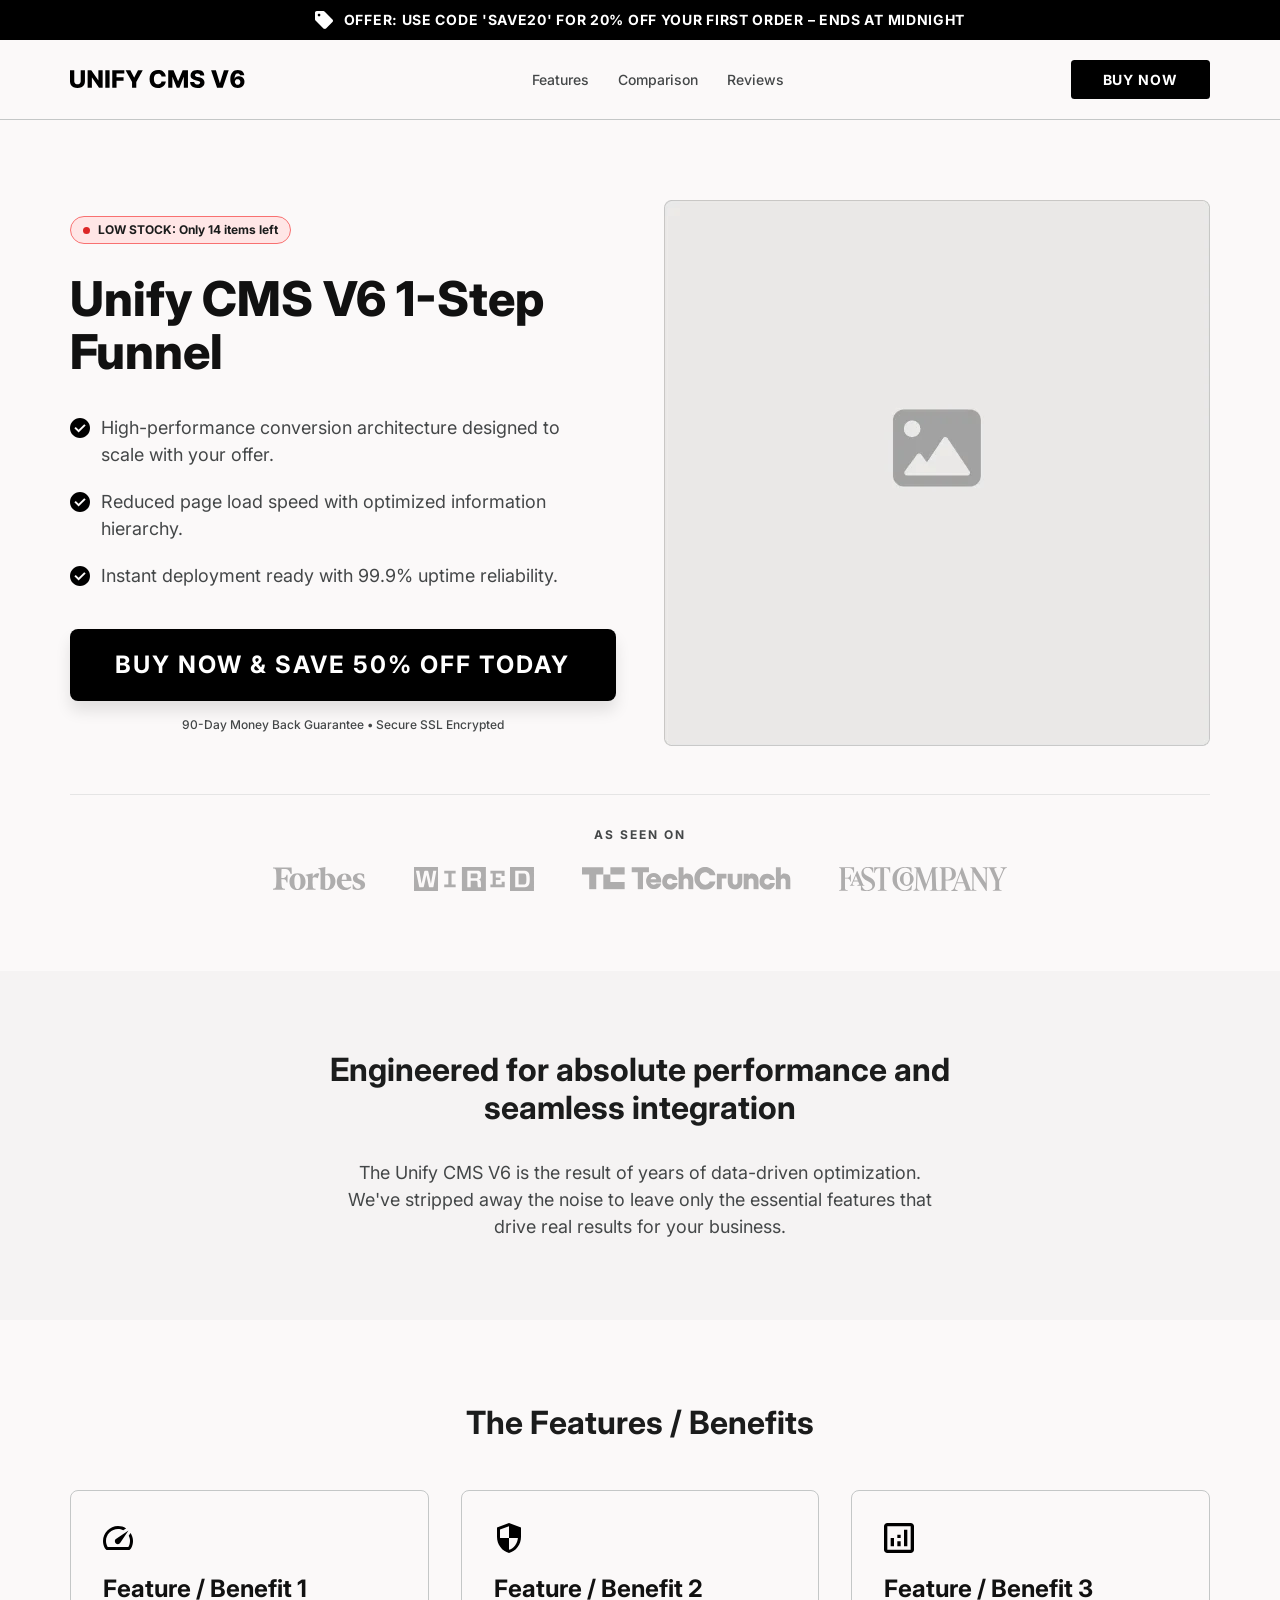
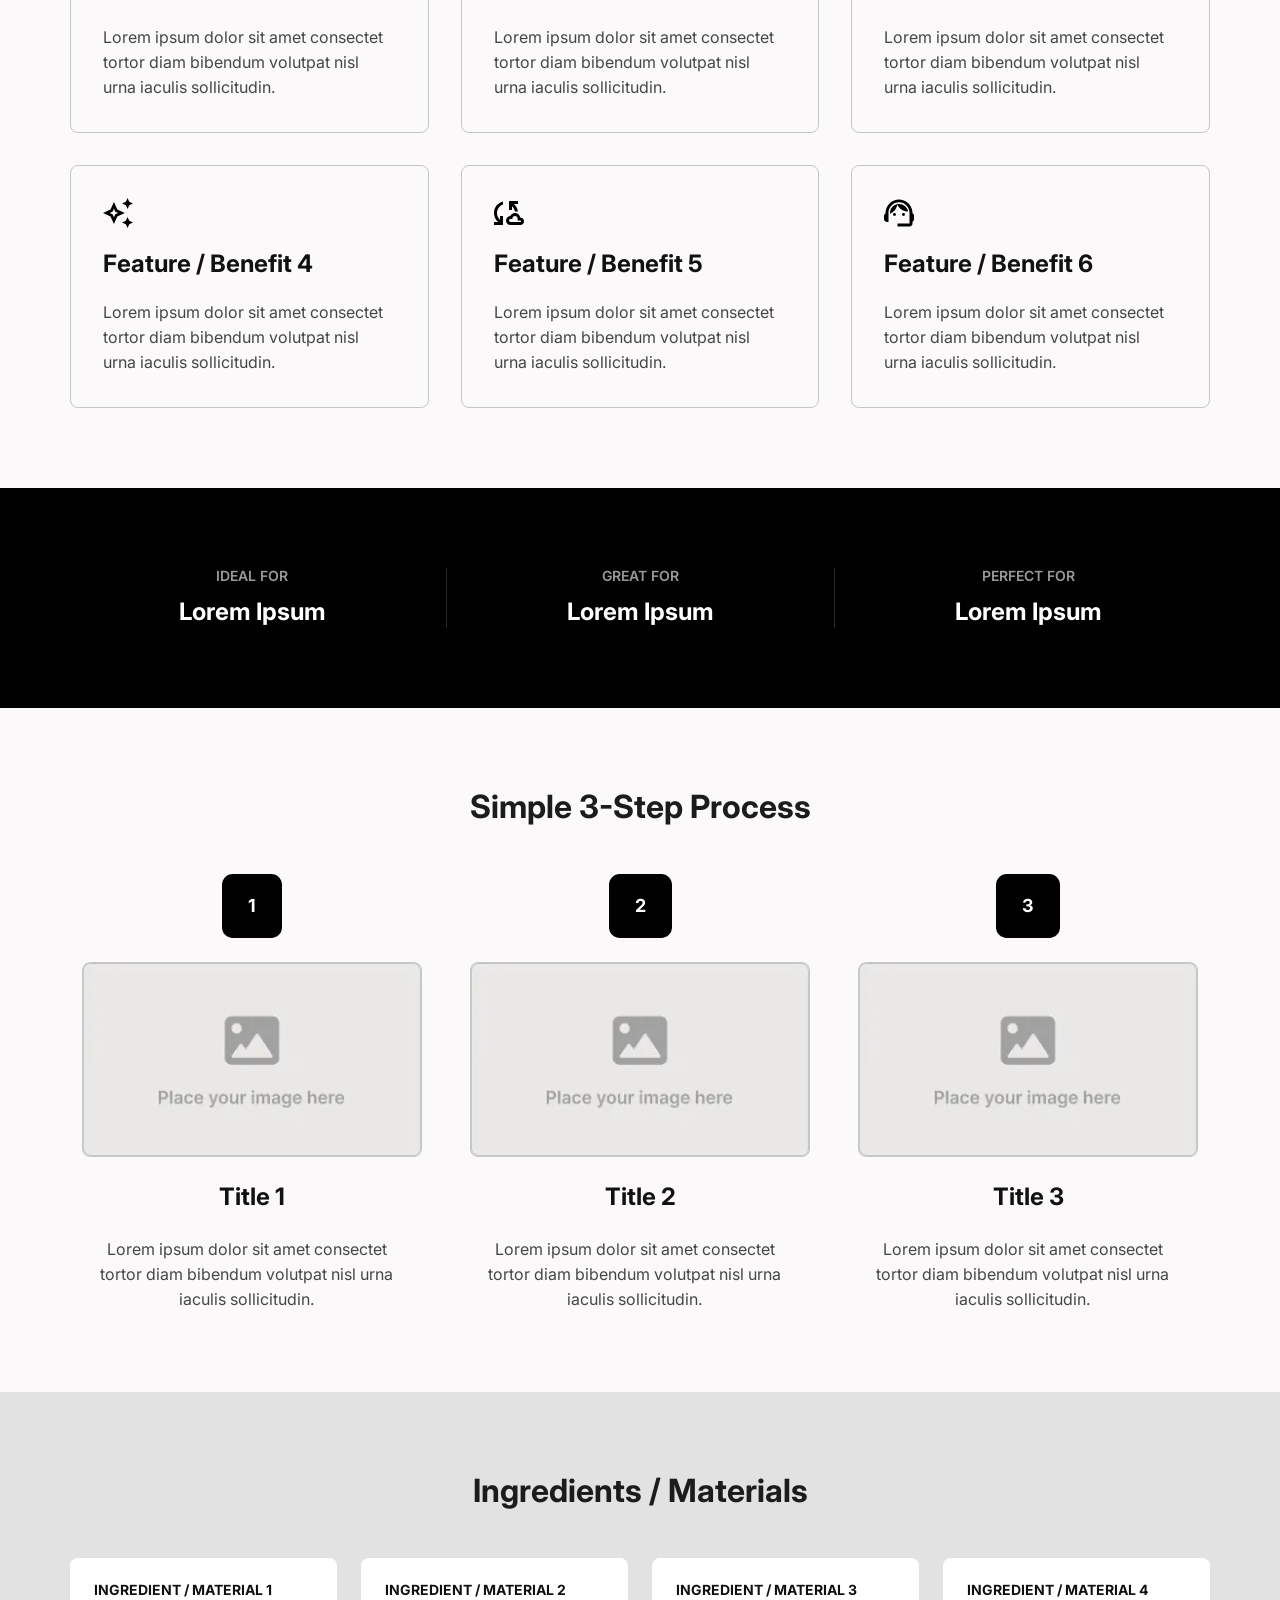
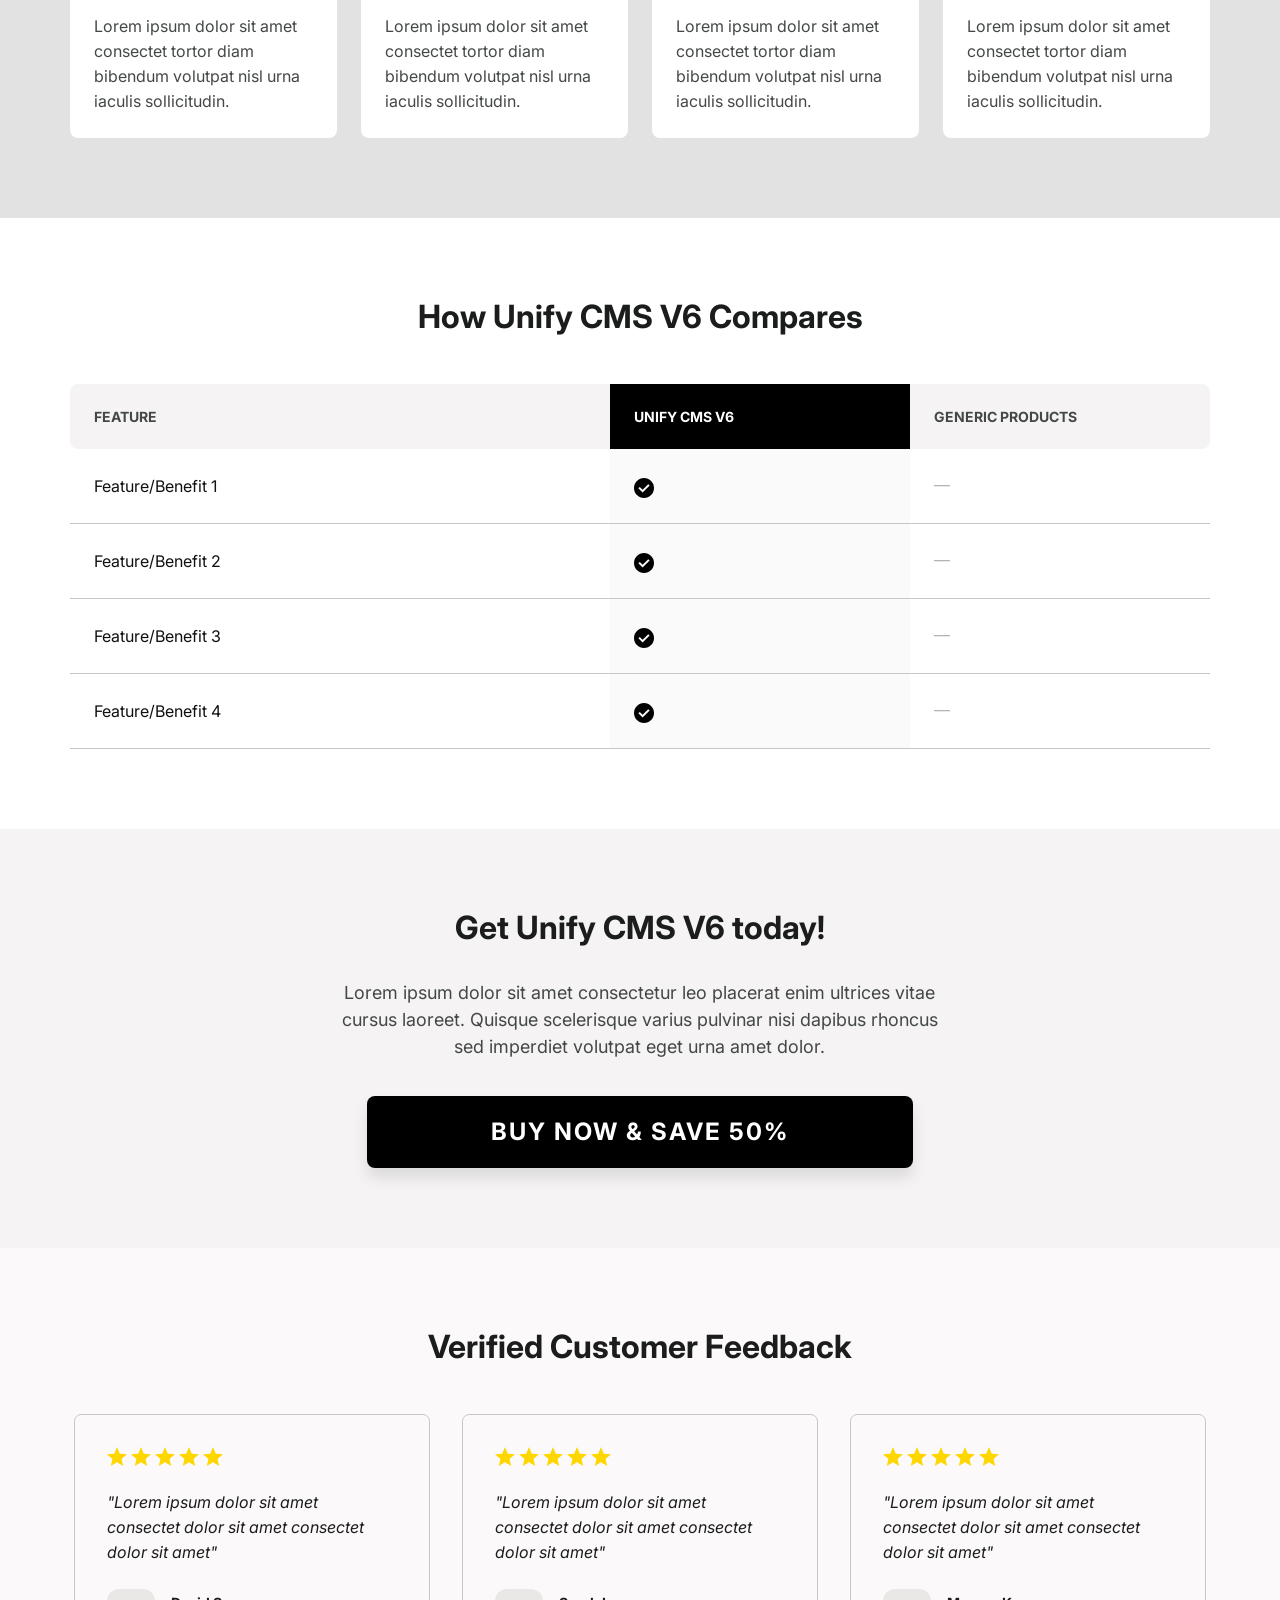
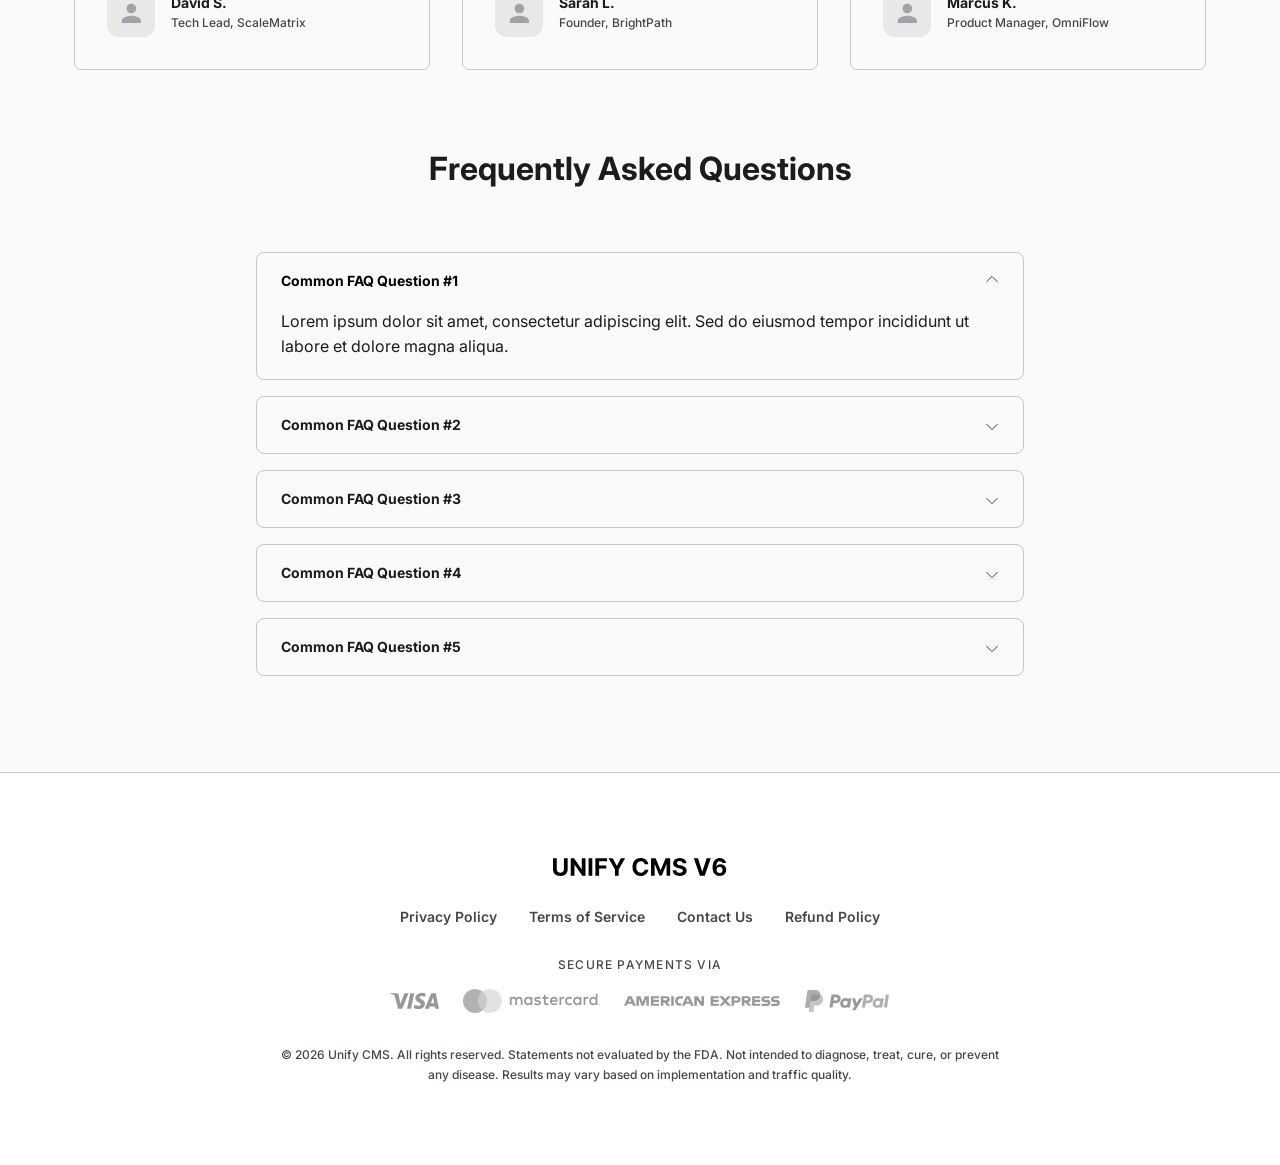
<file: index.html>
<!DOCTYPE html>
<html lang="en">

<head>
  <meta charset="UTF-8">
  <meta name="viewport" content="width=device-width, initial-scale=1.0">
  <title>Unify CMS V6</title>

  <!-- Google Fonts: Inter -->
  <link rel="preconnect" href="https://fonts.googleapis.com">
  <link rel="preconnect" href="https://fonts.gstatic.com" crossorigin>
  <link rel="preconnect" href="https://fonts.gstatic.com" crossorigin>
  <link href="https://fonts.googleapis.com/css2?family=Inter:ital,opsz,wght@0,14..32,100..900;1,14..32,100..900&display=swap" rel="stylesheet">

  <!-- Bootstrap 5 CDN -->
  <link href="https://cdn.jsdelivr.net/npm/bootstrap@5.3.3/dist/css/bootstrap.min.css" rel="stylesheet"
    integrity="sha384-QWTKZyjpPEjISv5WaRU9OFeRpok6YctnYmDr5pNlyT2bRjXh0JMhjY6hW+ALEwIH" crossorigin="anonymous">

  <!-- Custom CSS -->
  <link rel="stylesheet" href="css/style.css">
  <link rel="stylesheet" href="css/responsive.css">
</head>

<body class="landing-page">

  <!-- TOP BAR -->
  <div class="landing-top-bar">
    <div class="landing-container d-flex align-items-center justify-content-center landing-top-bar-inner ">
      <div class="landing-top-bar-marquee">
        <div class="landing-top-bar-track">
          <div class="landing-top-bar-content">
            <img src="images/top-bar-tag.svg" alt="Discount Offer" class="top-bar-icon">
            <span>OFFER: USE CODE 'SAVE20' FOR 20% OFF YOUR FIRST ORDER – ENDS AT MIDNIGHT</span>
          </div>
          <div class="landing-top-bar-content marquee-clone" aria-hidden="true">
            <img src="images/top-bar-tag.svg" alt="Discount Offer" class="top-bar-icon">
            <span>OFFER: USE CODE 'SAVE20' FOR 20% OFF YOUR FIRST ORDER – ENDS AT MIDNIGHT</span>
          </div>
          <div class="landing-top-bar-content marquee-clone" aria-hidden="true">
            <img src="images/top-bar-tag.svg" alt="Discount Offer" class="top-bar-icon">
            <span>OFFER: USE CODE 'SAVE20' FOR 20% OFF YOUR FIRST ORDER – ENDS AT MIDNIGHT</span>
          </div>
          <div class="landing-top-bar-content marquee-clone" aria-hidden="true">
            <img src="images/top-bar-tag.svg" alt="Discount Offer" class="top-bar-icon">
            <span>OFFER: USE CODE 'SAVE20' FOR 20% OFF YOUR FIRST ORDER – ENDS AT MIDNIGHT</span>
          </div>
        </div>
      </div>
    </div>
  </div>

  <!-- SITE HEADER -->
  <header class="site-header-unify landing-header header-section">
    <div
      class="container-unify landing-container header-unify-wrapper d-flex align-items-center justify-content-between">
      <a class="brand-unify landing-logo" href="/">
        <img src="./images/UNIFY-brand-logo.svg" class="unify-brand" alt="Brand Logo" />
        <!-- <span class="landing-logo-text">UNIFY CMS V6</span> -->
      </a>

      <nav class="desktop-nav">
        <ul class="nav-unify landing-nav">
          <li><a class="nav-link-unify" href="#features">Features</a></li>
          <li><a class="nav-link-unify" href="#comparison">Comparison</a></li>
          <li><a class="nav-link-unify" href="#reviews">Reviews</a></li>
        </ul>
      </nav>

      <div class="header-actions-unify landing-header-actions">
        <a href="#order" class="landing-btn-buy">BUY NOW</a>
      </div>
    </div>
  </header>

  <!-- HERO -->
  <section class="landing-section landing-hero">
    <div class="container-unify landing-container">
      <div class="row landing-hero-row">

        <div class="col-12 col-md-6 landing-hero-left">
          <div class="landing-hero-left-inner">
            <div class="low-stock-badge">
              <span class="low-stock-dot"></span>
              LOW STOCK: Only 14 items left
            </div>
            <h1 class="landing-hero-title">Unify CMS V6 1-Step Funnel</h1>

            <ul class="landing-hero-features">
              <li>
                <img src="./images/Icon-checked-circle.svg" class="" alt="Unify hero check icons" />
                <!-- <svg width="20" height="20" viewBox="0 0 20 20" fill="none" xmlns="http://www.w3.org/2000/svg">
                  <path d="M8.6 14.6L15.65 7.55L14.25 6.15L8.6 11.8L5.75 8.95L4.35 10.35L8.6 14.6ZM10 20C8.61667 20 7.31667 19.7375 6.1 19.2125C4.88333 18.6875 3.825 17.975 2.925 17.075C2.025 16.175 1.3125 15.1167 0.7875 13.9C0.2625 12.6833 0 11.3833 0 10C0 8.61667 0.2625 7.31667 0.7875 6.1C1.3125 4.88333 2.025 3.825 2.925 2.925C3.825 2.025 4.88333 1.3125 6.1 0.7875C7.31667 0.2625 8.61667 0 10 0C11.3833 0 12.6833 0.2625 13.9 0.7875C15.1167 1.3125 16.175 2.025 17.075 2.925C17.975 3.825 18.6875 4.88333 19.2125 6.1C19.7375 7.31667 20 8.61667 20 10C20 11.3833 19.7375 12.6833 19.2125 13.9C18.6875 15.1167 17.975 16.175 17.075 17.075C16.175 17.975 15.1167 18.6875 13.9 19.2125C12.6833 19.7375 11.3833 20 10 20Z" fill="black"/>
                </svg> -->
                <span>High-performance conversion architecture designed to scale with your offer.</span>
              </li>

              <li>
                <img src="./images/Icon-checked-circle.svg" class="" alt="Unify hero check icons" />
                <!-- <svg width="20" height="20" viewBox="0 0 20 20" fill="none" xmlns="http://www.w3.org/2000/svg">
                  <path d="M8.6 14.6L15.65 7.55L14.25 6.15L8.6 11.8L5.75 8.95L4.35 10.35L8.6 14.6ZM10 20C8.61667 20 7.31667 19.7375 6.1 19.2125C4.88333 18.6875 3.825 17.975 2.925 17.075C2.025 16.175 1.3125 15.1167 0.7875 13.9C0.2625 12.6833 0 11.3833 0 10C0 8.61667 0.2625 7.31667 0.7875 6.1C1.3125 4.88333 2.025 3.825 2.925 2.925C3.825 2.025 4.88333 1.3125 6.1 0.7875C7.31667 0.2625 8.61667 0 10 0C11.3833 0 12.6833 0.2625 13.9 0.7875C15.1167 1.3125 16.175 2.025 17.075 2.925C17.975 3.825 18.6875 4.88333 19.2125 6.1C19.7375 7.31667 20 8.61667 20 10C20 11.3833 19.7375 12.6833 19.2125 13.9C18.6875 15.1167 17.975 16.175 17.075 17.075C16.175 17.975 15.1167 18.6875 13.9 19.2125C12.6833 19.7375 11.3833 20 10 20Z" fill="black"/>
                </svg> -->
                <span>Reduced page load speed with optimized information hierarchy.</span>
              </li>

              <li>
                <img src="./images/Icon-checked-circle.svg" class="" alt="Unify hero check icons" />
                <!-- <svg width="20" height="20" viewBox="0 0 20 20" fill="none" xmlns="http://www.w3.org/2000/svg">
                    <path d="M8.6 14.6L15.65 7.55L14.25 6.15L8.6 11.8L5.75 8.95L4.35 10.35L8.6 14.6ZM10 20C8.61667 20 7.31667 19.7375 6.1 19.2125C4.88333 18.6875 3.825 17.975 2.925 17.075C2.025 16.175 1.3125 15.1167 0.7875 13.9C0.2625 12.6833 0 11.3833 0 10C0 8.61667 0.2625 7.31667 0.7875 6.1C1.3125 4.88333 2.025 3.825 2.925 2.925C3.825 2.025 4.88333 1.3125 6.1 0.7875C7.31667 0.2625 8.61667 0 10 0C11.3833 0 12.6833 0.2625 13.9 0.7875C15.1167 1.3125 16.175 2.025 17.075 2.925C17.975 3.825 18.6875 4.88333 19.2125 6.1C19.7375 7.31667 20 8.61667 20 10C20 11.3833 19.7375 12.6833 19.2125 13.9C18.6875 15.1167 17.975 16.175 17.075 17.075C16.175 17.975 15.1167 18.6875 13.9 19.2125C12.6833 19.7375 11.3833 20 10 20Z" fill="black"/>
                  </svg> -->
                <span>Instant deployment ready with 99.9% uptime reliability.</span>
              </li>
            </ul>

            <button type="button" class="unify-btn-primary order-now-button">BUY NOW & SaVE 50% OFF TODAY</button>

            <p class="landing-hero-left-moneyback">90-Day Money Back Guarantee • Secure SSL Encrypted</p>
          </div>
        </div>

        <div class="col-12 col-md-6 landing-hero-right">
          <img src="./images/hero-placeholder.webp" style="width: 100%;"/>
        </div>

      </div>
    </div>
  </section>

  <!-- TRUST LOGOS -->
  <section class="landing-section landing-trust">
    <div class="container-unify landing-container">
      <div class="landing-trust-inner">
        <div class="landing-trust-label">AS SEEN ON</div>

        <div class="landing-trust-slider slick-slider">
          <div class="slide landing-trust-slider-item">
            <img src="./images/logo-forbes.svg"/>
          </div>
          <div class="slide landing-trust-slider-item">
            <img src="./images/logo-wired.svg"/>
          </div>
          <div class="slide landing-trust-slider-item">
            <img src="./images/logo-techcrunch.svg"/>
          </div>
          <div class="slide landing-trust-slider-item">
            <img src="./images/logo-fastcompany.svg"/>
          </div>
        </div>
      </div>
    </div>
  </section>

  <!-- ENGINEERED -->
  <section class="landing-section landing-engineered">
    <div class="container-unify landing-container landing-text-center">
      <h2 class="landing-section-title section-title">
        Engineered for absolute performance and <br/> seamless integration
      </h2>
      <p class="landing-section-subtitle">The Unify CMS V6 is the result of years of data-driven optimization. We've stripped away the noise to leave only the essential features that drive real results for your business.</p>
    </div>
  </section>

  <!-- FEATURES -->
  <section class="landing-section landing-features">
    <div class="container-unify landing-container">
      <h2 class="landing-section-title section-title landing-text-center">The Features / Benefits</h2>

      <div class="row landing-features-grid">
        <div class="col-12 col-md-4">
          <div class="landing-feature-card d-flex flex-column">
            <img src="./images/icon-feature-benefit.svg" class="landing-feature-icon" alt="Unify Features / Benefits icon" />
            <!-- <svg width="30" height="24" viewBox="0 0 30 24" class="landing-feature-icon" fill="none" xmlns="http://www.w3.org/2000/svg">
              <path d="M12.675 17.25C13.275 17.85 14.05 18.1438 15 18.1313C15.95 18.1187 16.65 17.775 17.1 17.1L25.5 4.5L12.9 12.9C12.225 13.35 11.8688 14.0375 11.8313 14.9625C11.7937 15.8875 12.075 16.65 12.675 17.25ZM15 0C16.475 0 17.8938 0.20625 19.2563 0.61875C20.6187 1.03125 21.9 1.65 23.1 2.475L20.25 4.275C19.425 3.85 18.5688 3.53125 17.6812 3.31875C16.7937 3.10625 15.9 3 15 3C11.675 3 8.84375 4.16875 6.50625 6.50625C4.16875 8.84375 3 11.675 3 15C3 16.05 3.14375 17.0875 3.43125 18.1125C3.71875 19.1375 4.125 20.1 4.65 21H25.35C25.925 20.05 26.3438 19.0625 26.6063 18.0375C26.8688 17.0125 27 15.95 27 14.85C27 13.95 26.8937 13.075 26.6812 12.225C26.4688 11.375 26.15 10.55 25.725 9.75L27.525 6.9C28.275 8.075 28.8687 9.325 29.3062 10.65C29.7437 11.975 29.975 13.35 30 14.775C30.025 16.2 29.8625 17.5625 29.5125 18.8625C29.1625 20.1625 28.65 21.4 27.975 22.575C27.7 23.025 27.325 23.375 26.85 23.625C26.375 23.875 25.875 24 25.35 24H4.65C4.125 24 3.625 23.875 3.15 23.625C2.675 23.375 2.3 23.025 2.025 22.575C1.375 21.45 0.875 20.2563 0.525 18.9937C0.175 17.7312 0 16.4 0 15C0 12.925 0.39375 10.9812 1.18125 9.16875C1.96875 7.35625 3.04375 5.76875 4.40625 4.40625C5.76875 3.04375 7.3625 1.96875 9.1875 1.18125C11.0125 0.39375 12.95 0 15 0Z" fill="black"/>
            </svg> -->
            <h3 class="landing-feature-title">Feature / Benefit 1</h3>
            <p class="landing-feature-desc">
              Lorem ipsum dolor sit amet consectet tortor diam bibendum volutpat nisl urna iaculis sollicitudin.
            </p>
          </div>
        </div>

        <div class="col-12 col-md-4">
          <div class="landing-feature-card d-flex flex-column">
            <img src="./images/icon-feature-benefit2.svg" class="landing-feature-icon" alt="Unify Features / Benefits icon" />
            <!-- <svg width="24" height="30" viewBox="0 0 24 30" fill="none" class="landing-feature-icon" xmlns="http://www.w3.org/2000/svg">
              <path d="M12 30C8.525 29.125 5.65625 27.1312 3.39375 24.0187C1.13125 20.9062 0 17.45 0 13.65V4.5L12 0L24 4.5V13.65C24 17.45 22.8688 20.9062 20.6063 24.0187C18.3438 27.1312 15.475 29.125 12 30ZM12 26.85C14.425 26.1 16.45 24.6187 18.075 22.4062C19.7 20.1938 20.65 17.725 20.925 15H12V3.1875L3 6.5625V13.65C3 13.925 3 14.15 3 14.325C3 14.5 3.025 14.725 3.075 15H12V26.85Z" fill="black"/>
            </svg> -->
            <h3 class="landing-feature-title">Feature / Benefit 2</h3>
            <p class="landing-feature-desc">
              Lorem ipsum dolor sit amet consectet tortor diam bibendum volutpat nisl urna iaculis sollicitudin.
            </p>
          </div>
        </div>

        <div class="col-12 col-md-4">
          <div class="landing-feature-card d-flex flex-column">
            <img src="./images/icon-feature-benefit3.svg" class="landing-feature-icon" alt="Unify Features / Benefits icon" />
            <!-- <svg width="27" height="27" viewBox="0 0 27 27" class="landing-feature-icon" fill="none" xmlns="http://www.w3.org/2000/svg">
              <path d="M6 21H9V13.5H6V21ZM18 21H21V6H18V21ZM12 21H15V16.5H12V21ZM12 13.5H15V10.5H12V13.5ZM3 27C2.175 27 1.46875 26.7062 0.88125 26.1187C0.29375 25.5312 0 24.825 0 24V3C0 2.175 0.29375 1.46875 0.88125 0.88125C1.46875 0.29375 2.175 0 3 0H24C24.825 0 25.5312 0.29375 26.1187 0.88125C26.7062 1.46875 27 2.175 27 3V24C27 24.825 26.7062 25.5312 26.1187 26.1187C25.5312 26.7062 24.825 27 24 27H3ZM3 24H24V3H3V24ZM3 3V24V3Z" fill="black"/>
            </svg> -->
            <h3 class="landing-feature-title">Feature / Benefit 3</h3>
            <p class="landing-feature-desc">
              Lorem ipsum dolor sit amet consectet tortor diam bibendum volutpat nisl urna iaculis sollicitudin.
            </p>
          </div>
        </div>

        <div class="col-12 col-md-4">
          <div class="landing-feature-card d-flex flex-column">
            <img src="./images/icon-feature-benefit4.svg" class="landing-feature-icon" alt="Unify Features / Benefits icon" />
            <!-- <svg width="33" height="33" viewBox="0 0 33 33" class="landing-feature-icon" fill="none" xmlns="http://www.w3.org/2000/svg">
              <path d="M27 12L25.125 7.875L21 6L25.125 4.125L27 0L28.875 4.125L33 6L28.875 7.875L27 12ZM27 33L25.125 28.875L21 27L25.125 25.125L27 21L28.875 25.125L33 27L28.875 28.875L27 33ZM12 28.5L8.25 20.25L0 16.5L8.25 12.75L12 4.5L15.75 12.75L24 16.5L15.75 20.25L12 28.5ZM12 21.225L13.5 18L16.725 16.5L13.5 15L12 11.775L10.5 15L7.275 16.5L10.5 18L12 21.225Z" fill="black"/>
            </svg> -->
            <h3 class="landing-feature-title">Feature / Benefit 4</h3>
            <p class="landing-feature-desc">
              Lorem ipsum dolor sit amet consectet tortor diam bibendum volutpat nisl urna iaculis sollicitudin.
            </p>
          </div>
        </div>

        <div class="col-12 col-md-4">
          <div class="landing-feature-card d-flex flex-column">
            <img src="./images/icon-feature-benefit5.svg" class="landing-feature-icon" alt="Unify Features / Benefits icon" />
            <!-- <svg width="30" height="24" viewBox="0 0 30 24" fill="none" class="landing-feature-icon" xmlns="http://www.w3.org/2000/svg">
              <path d="M0 24V21H4.0875C2.8125 19.9 1.8125 18.575 1.0875 17.025C0.3625 15.475 0 13.8 0 12C0 9.2 0.85 6.73125 2.55 4.59375C4.25 2.45625 6.4 1.05 9 0.375V3.525C7.25 4.15 5.8125 5.23125 4.6875 6.76875C3.5625 8.30625 3 10.05 3 12C3 13.35 3.26875 14.5938 3.80625 15.7312C4.34375 16.8687 5.075 17.85 6 18.675V15H9V24H0ZM16.5 24C15.25 24 14.1875 23.5625 13.3125 22.6875C12.4375 21.8125 12 20.75 12 19.5C12 18.3 12.4125 17.2687 13.2375 16.4062C14.0625 15.5437 15.075 15.0875 16.275 15.0375C16.7 14.1375 17.3313 13.4062 18.1688 12.8438C19.0063 12.2812 19.95 12 21 12C22.325 12 23.4688 12.4312 24.4312 13.2937C25.3937 14.1562 25.975 15.225 26.175 16.5C27.225 16.5 28.125 16.8625 28.875 17.5875C29.625 18.3125 30 19.1875 30 20.2125C30 21.2625 29.6375 22.1562 28.9125 22.8937C28.1875 23.6312 27.3 24 26.25 24H16.5ZM20.85 10.5C20.675 9.475 20.3375 8.525 19.8375 7.65C19.3375 6.775 18.725 6 18 5.325V9H15V0H24V3H19.9125C20.9875 3.95 21.8687 5.0625 22.5562 6.3375C23.2437 7.6125 23.6875 9 23.8875 10.5H20.85ZM16.5 21H26.25C26.45 21 26.625 20.925 26.775 20.775C26.925 20.625 27 20.45 27 20.25C27 20.05 26.925 19.875 26.775 19.725C26.625 19.575 26.45 19.5 26.25 19.5H23.625V17.625C23.625 16.9 23.3688 16.2812 22.8563 15.7688C22.3438 15.2563 21.725 15 21 15C20.275 15 19.6562 15.2563 19.1437 15.7688C18.6312 16.2812 18.375 16.9 18.375 17.625V18H16.5C16.075 18 15.7188 18.1437 15.4312 18.4312C15.1437 18.7188 15 19.075 15 19.5C15 19.925 15.1437 20.2812 15.4312 20.5688C15.7188 20.8563 16.075 21 16.5 21Z" fill="black"/>
            </svg> -->
            <h3 class="landing-feature-title">Feature / Benefit 5</h3>
            <p class="landing-feature-desc">
              Lorem ipsum dolor sit amet consectet tortor diam bibendum volutpat nisl urna iaculis sollicitudin.
            </p>
          </div>
        </div>

        <div class="col-12 col-md-4">
          <div class="landing-feature-card d-flex flex-column">
            <img src="./images/icon-feature-benefit6.svg" class="landing-feature-icon" alt="Unify Features / Benefits icon" />
            <!-- <svg width="30" height="30" viewBox="0 0 30 30" fill="none" class="landing-feature-icon" xmlns="http://www.w3.org/2000/svg">
              <path d="M13.5 28.5V25.5H25.5V14.85C25.5 11.925 24.4813 9.44375 22.4438 7.40625C20.4062 5.36875 17.925 4.35 15 4.35C12.075 4.35 9.59375 5.36875 7.55625 7.40625C5.51875 9.44375 4.5 11.925 4.5 14.85V24H3C2.175 24 1.46875 23.7062 0.88125 23.1187C0.29375 22.5312 0 21.825 0 21V18C0 17.475 0.13125 16.9812 0.39375 16.5188C0.65625 16.0563 1.025 15.6875 1.5 15.4125L1.6125 13.425C1.8125 11.725 2.30625 10.15 3.09375 8.7C3.88125 7.25 4.86875 5.9875 6.05625 4.9125C7.24375 3.8375 8.60625 3 10.1438 2.4C11.6813 1.8 13.3 1.5 15 1.5C16.7 1.5 18.3125 1.8 19.8375 2.4C21.3625 3 22.725 3.83125 23.925 4.89375C25.125 5.95625 26.1125 7.2125 26.8875 8.6625C27.6625 10.1125 28.1625 11.6875 28.3875 13.3875L28.5 15.3375C28.975 15.5625 29.3438 15.9 29.6063 16.35C29.8688 16.8 30 17.275 30 17.775V21.225C30 21.725 29.8688 22.2 29.6063 22.65C29.3438 23.1 28.975 23.4375 28.5 23.6625V25.5C28.5 26.325 28.2062 27.0312 27.6187 27.6187C27.0312 28.2062 26.325 28.5 25.5 28.5H13.5ZM10.5 18C10.075 18 9.71875 17.8563 9.43125 17.5688C9.14375 17.2812 9 16.925 9 16.5C9 16.075 9.14375 15.7188 9.43125 15.4312C9.71875 15.1437 10.075 15 10.5 15C10.925 15 11.2812 15.1437 11.5688 15.4312C11.8563 15.7188 12 16.075 12 16.5C12 16.925 11.8563 17.2812 11.5688 17.5688C11.2812 17.8563 10.925 18 10.5 18ZM19.5 18C19.075 18 18.7188 17.8563 18.4312 17.5688C18.1437 17.2812 18 16.925 18 16.5C18 16.075 18.1437 15.7188 18.4312 15.4312C18.7188 15.1437 19.075 15 19.5 15C19.925 15 20.2812 15.1437 20.5688 15.4312C20.8563 15.7188 21 16.075 21 16.5C21 16.925 20.8563 17.2812 20.5688 17.5688C20.2812 17.8563 19.925 18 19.5 18ZM6.0375 15.675C5.8625 13.025 6.6625 10.75 8.4375 8.85C10.2125 6.95 12.425 6 15.075 6C17.3 6 19.2563 6.70625 20.9438 8.11875C22.6313 9.53125 23.65 11.3375 24 13.5375C21.725 13.5125 19.6313 12.9 17.7188 11.7C15.8062 10.5 14.3375 8.875 13.3125 6.825C12.9125 8.825 12.0688 10.6062 10.7812 12.1687C9.49375 13.7312 7.9125 14.9 6.0375 15.675Z" fill="black"/>
            </svg> -->
            <h3 class="landing-feature-title">Feature / Benefit 6</h3>
            <p class="landing-feature-desc">
              Lorem ipsum dolor sit amet consectet tortor diam bibendum volutpat nisl urna iaculis sollicitudin.
            </p>
          </div>
        </div>
      </div>
    </div>
  </section>

  <!-- DARK STRIP -->
  <section class="landing-section landing-dark-strip">
    <div class="container-unify landing-container">
      <div class="row">
        <div class="col-12 col-md-4 landing-stat-col">
          <div class="landing-stat-label">IDEAL FOR</div>
          <div class="landing-stat-value">Lorem Ipsum</div>
        </div>
        <div class="col-12 col-md-4 landing-stat-col landing-stat-border">
          <div class="landing-stat-label">GREAT FOR</div>
          <div class="landing-stat-value">Lorem Ipsum</div>
        </div>
        <div class="col-12 col-md-4 landing-stat-col landing-stat-border">
          <div class="landing-stat-label">PERFECT FOR</div>
          <div class="landing-stat-value">Lorem Ipsum</div>
        </div>
      </div>
    </div>
  </section>

  <!-- 3-STEP PROCESS -->
  <section class="landing-section landing-process">
    <div class="container-unify landing-container">
      <h2 class="landing-section-title section-title landing-text-center">Simple 3-Step Process</h2>

      <div class="row landing-process-grid">
        <div class="col-12 col-md-4">
          <div class="landing-process-card">
            <div class="landing-process-num">1</div>
            <div class="landing-img-placeholder">
              <img src="./images/placeholder-step-process.webp" class="" alt="placeholder image of Step Process" />
              <!-- <svg viewBox="0 0 24 24" fill="none" stroke="currentColor" stroke-width="2">
                <rect x="3" y="3" width="18" height="18" rx="2" />
                <circle cx="8.5" cy="8.5" r="1.5" />
                <polyline points="21 15 16 10 5 21" />
              </svg>
              <span>Find your image here</span> -->
            </div>
            <h3 class="landing-process-title">Title 1</h3>
            <p class="landing-process-desc">
              Lorem ipsum dolor sit amet consectet tortor diam bibendum volutpat nisl urna iaculis sollicitudin.
            </p>
          </div>
        </div>

        <div class="col-12 col-md-4">
          <div class="landing-process-card">
            <div class="landing-process-num">2</div>
            <div class="landing-img-placeholder">
              <img src="./images/placeholder-step-process.webp" class="" alt="placeholder image of Step Process" />
              <!-- <svg viewBox="0 0 24 24" fill="none" stroke="currentColor" stroke-width="2">
                <rect x="3" y="3" width="18" height="18" rx="2" />
                <circle cx="8.5" cy="8.5" r="1.5" />
                <polyline points="21 15 16 10 5 21" />
              </svg>
              <span>Find your image here</span> -->
            </div>
            <h3 class="landing-process-title">Title 2</h3>
            <p class="landing-process-desc">Lorem ipsum dolor sit amet consectet tortor diam bibendum volutpat nisl urna iaculis sollicitudin.
            </p>
          </div>
        </div>
        
        <div class="col-12 col-md-4">
          <div class="landing-process-card">
            <div class="landing-process-num">3</div>
            <div class="landing-img-placeholder">
              <img src="./images/placeholder-step-process.webp" class="" alt="placeholder image of Step Process" />
              <!-- <svg viewBox="0 0 24 24" fill="none" stroke="currentColor" stroke-width="2">
                <rect x="3" y="3" width="18" height="18" rx="2" />
                <circle cx="8.5" cy="8.5" r="1.5" />
                <polyline points="21 15 16 10 5 21" />
              </svg>
              <span>Find your image here</span> -->
            </div>
            <h3 class="landing-process-title">Title 3</h3>
            <p class="landing-process-desc">Lorem ipsum dolor sit amet consectet tortor diam bibendum volutpat nisl urna iaculis sollicitudin.
            </p>
          </div>
        </div>
      </div>
    </div>
  </section>

  <!-- MATERIALS -->
  <section class="landing-section landing-materials">
    <div class="container-unify landing-container">
      <h2 class="landing-section-title section-title landing-text-center">Ingredients / Materials</h2>

      <div class="row landing-materials-grid">
        <div class="col-12 col-md-3">
          <div class="landing-material-card">
            <h4 class="landing-material-title">Ingredient / Material 1</h4>
            <p class="landing-material-desc">
              Lorem ipsum dolor sit amet consectet tortor diam bibendum volutpat nisl urna iaculis sollicitudin.
            </p>
          </div>
        </div>

        <div class="col-12 col-md-3">
          <div class="landing-material-card">
            <h4 class="landing-material-title">Ingredient / Material 2</h4>
            <p class="landing-material-desc">
              Lorem ipsum dolor sit amet consectet tortor diam bibendum volutpat nisl urna iaculis sollicitudin.
            </p>
          </div>
        </div>

        <div class="col-12 col-md-3">
          <div class="landing-material-card">
            <h4 class="landing-material-title">Ingredient / Material 3</h4>
            <p class="landing-material-desc">
              Lorem ipsum dolor sit amet consectet tortor diam bibendum volutpat nisl urna iaculis sollicitudin.</p>
          </div>
        </div>

        <div class="col-12 col-md-3">
          <div class="landing-material-card">
            <h4 class="landing-material-title">Ingredient / Material 4</h4>
            <p class="landing-material-desc">
              Lorem ipsum dolor sit amet consectet tortor diam bibendum volutpat nisl urna iaculis sollicitudin.
            </p>
          </div>
        </div>
      </div>
    </div>
  </section>

  <!-- COMPARISON -->
  <section class="landing-section landing-comparison">
    <div class="container-unify landing-container">
      <h2 class="landing-section-title section-title landing-text-center">How Unify CMS V6 Compares</h2>

      <div class="landing-table-wrapper">
        <table class="landing-table">
          <thead>
            <tr>
              <th>FEATURE</th>
              <th class="landing-table-highlight">UNIFY CMS V6</th>
              <th>GENERIC PRODUCTS</th>
            </tr>
          </thead>
          <tbody>
            <tr>
              <td>Feature/Benefit 1</td>
              <td class="landing-table-highlight">
                <img src="./images/Icon-checked-circle.svg" class="" alt="Unify Compares check icons" />
                <!-- <svg width="20" height="20" viewBox="0 0 20 20" fill="none" xmlns="http://www.w3.org/2000/svg">
                  <path d="M8.6 14.6L15.65 7.55L14.25 6.15L8.6 11.8L5.75 8.95L4.35 10.35L8.6 14.6ZM10 20C8.61667 20 7.31667 19.7375 6.1 19.2125C4.88333 18.6875 3.825 17.975 2.925 17.075C2.025 16.175 1.3125 15.1167 0.7875 13.9C0.2625 12.6833 0 11.3833 0 10C0 8.61667 0.2625 7.31667 0.7875 6.1C1.3125 4.88333 2.025 3.825 2.925 2.925C3.825 2.025 4.88333 1.3125 6.1 0.7875C7.31667 0.2625 8.61667 0 10 0C11.3833 0 12.6833 0.2625 13.9 0.7875C15.1167 1.3125 16.175 2.025 17.075 2.925C17.975 3.825 18.6875 4.88333 19.2125 6.1C19.7375 7.31667 20 8.61667 20 10C20 11.3833 19.7375 12.6833 19.2125 13.9C18.6875 15.1167 17.975 16.175 17.075 17.075C16.175 17.975 15.1167 18.6875 13.9 19.2125C12.6833 19.7375 11.3833 20 10 20Z" fill="black"></path>
                </svg> -->
              </td>
              <td>
                <span class="landing-table-minus">
                  <img src="./images/icon-table-NA.svg" class="" alt="Unify table NA" />
                  <!-- <svg width="16" height="2" viewBox="0 0 16 2" fill="none" xmlns="http://www.w3.org/2000/svg">
                    <path d="M16 0V1.29688H0V0H16Z" fill="#444748"/>
                  </svg> -->
                </span>
              </td>
            </tr>
            <tr>
              <td>Feature/Benefit 2</td>
              <td class="landing-table-highlight">
                <img src="./images/Icon-checked-circle.svg" class="" alt="Unify Compares check icons" />
                <!-- <svg width="20" height="20" viewBox="0 0 20 20" fill="none" xmlns="http://www.w3.org/2000/svg">
                  <path d="M8.6 14.6L15.65 7.55L14.25 6.15L8.6 11.8L5.75 8.95L4.35 10.35L8.6 14.6ZM10 20C8.61667 20 7.31667 19.7375 6.1 19.2125C4.88333 18.6875 3.825 17.975 2.925 17.075C2.025 16.175 1.3125 15.1167 0.7875 13.9C0.2625 12.6833 0 11.3833 0 10C0 8.61667 0.2625 7.31667 0.7875 6.1C1.3125 4.88333 2.025 3.825 2.925 2.925C3.825 2.025 4.88333 1.3125 6.1 0.7875C7.31667 0.2625 8.61667 0 10 0C11.3833 0 12.6833 0.2625 13.9 0.7875C15.1167 1.3125 16.175 2.025 17.075 2.925C17.975 3.825 18.6875 4.88333 19.2125 6.1C19.7375 7.31667 20 8.61667 20 10C20 11.3833 19.7375 12.6833 19.2125 13.9C18.6875 15.1167 17.975 16.175 17.075 17.075C16.175 17.975 15.1167 18.6875 13.9 19.2125C12.6833 19.7375 11.3833 20 10 20Z" fill="black"></path>
                </svg> -->
              </td>
              <td>
                <span class="landing-table-minus">
                  <img src="./images/icon-table-NA.svg" class="" alt="Unify table NA" />
                  <!-- <svg width="16" height="2" viewBox="0 0 16 2" fill="none" xmlns="http://www.w3.org/2000/svg">
                    <path d="M16 0V1.29688H0V0H16Z" fill="#444748"/>
                  </svg> -->
                </span>
              </td>
            </tr>
            <tr>
              <td>Feature/Benefit 3</td>
              <td class="landing-table-highlight">
                <img src="./images/Icon-checked-circle.svg" class="" alt="Unify Compares check icons" />
                <!-- <svg width="20" height="20" viewBox="0 0 20 20" fill="none" xmlns="http://www.w3.org/2000/svg">
                  <path d="M8.6 14.6L15.65 7.55L14.25 6.15L8.6 11.8L5.75 8.95L4.35 10.35L8.6 14.6ZM10 20C8.61667 20 7.31667 19.7375 6.1 19.2125C4.88333 18.6875 3.825 17.975 2.925 17.075C2.025 16.175 1.3125 15.1167 0.7875 13.9C0.2625 12.6833 0 11.3833 0 10C0 8.61667 0.2625 7.31667 0.7875 6.1C1.3125 4.88333 2.025 3.825 2.925 2.925C3.825 2.025 4.88333 1.3125 6.1 0.7875C7.31667 0.2625 8.61667 0 10 0C11.3833 0 12.6833 0.2625 13.9 0.7875C15.1167 1.3125 16.175 2.025 17.075 2.925C17.975 3.825 18.6875 4.88333 19.2125 6.1C19.7375 7.31667 20 8.61667 20 10C20 11.3833 19.7375 12.6833 19.2125 13.9C18.6875 15.1167 17.975 16.175 17.075 17.075C16.175 17.975 15.1167 18.6875 13.9 19.2125C12.6833 19.7375 11.3833 20 10 20Z" fill="black"></path>
                </svg> -->
              </td>
              <td>
                <span class="landing-table-minus">
                  <img src="./images/icon-table-NA.svg" class="" alt="Unify table NA" />
                  <!-- <svg width="16" height="2" viewBox="0 0 16 2" fill="none" xmlns="http://www.w3.org/2000/svg">
                    <path d="M16 0V1.29688H0V0H16Z" fill="#444748"/>
                  </svg> -->
                </span>
              </td>
            </tr>
            <tr>
              <td>Feature/Benefit 4</td>
              <td class="landing-table-highlight">
                <img src="./images/Icon-checked-circle.svg" class="" alt="Unify Compares check icons" />
                <!-- <svg width="20" height="20" viewBox="0 0 20 20" fill="none" xmlns="http://www.w3.org/2000/svg">
                  <path d="M8.6 14.6L15.65 7.55L14.25 6.15L8.6 11.8L5.75 8.95L4.35 10.35L8.6 14.6ZM10 20C8.61667 20 7.31667 19.7375 6.1 19.2125C4.88333 18.6875 3.825 17.975 2.925 17.075C2.025 16.175 1.3125 15.1167 0.7875 13.9C0.2625 12.6833 0 11.3833 0 10C0 8.61667 0.2625 7.31667 0.7875 6.1C1.3125 4.88333 2.025 3.825 2.925 2.925C3.825 2.025 4.88333 1.3125 6.1 0.7875C7.31667 0.2625 8.61667 0 10 0C11.3833 0 12.6833 0.2625 13.9 0.7875C15.1167 1.3125 16.175 2.025 17.075 2.925C17.975 3.825 18.6875 4.88333 19.2125 6.1C19.7375 7.31667 20 8.61667 20 10C20 11.3833 19.7375 12.6833 19.2125 13.9C18.6875 15.1167 17.975 16.175 17.075 17.075C16.175 17.975 15.1167 18.6875 13.9 19.2125C12.6833 19.7375 11.3833 20 10 20Z" fill="black"></path>
                </svg> -->
              </td>
              <td>
                <span class="landing-table-minus">
                  <img src="./images/icon-table-NA.svg" class="" alt="Unify table NA" />
                  <!-- <svg width="16" height="2" viewBox="0 0 16 2" fill="none" xmlns="http://www.w3.org/2000/svg">
                    <path d="M16 0V1.29688H0V0H16Z" fill="#444748"/>
                  </svg> -->
                </span>
              </td>
            </tr>
          </tbody>
        </table>
      </div>
    </div>
  </section>

  <!-- TODAY CTA -->
  <section class="landing-section landing-today">
    <div class="container-unify landing-container landing-text-center">
      <h2 class="landing-section-title section-title">Get Unify CMS V6 today!</h2>
      <p class="landing-section-subtitle">Lorem ipsum dolor sit amet consectetur leo placerat enim ultrices vitae cursus laoreet. Quisque scelerisque varius pulvinar nisi dapibus rhoncus sed imperdiet volutpat eget urna amet dolor.
      </p>
      <div class="landing-mt-40">
        <button type="button" class="unify-btn-primary order-now-button">BUY NOW & SAVE 50%</button>
      </div>
    </div>
  </section>

  <!-- CUSTOMER FEEDBACK -->
  <section class="landing-section landing-feedback">
    <div class="container-unify landing-container">
      <h2 class="landing-section-title section-title landing-text-center">Verified Customer Feedback</h2>

      <div class="row landing-feedback-grid">
        <div class="col-12 col-md-4">
          <div class="landing-feedback-card">
            <div class="landing-stars">
              <img src="./images/Icon-rating-star.svg" class="" alt="" />
              <img src="./images/Icon-rating-star.svg" class="" alt="" />
              <img src="./images/Icon-rating-star.svg" class="" alt="" />
              <img src="./images/Icon-rating-star.svg" class="" alt="" />
              <img src="./images/Icon-rating-star.svg" class="" alt="" />
            </div>
            <p class="landing-feedback-quote">"Lorem ipsum dolor sit amet consectet dolor sit amet consectet dolor sit
              amet"</p>
            <div class="landing-testimonial-author">
              <div class="landing-author-avatar">
                <svg viewBox="0 0 24 24" fill="var(--text-light-gray)">
                  <path
                    d="M12 12c2.21 0 4-1.79 4-4s-1.79-4-4-4-4 1.79-4 4 1.79 4 4 4zm0 2c-2.67 0-8 1.34-8 4v2h16v-2c0-2.66-5.33-4-8-4z" />
                </svg>
              </div>
              <div class="landing-author-info">
                <strong>David S.</strong>
                <span>Tech Lead, ScaleMatrix</span>
              </div>

            </div>
          </div>
        </div>
        
        <div class="col-12 col-md-4">
          <div class="landing-feedback-card">
            <div class="landing-stars">
              <img src="./images/Icon-rating-star.svg" class="" alt="" />
              <img src="./images/Icon-rating-star.svg" class="" alt="" />
              <img src="./images/Icon-rating-star.svg" class="" alt="" />
              <img src="./images/Icon-rating-star.svg" class="" alt="" />
              <img src="./images/Icon-rating-star.svg" class="" alt="" />
              <!-- <svg viewBox="0 0 24 24" fill="var(--color-star)">
                <path d="M12 17.27L18.18 21l-1.64-7.03L22 9.24l-7.19-.61L12 2 9.19 8.63 2 9.24l5.46 4.73L5.82 21z" />
              </svg>
              <svg viewBox="0 0 24 24" fill="var(--color-star)">
                <path d="M12 17.27L18.18 21l-1.64-7.03L22 9.24l-7.19-.61L12 2 9.19 8.63 2 9.24l5.46 4.73L5.82 21z" />
              </svg>
              <svg viewBox="0 0 24 24" fill="var(--color-star)">
                <path d="M12 17.27L18.18 21l-1.64-7.03L22 9.24l-7.19-.61L12 2 9.19 8.63 2 9.24l5.46 4.73L5.82 21z" />
              </svg>
              <svg viewBox="0 0 24 24" fill="var(--color-star)">
                <path d="M12 17.27L18.18 21l-1.64-7.03L22 9.24l-7.19-.61L12 2 9.19 8.63 2 9.24l5.46 4.73L5.82 21z" />
              </svg>
              <svg viewBox="0 0 24 24" fill="var(--color-star)">
                <path d="M12 17.27L18.18 21l-1.64-7.03L22 9.24l-7.19-.61L12 2 9.19 8.63 2 9.24l5.46 4.73L5.82 21z" />
              </svg> -->
            </div>
            <p class="landing-feedback-quote">"Lorem ipsum dolor sit amet consectet dolor sit amet consectet dolor sit
              amet"</p>
            <div class="landing-testimonial-author">
              <div class="landing-author-avatar">
                <svg viewBox="0 0 24 24" fill="var(--text-light-gray)">
                  <path
                    d="M12 12c2.21 0 4-1.79 4-4s-1.79-4-4-4-4 1.79-4 4 1.79 4 4 4zm0 2c-2.67 0-8 1.34-8 4v2h16v-2c0-2.66-5.33-4-8-4z" />
                </svg>
              </div>
              <div class="landing-author-info">
                <strong>Sarah L.</strong>
                <span>Founder, BrightPath</span>
              </div>
            </div>
          </div>
        </div>

        <div class="col-12 col-md-4">
          <div class="landing-feedback-card">
            <div class="landing-stars">
              <img src="./images/Icon-rating-star.svg" class="" alt="" />
              <img src="./images/Icon-rating-star.svg" class="" alt="" />
              <img src="./images/Icon-rating-star.svg" class="" alt="" />
              <img src="./images/Icon-rating-star.svg" class="" alt="" />
              <img src="./images/Icon-rating-star.svg" class="" alt="" />
              <!-- <svg viewBox="0 0 24 24" fill="var(--color-star)">
                <path d="M12 17.27L18.18 21l-1.64-7.03L22 9.24l-7.19-.61L12 2 9.19 8.63 2 9.24l5.46 4.73L5.82 21z" />
              </svg>
              <svg viewBox="0 0 24 24" fill="var(--color-star)">
                <path d="M12 17.27L18.18 21l-1.64-7.03L22 9.24l-7.19-.61L12 2 9.19 8.63 2 9.24l5.46 4.73L5.82 21z" />
              </svg>
              <svg viewBox="0 0 24 24" fill="var(--color-star)">
                <path d="M12 17.27L18.18 21l-1.64-7.03L22 9.24l-7.19-.61L12 2 9.19 8.63 2 9.24l5.46 4.73L5.82 21z" />
              </svg>
              <svg viewBox="0 0 24 24" fill="var(--color-star)">
                <path d="M12 17.27L18.18 21l-1.64-7.03L22 9.24l-7.19-.61L12 2 9.19 8.63 2 9.24l5.46 4.73L5.82 21z" />
              </svg>
              <svg viewBox="0 0 24 24" fill="var(--color-star)">
                <path d="M12 17.27L18.18 21l-1.64-7.03L22 9.24l-7.19-.61L12 2 9.19 8.63 2 9.24l5.46 4.73L5.82 21z" />
              </svg> -->
            </div>
            <p class="landing-feedback-quote">"Lorem ipsum dolor sit amet consectet dolor sit amet consectet dolor sit
              amet"</p>
            <div class="landing-testimonial-author">
              <div class="landing-author-avatar">
                <svg viewBox="0 0 24 24" fill="var(--text-light-gray)">
                  <path
                    d="M12 12c2.21 0 4-1.79 4-4s-1.79-4-4-4-4 1.79-4 4 1.79 4 4 4zm0 2c-2.67 0-8 1.34-8 4v2h16v-2c0-2.66-5.33-4-8-4z" />
                </svg>
              </div>
              <div class="landing-author-info">
                <strong>Marcus K.</strong>
                <span>Product Manager, OmniFlow</span>
              </div>
            </div>
          </div>
        </div>
      </div>
    </div>
  </section>

  <!-- FAQ -->
  <section class="landing-section landing-faq">
    <div class="container-unify landing-container">
      <h2 class="landing-section-title section-title landing-text-center">Frequently Asked Questions</h2>

      <div class="landing-faq-accordion accordion" id="faqAccordion">
        <div class="accordion-item landing-accordion-item">
          <h4 class="accordion-header" id="headingOne">
            <button class="accordion-button landing-accordion-btn" type="button" data-bs-toggle="collapse"
              data-bs-target="#collapseOne" aria-expanded="true" aria-controls="collapseOne">
              Common FAQ Question #1
            </button>
          </h4>
          <div id="collapseOne" class="accordion-collapse collapse show" aria-labelledby="headingOne"
            data-bs-parent="#faqAccordion">
            <div class="accordion-body landing-accordion-body">
              Lorem ipsum dolor sit amet, consectetur adipiscing elit. Sed do eiusmod tempor incididunt ut labore et
              dolore magna aliqua.
            </div>
          </div>
        </div>
        <div class="accordion-item landing-accordion-item">
          <h4 class="accordion-header" id="headingTwo">
            <button class="accordion-button landing-accordion-btn collapsed" type="button" data-bs-toggle="collapse"
              data-bs-target="#collapseTwo" aria-expanded="false" aria-controls="collapseTwo">
              Common FAQ Question #2
            </button>
          </h4>
          <div id="collapseTwo" class="accordion-collapse collapse" aria-labelledby="headingTwo"
            data-bs-parent="#faqAccordion">
            <div class="accordion-body landing-accordion-body">
              Lorem ipsum dolor sit amet, consectetur adipiscing elit.
            </div>
          </div>
        </div>
        <div class="accordion-item landing-accordion-item">
          <h4 class="accordion-header" id="headingThree">
            <button class="accordion-button landing-accordion-btn collapsed" type="button" data-bs-toggle="collapse"
              data-bs-target="#collapseThree" aria-expanded="false" aria-controls="collapseThree">
              Common FAQ Question #3
            </button>
          </h4>
          <div id="collapseThree" class="accordion-collapse collapse" aria-labelledby="headingThree"
            data-bs-parent="#faqAccordion">
            <div class="accordion-body landing-accordion-body">
              Lorem ipsum dolor sit amet, consectetur adipiscing elit.
            </div>
          </div>
        </div>
        <div class="accordion-item landing-accordion-item">
          <h4 class="accordion-header" id="headingFour">
            <button class="accordion-button landing-accordion-btn collapsed" type="button" data-bs-toggle="collapse"
              data-bs-target="#collapseFour" aria-expanded="false" aria-controls="collapseFour">
              Common FAQ Question #4
            </button>
          </h4>
          <div id="collapseFour" class="accordion-collapse collapse" aria-labelledby="headingFour"
            data-bs-parent="#faqAccordion">
            <div class="accordion-body landing-accordion-body">
              Lorem ipsum dolor sit amet, consectetur adipiscing elit.
            </div>
          </div>
        </div>

        <div class="accordion-item landing-accordion-item">
          <h4 class="accordion-header" id="headingFive">
            <button class="accordion-button landing-accordion-btn collapsed" type="button" data-bs-toggle="collapse"
              data-bs-target="#collapseFive" aria-expanded="false" aria-controls="collapseFive">
              Common FAQ Question #5
            </button>
          </h4>
          <div id="collapseFive" class="accordion-collapse collapse" aria-labelledby="headingFive"
            data-bs-parent="#faqAccordion">
            <div class="accordion-body landing-accordion-body">
              Lorem ipsum dolor sit amet, consectetur adipiscing elit.
            </div>
          </div>
        </div>
      </div>
    </div>
  </section>

  <!-- SITE FOOTER -->
  <footer class="site-footer-unify footer-section section-padding-unify">
    <div class="container-unify">
      <div class="row gy-5">
        <div class="col-lg-12 d-flex flex-column align-items-center text-center">
          <a class="brand-unify d-block landing-mb-40" href="/">
            <img src="images/footer-logo.svg" alt="" srcset="">
          </a>
          <div class="landing-footer-links">
            <a href="#">Privacy Policy</a>
            <a href="#">Terms of Service</a>
            <a href="#">Contact Us</a>
            <a href="#">Refund Policy</a>
          </div>
          <span class="secure-payment-text">SECURE PAYMENTS VIA</span>
          <div class="payment-card-holder">
            <img src="images/vs.svg" alt="" srcset="">
            <img src="images/mc.svg" alt="" srcset="">
            <img src="images/ae.svg" alt="" srcset="">
            <img src="images/pp.svg" alt="" srcset="">
          </div>
          <h6 class="footer-subtext-unify mb-0 mt-3">&copy; 2026 Unify CMS. All rights reserved. Statements not evaluated by the FDA. Not intended to diagnose, treat, cure, or prevent any
disease. Results may vary based on implementation and traffic quality.</h6>
        </div>
      </div>
    </div>
  </footer>

    <script src="https://code.jquery.com/jquery-3.7.1.min.js"></script>
    <script src="https://cdn.jsdelivr.net/npm/bootstrap@5.3.3/dist/js/bootstrap.bundle.min.js"
    integrity="sha384-YvpcrYf0tY3lHB60NNkmXc5s9fDVZLESaAA55NDzOxhy9GkcIdslK1eN7N6jIeHz"
    crossorigin="anonymous"></script>

    <script src="./js/app.js"></script>
</body>

</html>
</file>
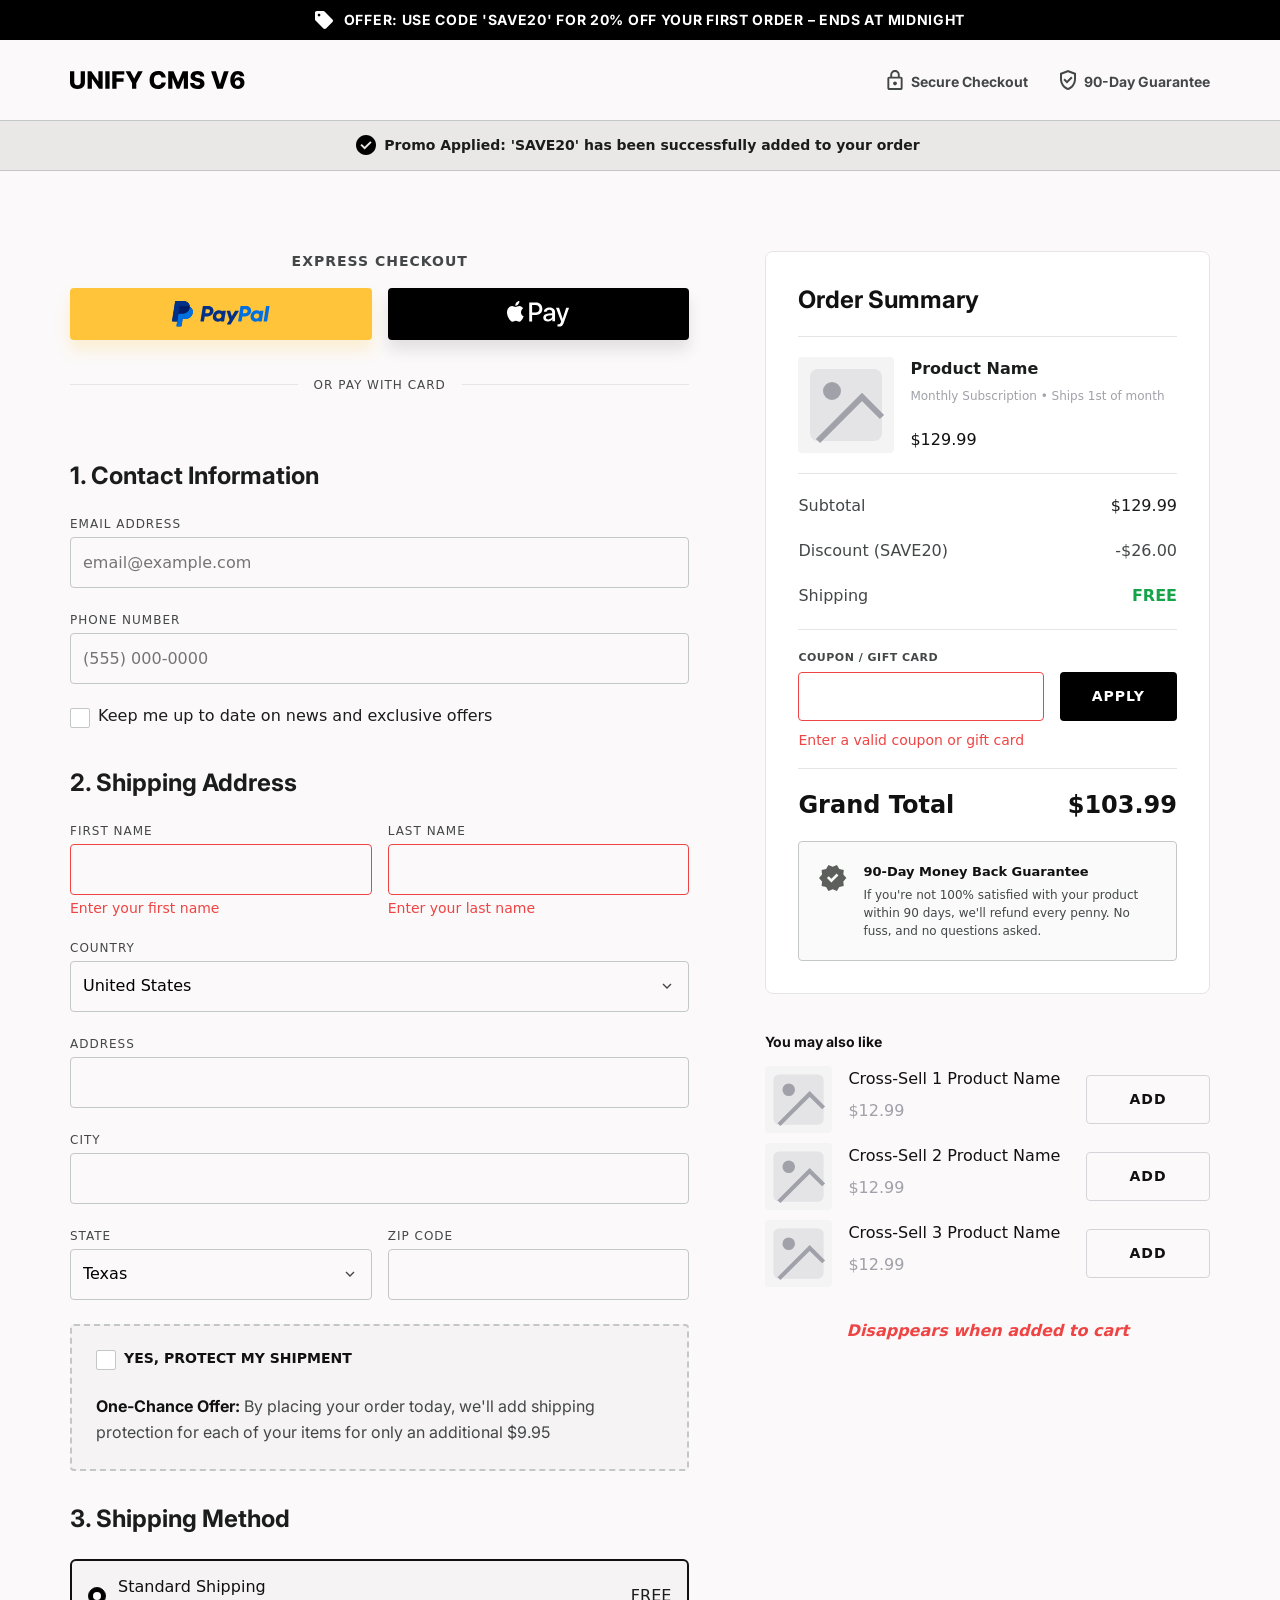
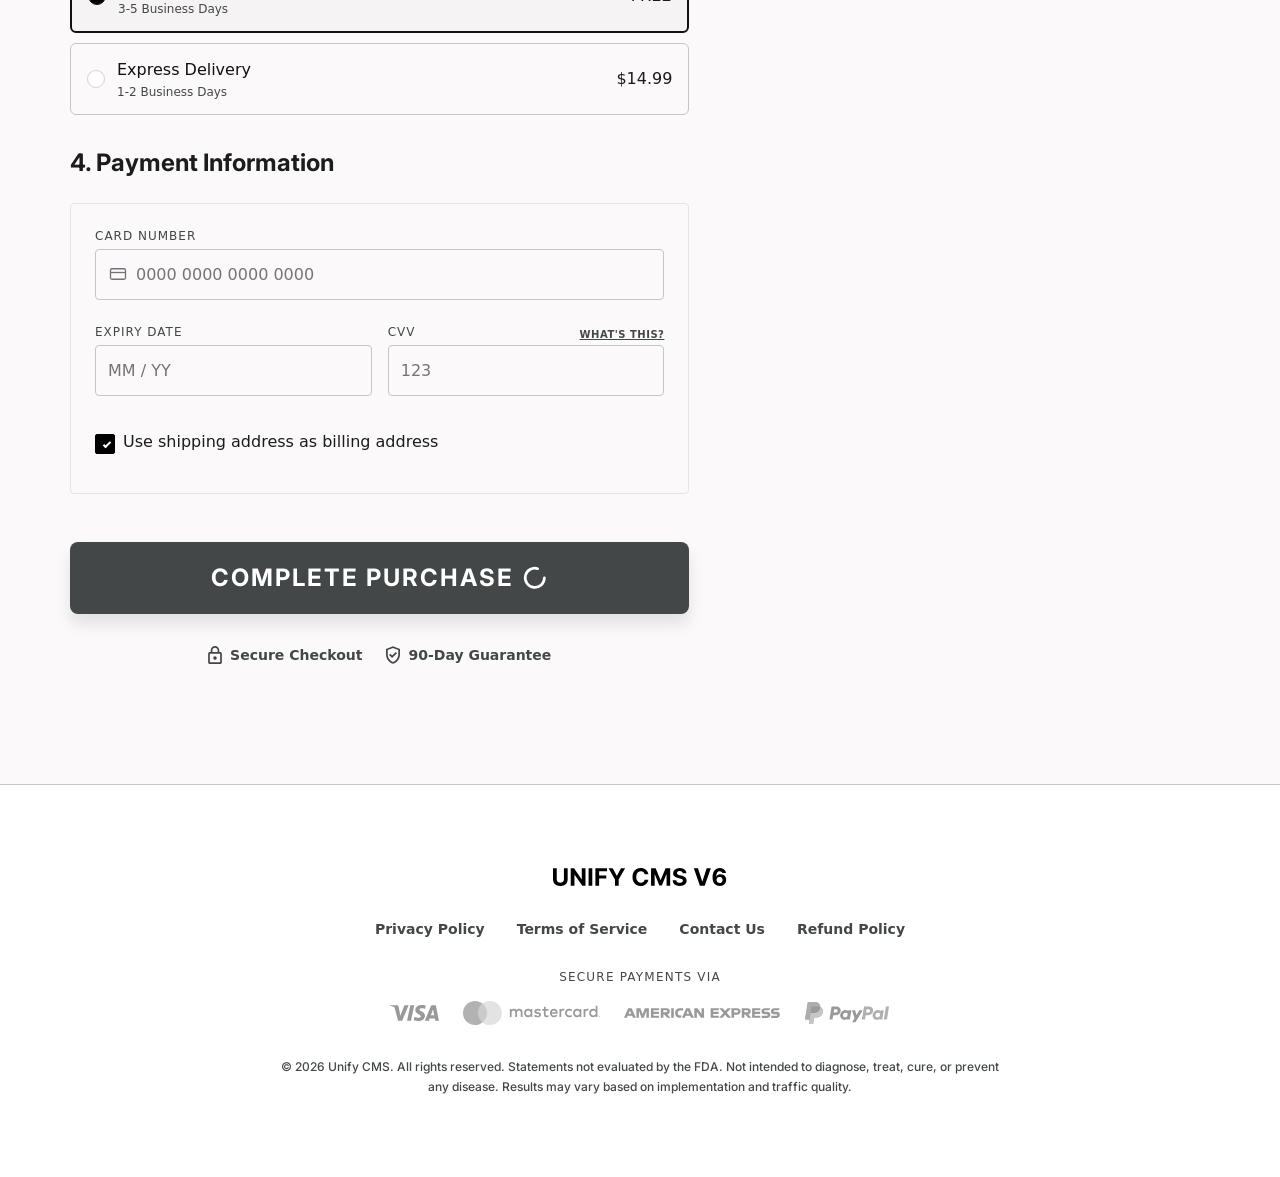
<file: checkout.html>
<!DOCTYPE html>
<html lang="en">
<head>
  <meta charset="UTF-8">
  <meta name="viewport" content="width=device-width, initial-scale=1.0">
  <title>Checkout - Unify CMS V6</title>

  <!-- Google Fonts: Inter -->
  <link rel="preconnect" href="https://fonts.googleapis.com">
  <link rel="preconnect" href="https://fonts.gstatic.com" crossorigin>
  <link href="https://fonts.googleapis.com/css2?family=Inter:wght@400;500;600;700;800&display=swap" rel="stylesheet">

  <!-- Bootstrap 5.3.3 CSS -->
  <link href="https://cdn.jsdelivr.net/npm/bootstrap@5.3.3/dist/css/bootstrap.min.css" rel="stylesheet"
    integrity="sha384-QWTKZyjpPEjISv5WaRU9OFeRpok6YctnYmDr5pNlyT2bRjXh0JMhjY6hW+ALEwIH" crossorigin="anonymous">

  <!-- Self-Contained Checkout Stylesheet -->
  <link rel="stylesheet" href="css/style.css">
  <link rel="stylesheet" href="css/responsive.css">
  <link rel="stylesheet" href="css/checkout.css">
</head>
<body class="checkout-page">

  <!-- ================= TOP ANNOUNCEMENT BAR (MARQUEE ON MOBILE) ================= -->
  <!-- TOP BAR -->
  <div class="landing-top-bar">
    <div class="landing-container d-flex align-items-center justify-content-center landing-top-bar-inner ">
      <div class="landing-top-bar-marquee">
        <div class="landing-top-bar-track">
          <div class="landing-top-bar-content">
            <img src="images/top-bar-tag.svg" alt="Discount Offer" class="top-bar-icon">
            <span>OFFER: USE CODE 'SAVE20' FOR 20% OFF YOUR FIRST ORDER – ENDS AT MIDNIGHT</span>
          </div>
          <div class="landing-top-bar-content marquee-clone" aria-hidden="true">
            <img src="images/top-bar-tag.svg" alt="Discount Offer" class="top-bar-icon">
            <span>OFFER: USE CODE 'SAVE20' FOR 20% OFF YOUR FIRST ORDER – ENDS AT MIDNIGHT</span>
          </div>
          <div class="landing-top-bar-content marquee-clone" aria-hidden="true">
            <img src="images/top-bar-tag.svg" alt="Discount Offer" class="top-bar-icon">
            <span>OFFER: USE CODE 'SAVE20' FOR 20% OFF YOUR FIRST ORDER – ENDS AT MIDNIGHT</span>
          </div>
          <div class="landing-top-bar-content marquee-clone" aria-hidden="true">
            <img src="images/top-bar-tag.svg" alt="Discount Offer" class="top-bar-icon">
            <span>OFFER: USE CODE 'SAVE20' FOR 20% OFF YOUR FIRST ORDER – ENDS AT MIDNIGHT</span>
          </div>
        </div>
      </div>
    </div>
  </div>

  <!-- ================= SITE HEADER ================= -->
  <header class="unify-header-secondary checkout-header">
    <div class="landing-container checkout-container d-flex align-items-center justify-content-between">
      <a href="index.html" class="checkout-logo">
        <img src="./images/UNIFY-brand-logo.svg" class="unify-brand" alt="" />
      </a>
      <div class="checkout-header-badges">
        <div class="header-badge-item">
          <!-- <svg width="16" height="21" viewBox="0 0 16 21" fill="none" xmlns="http://www.w3.org/2000/svg">
            <path d="M2 21C1.45 21 0.979167 20.8042 0.5875 20.4125C0.195833 20.0208 0 19.55 0 19V9C0 8.45 0.195833 7.97917 0.5875 7.5875C0.979167 7.19583 1.45 7 2 7H3V5C3 3.61667 3.4875 2.4375 4.4625 1.4625C5.4375 0.4875 6.61667 0 8 0C9.38333 0 10.5625 0.4875 11.5375 1.4625C12.5125 2.4375 13 3.61667 13 5V7H14C14.55 7 15.0208 7.19583 15.4125 7.5875C15.8042 7.97917 16 8.45 16 9V19C16 19.55 15.8042 20.0208 15.4125 20.4125C15.0208 20.8042 14.55 21 14 21H2ZM2 19H14V9H2V19ZM8 16C8.55 16 9.02083 15.8042 9.4125 15.4125C9.80417 15.0208 10 14.55 10 14C10 13.45 9.80417 12.9792 9.4125 12.5875C9.02083 12.1958 8.55 12 8 12C7.45 12 6.97917 12.1958 6.5875 12.5875C6.19583 12.9792 6 13.45 6 14C6 14.55 6.19583 15.0208 6.5875 15.4125C6.97917 15.8042 7.45 16 8 16ZM5 7H11V5C11 4.16667 10.7083 3.45833 10.125 2.875C9.54167 2.29167 8.83333 2 8 2C7.16667 2 6.45833 2.29167 5.875 2.875C5.29167 3.45833 5 4.16667 5 5V7ZM2 19V9V19Z" fill="#444748"></path>
          </svg> -->
          <img src="./images/icon-secure.svg" class="" alt="" />
          <span>Secure Checkout</span>
        </div>

        <div class="header-badge-item">
          <img src="./images/icon-90-day guarantee.svg" class="" alt="" />
          <!-- <svg width="16" height="20" viewBox="0 0 16 20" fill="none" xmlns="http://www.w3.org/2000/svg">
            <path d="M6.95 13.55L12.6 7.9L11.175 6.475L6.95 10.7L4.85 8.6L3.425 10.025L6.95 13.55ZM8 20C5.68333 19.4167 3.77083 18.0875 2.2625 16.0125C0.754167 13.9375 0 11.6333 0 9.1V3L8 0L16 3V9.1C16 11.6333 15.2458 13.9375 13.7375 16.0125C12.2292 18.0875 10.3167 19.4167 8 20ZM8 17.9C9.73333 17.35 11.1667 16.25 12.3 14.6C13.4333 12.95 14 11.1167 14 9.1V4.375L8 2.125L2 4.375V9.1C2 11.1167 2.56667 12.95 3.7 14.6C4.83333 16.25 6.26667 17.35 8 17.9Z" fill="#444748"></path>
          </svg> -->
          <span>90-Day Guarantee</span>
        </div>
      </div>
    </div>
  </header>

  <!-- ================= PROMO APPLIED NOTIFICATION BANNER ================= -->
  <div class="checkout-promo-banner">
    <div class="checkout-container d-flex align-items-center justify-content-center">
      <div class="promo-banner-content">
        <img src="./images/Icon-checked-circle.svg" class="" alt="" />
        <span><strong>Promo Applied: 'SAVE20' has been successfully added to your order</strong></span>
      </div>
    </div>
  </div>

  <!-- ================= MAIN CHECKOUT SECTION ================= -->
  <main class="checkout-main-area">
    <section class="checkout-section landing-section">
      <div class="landing-container checkout-container">
        <div class="checkout-grid">
          
          <!-- LEFT COLUMN: CHECKOUT FORM -->
          <div class="checkout-form-column">
            
            <!-- Express Checkout -->
            <div class="express-checkout-box">
              <div class="express-title">EXPRESS CHECKOUT</div>
              <div class="express-buttons-row">
                <button type="button" class="unify-btn-yellow btn-express btn-paypal" aria-label="Pay with PayPal">
                  <img src="images/button-paypal.svg" alt="PayPal" class="express-btn-img">
                </button>
                <button type="button" class="unify-btn-primary btn-express btn-applepay" aria-label="Pay with Apple Pay">
                  <img src="images/button-applepay.svg" alt="Apple Pay" class="express-btn-img">
                </button>
              </div>
              <div class="express-divider">
                <span class="express-divider-text">OR PAY WITH CARD</span>
              </div>
            </div>
  
            <form id="checkout-form" novalidate onsubmit="return false;">
              <!-- 1. Contact Information -->
              <div class="form-section">
                <h2 class="form-section-title">1. Contact Information</h2>
                
                <div class="form-group">
                  <label for="contact-email" class="form-label-custom">EMAIL ADDRESS</label>
                  <input type="email" id="contact-email" class="form-control-custom" placeholder="email@example.com">
                </div>
  
                <div class="form-group">
                  <label for="contact-phone" class="form-label-custom">PHONE NUMBER</label>
                  <input type="tel" id="contact-phone" class="form-control-custom" placeholder="(555) 000-0000">
                </div>
  
                <div class="form-checkbox-group">
                  <label class="custom-checkbox-container">
                    <input type="checkbox" id="newsletter-optin">
                    <span class="custom-checkmark"></span>
                    <span class="checkbox-label-text">Keep me up to date on news and exclusive offers</span>
                  </label>
                </div>
              </div>
  
              <!-- 2. Shipping Address -->
              <div class="form-section">
                <h2 class="form-section-title">2. Shipping Address</h2>
  
                <div class="form-row-2 names-row">
                  <div class="form-group has-error">
                    <label for="shipping-firstname" class="form-label-custom">FIRST NAME</label>
                    <input type="text" id="shipping-firstname" class="form-control-custom is-invalid" placeholder="">
                    <div class="form-error-msg">Enter your first name</div>
                  </div>
                  <div class="form-group has-error">
                    <label for="shipping-lastname" class="form-label-custom">LAST NAME</label>
                    <input type="text" id="shipping-lastname" class="form-control-custom is-invalid" placeholder="">
                    <div class="form-error-msg">Enter your last name</div>
                  </div>
                </div>
  
                <div class="form-group">
                  <label for="shipping-country" class="form-label-custom">COUNTRY</label>
                  <div class="custom-select-wrapper">
                    <select id="shipping-country" class="form-control-custom custom-select">
                      <option value="US" selected>United States</option>
                      <option value="CA">Canada</option>
                      <option value="GB">United Kingdom</option>
                      <option value="AU">Australia</option>
                    </select>
                    <svg class="select-chevron" viewBox="0 0 24 24" fill="none" stroke="currentColor" stroke-width="2">
                      <polyline points="6 9 12 15 18 9"></polyline>
                    </svg>
                  </div>
                </div>
  
                <div class="form-group">
                  <label for="shipping-address" class="form-label-custom">ADDRESS</label>
                  <input type="text" id="shipping-address" class="form-control-custom" placeholder="">
                </div>
  
                <div class="form-group">
                  <label for="shipping-city" class="form-label-custom">CITY</label>
                  <input type="text" id="shipping-city" class="form-control-custom" placeholder="">
                </div>
  
                <div class="form-row-2 state-zip-row">
                  <div class="form-group">
                    <label for="shipping-state" class="form-label-custom">STATE</label>
                    <div class="custom-select-wrapper">
                      <select id="shipping-state" class="form-control-custom custom-select">
                        <option value="TX" selected>Texas</option>
                        <option value="CA">California</option>
                        <option value="FL">Florida</option>
                        <option value="NY">New York</option>
                      </select>
                      <svg class="select-chevron" viewBox="0 0 24 24" fill="none" stroke="currentColor" stroke-width="2">
                        <polyline points="6 9 12 15 18 9"></polyline>
                      </svg>
                    </div>
                  </div>
                  <div class="form-group">
                    <label for="shipping-zip" class="form-label-custom">ZIP CODE</label>
                    <input type="text" id="shipping-zip" class="form-control-custom" placeholder="">
                  </div>
                </div>
  
                <!-- Shipping Protection Bump Box -->
                <div class="shipping-protection-box">
                  <label class="custom-checkbox-container bump-checkbox-header">
                    <input type="checkbox" id="shipping-protection">
                    <span class="custom-checkmark"></span>
                    <span class="bump-title">YES, PROTECT MY SHIPMENT</span>
                  </label>
                  <p class="bump-description">
                    <strong>One-Chance Offer:</strong> By placing your order today, we'll add shipping protection for each of your items for only an additional $9.95
                  </p>
                </div>
              </div>
  
              <!-- 3. Shipping Method -->
              <div class="form-section">
                <h2 class="form-section-title">3. Shipping Method</h2>
  
                <div class="shipping-methods-container">
                  <!-- Standard Shipping (Selected) -->
                  <label class="shipping-method-card active" for="shipping-standard">
                    <div class="method-left">
                      <input type="radio" name="shipping_method" id="shipping-standard" value="0.00" checked class="method-radio-input">
                      <span class="custom-radio"></span>
                      <div class="method-info">
                        <div class="method-name">Standard Shipping</div>
                        <div class="method-time">3-5 Business Days</div>
                      </div>
                    </div>
                    <div class="method-price">FREE</div>
                  </label>
  
                  <!-- Express Delivery -->
                  <label class="shipping-method-card" for="shipping-express">
                    <div class="method-left">
                      <input type="radio" name="shipping_method" id="shipping-express" value="14.99" class="method-radio-input">
                      <span class="custom-radio"></span>
                      <div class="method-info">
                        <div class="method-name">Express Delivery</div>
                        <div class="method-time">1-2 Business Days</div>
                      </div>
                    </div>
                    <div class="method-price">$14.99</div>
                  </label>
                </div>
              </div>
  
              <!-- 4. Payment Information -->
              <div class="form-section">
                <h2 class="form-section-title">4. Payment Information</h2>
  
                <div class="payment-card-box">
                  <div class="form-group">
                    <label for="card-number" class="form-label-custom">CARD NUMBER</label>
                    <div class="input-with-icon">
                      <svg class="input-card-icon" viewBox="0 0 24 24" fill="none" stroke="#71717a" stroke-width="1.75">
                        <rect x="2" y="5" width="20" height="14" rx="2"></rect>
                        <line x1="2" y1="10" x2="22" y2="10"></line>
                      </svg>
                      <input type="text" id="card-number" class="form-control-custom input-has-icon" placeholder="0000 0000 0000 0000" maxlength="19">
                    </div>
                  </div>
  
                  <div class="form-row-2 card-details-row">
                    <div class="form-group">
                      <label for="card-expiry" class="form-label-custom">EXPIRY DATE</label>
                      <input type="text" id="card-expiry" class="form-control-custom" placeholder="MM / YY" maxlength="5">
                    </div>
                    <div class="form-group">
                      <div class="label-with-help">
                        <label for="card-cvv" class="form-label-custom">CVV</label>
                        <a href="javascript:void(0)" class="cvv-help-link" title="The 3 or 4 digit security code on the back of your card">WHAT'S THIS?</a>
                      </div>
                      <input type="text" id="card-cvv" class="form-control-custom" placeholder="123" maxlength="4">
                    </div>
                  </div>
  
                  <div class="form-checkbox-group billing-same-group">
                    <label class="custom-checkbox-container">
                      <input type="checkbox" id="billing-same-as-shipping" checked>
                      <span class="custom-checkmark"></span>
                      <span class="checkbox-label-text">Use shipping address as billing address</span>
                    </label>
                  </div>
  
                  <!-- Collapsible Billing Address Fields -->
                  <div id="billing-address-fields" class="billing-fields-collapse" style="display:none;">
                    <div class="billing-fields-inner">
                      <div class="form-row-2 names-row">
                        <div class="form-group">
                          <label class="form-label-custom">BILLING FIRST NAME</label>
                          <input type="text" class="form-control-custom" placeholder="">
                        </div>
                        <div class="form-group">
                          <label class="form-label-custom">BILLING LAST NAME</label>
                          <input type="text" class="form-control-custom" placeholder="">
                        </div>
                      </div>
                      <div class="form-group">
                        <label class="form-label-custom">BILLING ADDRESS</label>
                        <input type="text" class="form-control-custom" placeholder="">
                      </div>
                      <div class="form-row-2 state-zip-row">
                        <div class="form-group">
                          <label class="form-label-custom">CITY</label>
                          <input type="text" class="form-control-custom" placeholder="">
                        </div>
                        <div class="form-group">
                          <label class="form-label-custom">ZIP CODE</label>
                          <input type="text" class="form-control-custom" placeholder="">
                        </div>
                      </div>
                    </div>
                  </div>
  
                </div>
              </div>
  
              <!-- Complete Purchase CTA -->
              <div class="checkout-submit-area">
                <button type="button" class="unify-btn-primary btn-complete-purchase" id="btn-submit-order">
                  <span>COMPLETE PURCHASE</span>
                  <svg class="btn-spinner-icon" viewBox="0 0 24 24" fill="none" stroke="currentColor" stroke-width="2.5" stroke-linecap="round">
                    <path d="M21 12a9 9 0 1 1-6.219-8.56"></path>
                  </svg>
                </button>
  
                <div class="checkout-footer-badges">
                  <div class="footer-badge-item">
                    <img src="./images/icon-secure.svg" class="" alt="secure icon" />
                    <span>Secure Checkout</span>
                  </div>

                  <div class="footer-badge-item">
                    <img src="./images/icon-90-day guarantee.svg" class="" alt="" />
                    <span>90-Day Guarantee</span>
                  </div>
                </div>
              </div>
            </form>
  
          </div>
  
          <!-- RIGHT COLUMN: SIDEBAR (ORDER SUMMARY & CROSS-SELLS) -->
          <div class="checkout-sidebar-column">
            
            <!-- Order Summary Card -->
            <div class="order-summary-box">
              <h3 class="summary-box-title">Order Summary</h3>
              <div class="summary-divider"></div>
  
              <!-- Product Line Item -->
              <div class="summary-product-item">
                <div class="summary-product-thumb">
                  <svg class="product-placeholder-svg" viewBox="0 0 24 24" fill="none" stroke="#a1a1aa" stroke-width="1.5">
                    <rect x="3" y="3" width="18" height="18" rx="2" fill="#e4e4e7" stroke="none"></rect>
                    <circle cx="8.5" cy="8.5" r="1.5" fill="#a1a1aa"></circle>
                    <path d="M21 15l-5-5L5 21" stroke="#a1a1aa" stroke-width="1.5"></path>
                  </svg>
                </div>
                <div class="summary-product-details">
                  <div class="d-block">
                    <div class="product-item-name">Product Name</div>
                    <div class="product-item-sub">Monthly Subscription • Ships 1st of month</div>
                  </div>
                  <div class="product-item-price">$129.99</div>
                </div>
              </div>
  
              <!-- Dynamic Added Cross Sells Container in Summary -->
              <div id="summary-cross-sells-list" class="summary-cross-sells-container"></div>
  
              <div class="summary-divider"></div>
  
              <!-- Totals Breakdown -->
              <div class="summary-breakdown">
                <div class="summary-line">
                  <span class="line-label">Subtotal</span>
                  <span class="line-value" id="summary-subtotal">$129.99</span>
                </div>
                <div class="summary-line">
                  <span class="line-label">Discount (SAVE20)</span>
                  <span class="line-value discount-text" id="summary-discount">-$26.00</span>
                </div>
                <div class="summary-line" id="protection-line" style="display:none;">
                  <span class="line-label">Shipping Protection</span>
                  <span class="line-value">$9.95</span>
                </div>
                <div class="summary-line">
                  <span class="line-label">Shipping</span>
                  <span class="line-value shipping-free-badge" id="summary-shipping">FREE</span>
                </div>
              </div>
  
              <div class="summary-divider"></div>
  
              <!-- Coupon Input -->
              <div class="summary-coupon-section">
                <label for="coupon-code" class="coupon-label">COUPON / GIFT CARD</label>
                <div class="coupon-input-group">
                  <input type="text" id="coupon-code" class="coupon-input is-invalid" placeholder="" value="">
                  <button type="button" class="btn-coupon-apply" id="btn-apply-coupon">APPLY</button>
                </div>
                <div class="coupon-error-msg" id="coupon-error">Enter a valid coupon or gift card</div>
              </div>
  
              <div class="summary-divider summary-grand-total-top-br"></div>
  
              <!-- Grand Total -->
              <div class="summary-grand-total">
                <span class="total-label">Grand Total</span>
                <span class="total-amount" id="summary-grand-total">$103.99</span>
              </div>
  
              <!-- 90-Day Guarantee Box inside Summary Card -->
              <div class="summary-guarantee-box">
                <div class="guarantee-badge-icon">
                  <img src="./images/icon-checked-shape.svg" class="" alt="" />
                </div>
                <div class="guarantee-content">
                  <div class="guarantee-title">90-Day Money Back Guarantee</div>
                  <div class="guarantee-text">
                    If you're not 100% satisfied with your product within 90 days, we'll refund every penny. No fuss, and no questions asked.
                  </div>
                </div>
              </div>
  
            </div>
  
            <!-- "You may also like" Cross-Sells Section -->
            <div class="cross-sells-section">
              <h4 class="cross-sells-heading">You may also like</h4>
              <div class="cross-sells-list">
                
                <!-- Cross-Sell Item 1 -->
                <div class="cross-sell-card" data-id="1" data-name="Cross-Sell 1 Product Name" data-price="12.99">
                  <div class="cross-sell-left">
                    <div class="cross-sell-thumb">
                      <svg viewBox="0 0 24 24" fill="none" stroke="#a1a1aa" stroke-width="1.5">
                        <rect x="3" y="3" width="18" height="18" rx="2" fill="#e4e4e7" stroke="none"></rect>
                        <circle cx="8.5" cy="8.5" r="1.5" fill="#a1a1aa"></circle>
                        <path d="M21 15l-5-5L5 21" stroke="#a1a1aa" stroke-width="1.5"></path>
                      </svg>
                    </div>
                    <div class="cross-sell-details">
                      <div class="cross-sell-title">Cross-Sell 1 Product Name</div>
                      <div class="cross-sell-price">$12.99</div>
                    </div>
                  </div>
                  <button type="button" class="btn-cross-sell-add" data-id="1">ADD</button>
                </div>
  
                <!-- Cross-Sell Item 2 -->
                <div class="cross-sell-card" data-id="2" data-name="Cross-Sell 2 Product Name" data-price="12.99">
                  <div class="cross-sell-left">
                    <div class="cross-sell-thumb">
                      <svg viewBox="0 0 24 24" fill="none" stroke="#a1a1aa" stroke-width="1.5">
                        <rect x="3" y="3" width="18" height="18" rx="2" fill="#e4e4e7" stroke="none"></rect>
                        <circle cx="8.5" cy="8.5" r="1.5" fill="#a1a1aa"></circle>
                        <path d="M21 15l-5-5L5 21" stroke="#a1a1aa" stroke-width="1.5"></path>
                      </svg>
                    </div>
                    <div class="cross-sell-details">
                      <div class="cross-sell-title">Cross-Sell 2 Product Name</div>
                      <div class="cross-sell-price">$12.99</div>
                    </div>
                  </div>
                  <button type="button" class="btn-cross-sell-add" data-id="2">ADD</button>
                </div>
  
                <!-- Cross-Sell Item 3 -->
                <div class="cross-sell-card" data-id="3" data-name="Cross-Sell 3 Product Name" data-price="12.99">
                  <div class="cross-sell-left">
                    <div class="cross-sell-thumb">
                      <svg viewBox="0 0 24 24" fill="none" stroke="#a1a1aa" stroke-width="1.5">
                        <rect x="3" y="3" width="18" height="18" rx="2" fill="#e4e4e7" stroke="none"></rect>
                        <circle cx="8.5" cy="8.5" r="1.5" fill="#a1a1aa"></circle>
                        <path d="M21 15l-5-5L5 21" stroke="#a1a1aa" stroke-width="1.5"></path>
                      </svg>
                    </div>
                    <div class="cross-sell-details">
                      <div class="cross-sell-title">Cross-Sell 3 Product Name</div>
                      <div class="cross-sell-price">$12.99</div>
                    </div>
                  </div>
                  <button type="button" class="btn-cross-sell-add" data-id="3">ADD</button>
                </div>
  
              </div>
              
              <div class="cross-sells-disclaimer">
                Disappears when added to cart
              </div>
            </div>
  
          </div>
  
        </div>
      </div>
    </section>
  </main>

  <!-- ================= SITE FOOTER ================= -->
  <footer class="site-footer-unify footer-section section-padding-unify">
    <div class="container-unify">
      <div class="row gy-5">
        <div class="col-lg-12 d-flex flex-column align-items-center text-center">
          <a class="brand-unify d-block landing-mb-40" href="/">
            <img src="images/footer-logo.svg" alt="" srcset="">
          </a>
          <div class="landing-footer-links">
            <a href="#">Privacy Policy</a>
            <a href="#">Terms of Service</a>
            <a href="#">Contact Us</a>
            <a href="#">Refund Policy</a>
          </div>
          <span class="secure-payment-text">SECURE PAYMENTS VIA</span>
          <div class="payment-card-holder">
            <img src="images/vs.svg" alt="" srcset="">
            <img src="images/mc.svg" alt="" srcset="">
            <img src="images/ae.svg" alt="" srcset="">
            <img src="images/pp.svg" alt="" srcset="">
          </div>
          <h6 class="footer-subtext-unify mb-0 mt-3">&copy; 2026 Unify CMS. All rights reserved. Statements not evaluated by the FDA. Not intended to diagnose, treat, cure, or prevent any
disease. Results may vary based on implementation and traffic quality.</h6>
        </div>
      </div>
    </div>
  </footer>

  <!-- Interactive Scripts -->
  <script src="js/app.js"></script>
</body>
</html>
</file>
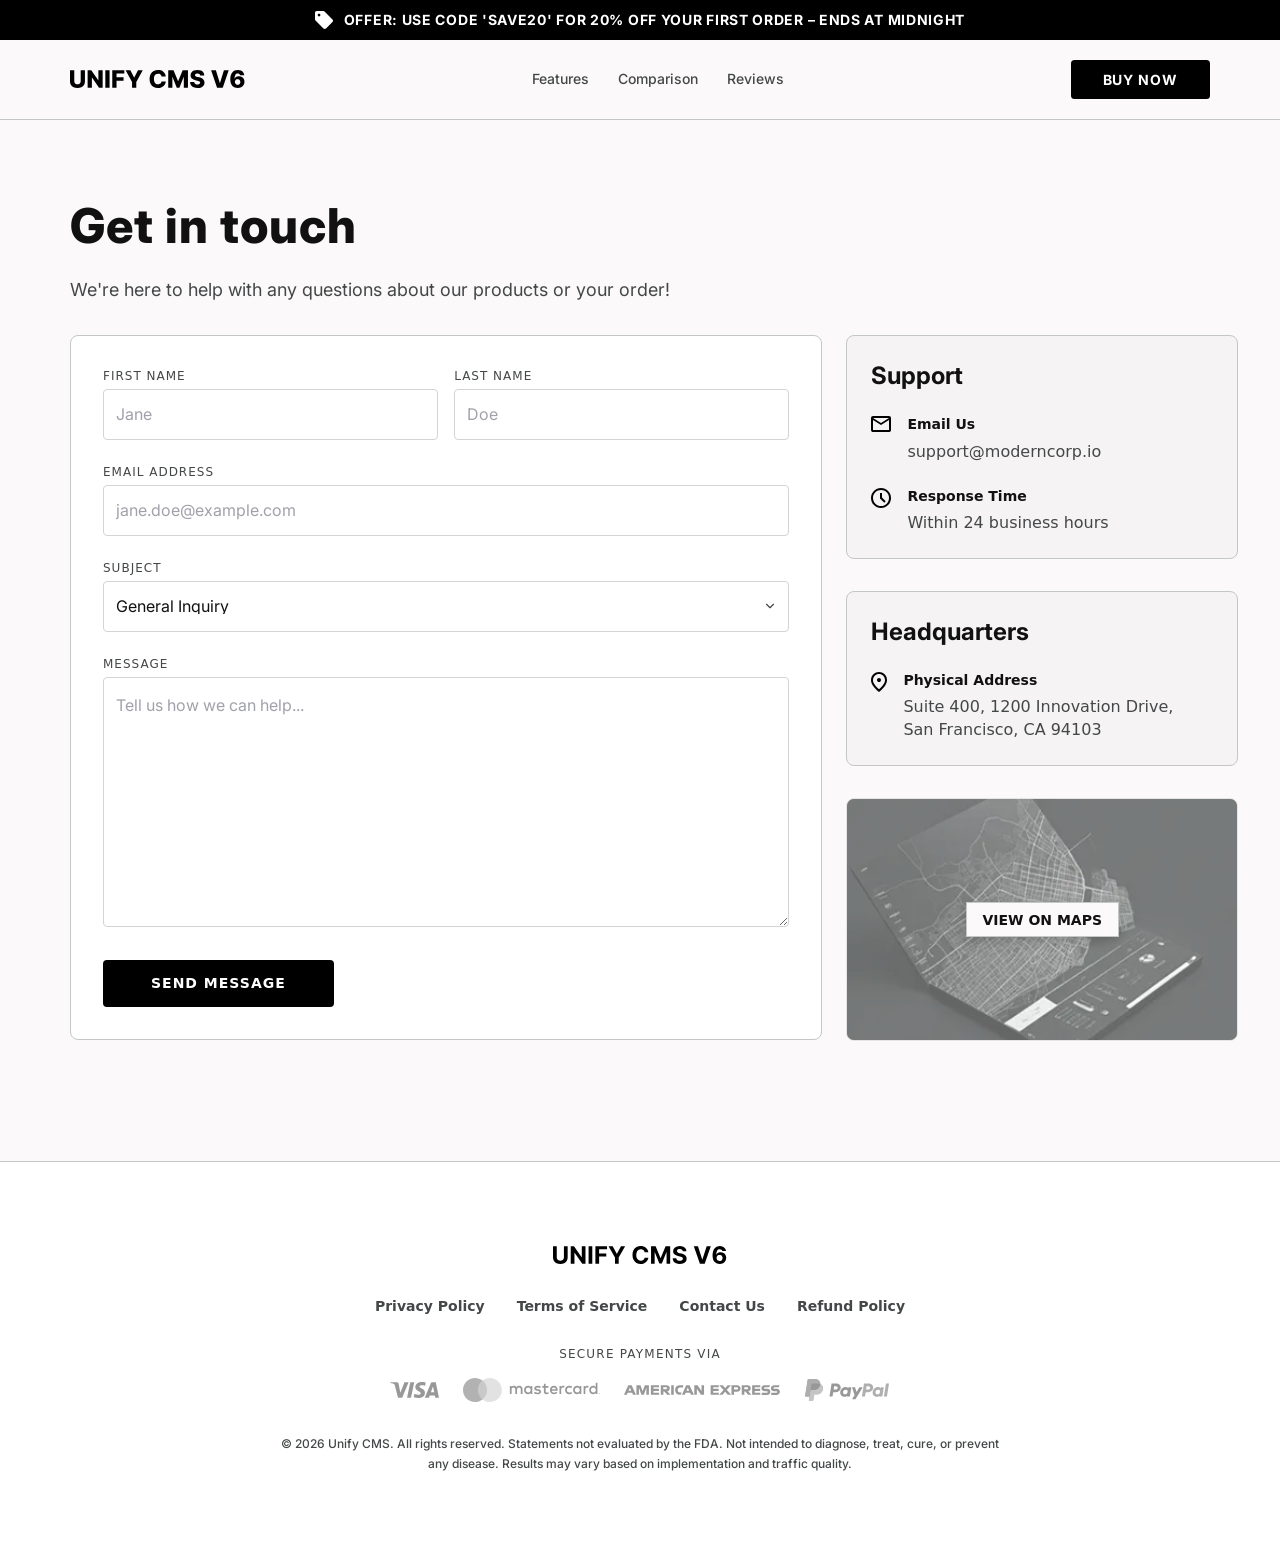
<file: contact.html>
<!DOCTYPE html>
<html lang="en">
<head>
  <meta charset="UTF-8">
  <meta name="viewport" content="width=device-width, initial-scale=1.0">
  <title>Contact Us - Unify CMS V6</title>

  <!-- Google Fonts: Inter -->
  <link rel="preconnect" href="https://fonts.googleapis.com">
  <link rel="preconnect" href="https://fonts.gstatic.com" crossorigin>
  <link rel="preconnect" href="https://fonts.gstatic.com" crossorigin>
  <link href="https://fonts.googleapis.com/css2?family=Inter:ital,opsz,wght@0,14..32,100..900;1,14..32,100..900&display=swap" rel="stylesheet">

  <!-- Bootstrap 5 CDN -->
  <link href="https://cdn.jsdelivr.net/npm/bootstrap@5.3.3/dist/css/bootstrap.min.css" rel="stylesheet"
    integrity="sha384-QWTKZyjpPEjISv5WaRU9OFeRpok6YctnYmDr5pNlyT2bRjXh0JMhjY6hW+ALEwIH" crossorigin="anonymous">

  <!-- Custom CSS -->
  <link rel="stylesheet" href="css/style.css">
  <link rel="stylesheet" href="css/responsive.css">
  <link rel="stylesheet" href="css/contact.css">
</head>
<body class="contact-page">

  <!-- TOP BAR -->
  <div class="landing-top-bar">
    <div class="landing-container d-flex align-items-center justify-content-center landing-top-bar-inner ">
      <div class="landing-top-bar-marquee">
        <div class="landing-top-bar-track">
          <div class="landing-top-bar-content">
            <img src="images/top-bar-tag.svg" alt="Discount Offer" class="top-bar-icon">
            <span>OFFER: USE CODE 'SAVE20' FOR 20% OFF YOUR FIRST ORDER – ENDS AT MIDNIGHT</span>
          </div>
          <div class="landing-top-bar-content marquee-clone" aria-hidden="true">
            <img src="images/top-bar-tag.svg" alt="Discount Offer" class="top-bar-icon">
            <span>OFFER: USE CODE 'SAVE20' FOR 20% OFF YOUR FIRST ORDER – ENDS AT MIDNIGHT</span>
          </div>
          <div class="landing-top-bar-content marquee-clone" aria-hidden="true">
            <img src="images/top-bar-tag.svg" alt="Discount Offer" class="top-bar-icon">
            <span>OFFER: USE CODE 'SAVE20' FOR 20% OFF YOUR FIRST ORDER – ENDS AT MIDNIGHT</span>
          </div>
          <div class="landing-top-bar-content marquee-clone" aria-hidden="true">
            <img src="images/top-bar-tag.svg" alt="Discount Offer" class="top-bar-icon">
            <span>OFFER: USE CODE 'SAVE20' FOR 20% OFF YOUR FIRST ORDER – ENDS AT MIDNIGHT</span>
          </div>
        </div>
      </div>
    </div>
  </div>

  <!-- SITE HEADER -->
  <header class="site-header-unify landing-header header-section">
    <div class="container-unify landing-container header-unify-wrapper d-flex align-items-center justify-content-between">
      <a class="brand-unify landing-logo" href="/">
        <img src="./images/UNIFY-brand-logo.svg" class="unify-brand" alt="Brand Logo" />
      </a>

      <nav class="desktop-nav">
        <ul class="nav-unify landing-nav">
          <li><a class="nav-link-unify" href="#features">Features</a></li>
          <li><a class="nav-link-unify" href="#comparison">Comparison</a></li>
          <li><a class="nav-link-unify" href="#reviews">Reviews</a></li>
        </ul>
      </nav>

      <div class="header-actions-unify landing-header-actions">
        <a href="#order" class="landing-btn-buy">BUY NOW</a>
      </div>
    </div>
  </header>

  <main class="contact-main-area">
    <section class="landing-section contact-section">
      <div class="landing-container">
        
        <!-- Hero Title & Subtitle -->
        <div class="contact-hero-area">
          <h1 class="contact-main-title">Get in touch</h1>
          <p class="contact-main-subtitle">
            We're here to help with any questions about our products or your order!
          </p>
        </div>
  
        <!-- Main Layout Grid: Form (Left) & Sidebar Info (Right) -->
        <div class="contact-layout-grid">
          
          <!-- Left Column: Contact Form Card -->
          <div class="contact-form-column">
            <div class="contact-form-card">
              <form id="contact-form" onsubmit="event.preventDefault(); alert('Thank you for contacting us! We will respond within 24 hours.');">
                
                <!-- First & Last Name Row -->
                <div class="form-row-names">
                  <div class="form-group">
                    <label for="first-name" class="contact-label">FIRST NAME</label>
                    <input type="text" id="first-name" name="first_name" class="contact-input" placeholder="Jane" required>
                  </div>
                  <div class="form-group">
                    <label for="last-name" class="contact-label">LAST NAME</label>
                    <input type="text" id="last-name" name="last_name" class="contact-input" placeholder="Doe" required>
                  </div>
                </div>
  
                <!-- Email Address -->
                <div class="form-group">
                  <label for="email-address" class="contact-label">EMAIL ADDRESS</label>
                  <input type="email" id="email-address" name="email" class="contact-input" placeholder="jane.doe@example.com" required>
                </div>
  
                <!-- Subject Select -->
                <div class="form-group">
                  <label for="subject" class="contact-label">SUBJECT</label>
                  <div class="select-wrapper">
                    <select id="subject" name="subject" class="contact-select" required>
                      <option value="general" selected>General Inquiry</option>
                      <option value="order_status">Order Status & Tracking</option>
                      <option value="refund">Returns & Refunds</option>
                      <option value="enterprise">Partnership & Enterprise</option>
                    </select>
                    <svg class="select-chevron-icon" viewBox="0 0 24 24" fill="none" stroke="currentColor" stroke-width="2" stroke-linecap="round" stroke-linejoin="round">
                      <polyline points="6 9 12 15 18 9"></polyline>
                    </svg>
                  </div>
                </div>
  
                <!-- Message Textarea -->
                <div class="form-group">
                  <label for="message" class="contact-label">MESSAGE</label>
                  <textarea id="message" name="message" class="contact-textarea" rows="5" placeholder="Tell us how we can help..." required></textarea>
                </div>
  
                <!-- Submit Button -->
                <div class="form-submit-row">
                  <button type="submit" class="unify-btn-primary-md">
                    SEND MESSAGE
                  </button>
                </div>
  
              </form>
            </div>
          </div>
  
          <!-- Right Column: Sidebar Info Cards -->
          <div class="contact-sidebar-column">
            
            <!-- Support Card -->
            <div class="contact-sidebar-card">
              <h3 class="sidebar-card-title">Support</h3>
              
              <div class="sidebar-info-item">
                <div class="info-icon-box">
                  <img src="./images/icon-mail.svg" class="" alt="icon mail" />
                  <!-- <svg class="sidebar-svg-icon" viewBox="0 0 24 24" fill="none" stroke="currentColor" stroke-width="2" stroke-linecap="round" stroke-linejoin="round">
                    <path d="M4 4h16c1.1 0 2 .9 2 2v12c0 1.1-.9 2-2 2H4c-1.1 0-2-.9-2-2V6c0-1.1.9-2 2-2z"></path>
                    <polyline points="22,6 12,13 2,6"></polyline>
                  </svg> -->
                </div>
                <div class="info-text-box">
                  <div class="info-text-label">Email Us</div>
                  <a href="mailto:support@moderncorp.io" class="info-text-link">support@moderncorp.io</a>
                </div>
              </div>
  
              <div class="sidebar-info-item">
                <div class="info-icon-box">
                  <img src="./images/icon-clock.svg" class="" alt="icon clock" />
                  <!-- <svg class="sidebar-svg-icon" viewBox="0 0 24 24" fill="none" stroke="currentColor" stroke-width="2" stroke-linecap="round" stroke-linejoin="round">
                    <circle cx="12" cy="12" r="10"></circle>
                    <polyline points="12 6 12 12 16 14"></polyline>
                  </svg> -->
                </div>
                <div class="info-text-box">
                  <div class="info-text-label">Response Time</div>
                  <div class="info-text-sub">Within 24 business hours</div>
                </div>
              </div>
            </div>
  
            <!-- Headquarters Card -->
            <div class="contact-sidebar-card">
              <h3 class="sidebar-card-title">Headquarters</h3>
              
              <div class="sidebar-info-item">
                <div class="info-icon-box">
                  <img src="./images/icon-location.svg" class="" alt="icon location" />
                  <!-- <svg class="sidebar-svg-icon" viewBox="0 0 24 24" fill="none" stroke="currentColor" stroke-width="2" stroke-linecap="round" stroke-linejoin="round">
                    <path d="M21 10c0 7-9 13-9 13s-9-6-9-13a9 9 0 0 1 18 0z"></path>
                    <circle cx="12" cy="10" r="3"></circle>
                  </svg> -->
                </div>
                <div class="info-text-box">
                  <div class="info-text-label">Physical Address</div>
                  <div class="info-text-sub">
                    Suite 400, 1200 Innovation Drive,<br>
                    San Francisco, CA 94103
                  </div>
                </div>
              </div>
            </div>
  
            <!-- Stylized Map Card with "VIEW ON MAPS" -->
            <div class="contact-map-card">
              <div class="map-perspective-bg">
                <img src="./images/map-placeholder.webp" class="" />
              </div>
              <a href="https://maps.google.com" target="_blank" rel="noopener noreferrer" class="btn-view-map">
                VIEW ON MAPS
              </a>
            </div>
  
          </div>
  
        </div>
  
      </div>
    </section>
  </main>

  <!-- SITE FOOTER -->
  <footer class="site-footer-unify footer-section section-padding-unify">
    <div class="container-unify">
      <div class="row gy-5">
        <div class="col-lg-12 d-flex flex-column align-items-center text-center">
          <a class="brand-unify d-block landing-mb-40" href="/">
            <img src="images/footer-logo.svg" alt="" srcset="">
          </a>
          <div class="landing-footer-links">
            <a href="#">Privacy Policy</a>
            <a href="#">Terms of Service</a>
            <a href="#">Contact Us</a>
            <a href="#">Refund Policy</a>
          </div>
          <span class="secure-payment-text">SECURE PAYMENTS VIA</span>
          <div class="payment-card-holder">
            <img src="images/vs.svg" alt="" srcset="">
            <img src="images/mc.svg" alt="" srcset="">
            <img src="images/ae.svg" alt="" srcset="">
            <img src="images/pp.svg" alt="" srcset="">
          </div>
          <h6 class="footer-subtext-unify mb-0 mt-3">&copy; 2026 Unify CMS. All rights reserved. Statements not evaluated by the FDA. Not intended to diagnose, treat, cure, or prevent any
disease. Results may vary based on implementation and traffic quality.</h6>
        </div>
      </div>
    </div>
  </footer>

    <script src="https://code.jquery.com/jquery-3.7.1.min.js"></script>
    <script src="https://cdn.jsdelivr.net/npm/bootstrap@5.3.3/dist/js/bootstrap.bundle.min.js"
    integrity="sha384-YvpcrYf0tY3lHB60NNkmXc5s9fDVZLESaAA55NDzOxhy9GkcIdslK1eN7N6jIeHz"
    crossorigin="anonymous"></script>

    <script src="./js/app.js"></script>

</body>
</html>
</file>
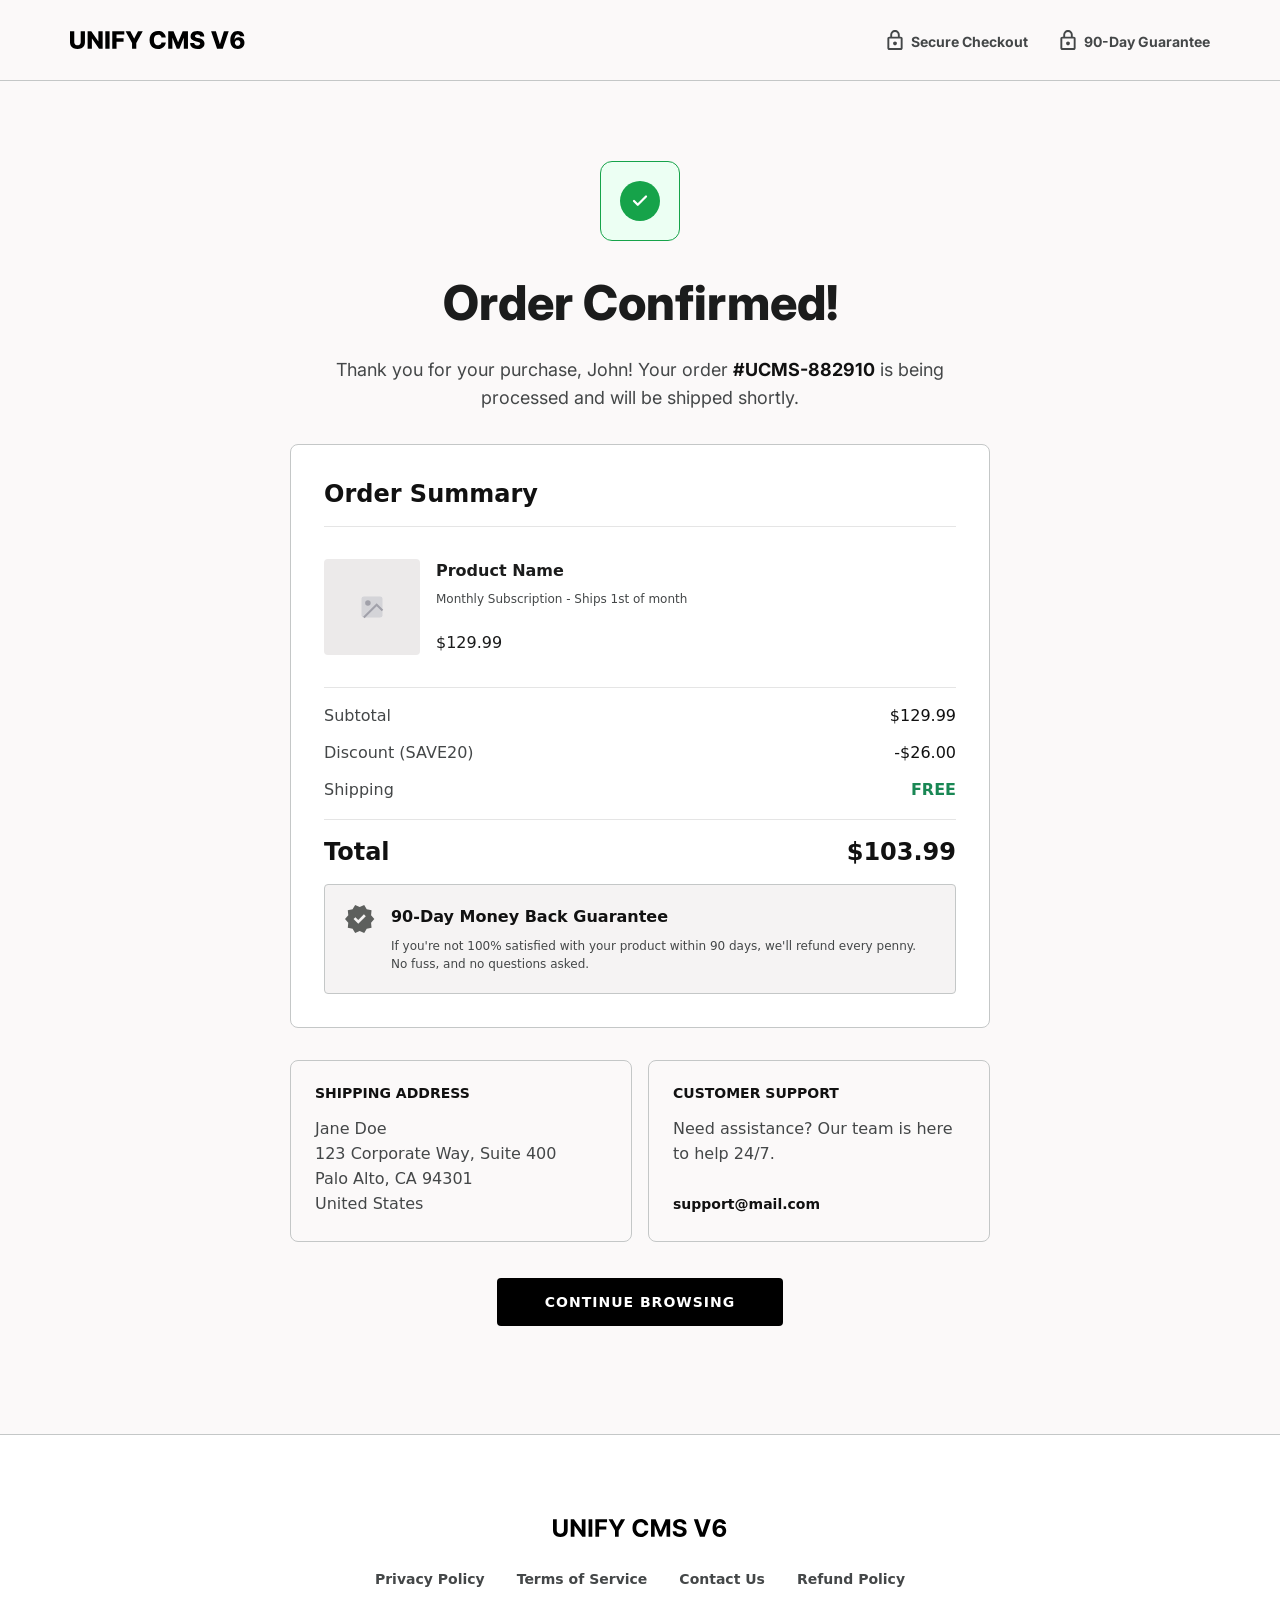
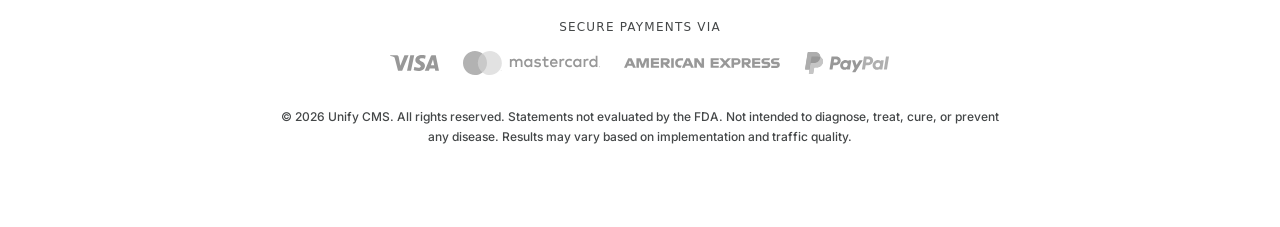
<file: order-confirmation.html>
<!DOCTYPE html>
<html lang="en">
<head>
  <meta charset="UTF-8">
  <meta name="viewport" content="width=device-width, initial-scale=1.0">
  <title>Order Confirmed - Unify CMS V6</title>

  <!-- Google Fonts: Inter -->
  <link rel="preconnect" href="https://fonts.googleapis.com">
  <link rel="preconnect" href="https://fonts.gstatic.com" crossorigin>
  <link href="https://fonts.googleapis.com/css2?family=Inter:wght@400;500;600;700;800&display=swap" rel="stylesheet">

  <!-- Bootstrap 5.3.3 CSS -->
  <link href="https://cdn.jsdelivr.net/npm/bootstrap@5.3.3/dist/css/bootstrap.min.css" rel="stylesheet"
    integrity="sha384-QWTKZyjpPEjISv5WaRU9OFeRpok6YctnYmDr5pNlyT2bRjXh0JMhjY6hW+ALEwIH" crossorigin="anonymous">

  <!-- Self-Contained Checkout Stylesheet -->
  <link rel="stylesheet" href="css/style.css">
  <link rel="stylesheet" href="css/responsive.css">
  <link rel="stylesheet" href="css/confirmation.css">
</head>
<body class="confirmation-page">

  <header class="unify-header-secondary checkout-header">
    <div class="landing-container checkout-container d-flex align-items-center justify-content-between">
      <a href="index.html" class="checkout-logo">
        <img src="./images/UNIFY-brand-logo.svg" class="unify-brand" alt="Brand Logo" />
      </a>
      <div class="checkout-header-badges">
        <div class="header-badge-item">
          <img src="./images/icon-secure.svg" class="" alt="">
          <span>Secure Checkout</span>
        </div>

        <div class="header-badge-item">
          <img src="./images/icon-secure.svg" class="" alt="">
          <span>90-Day Guarantee</span>
        </div>
      </div>
    </div>
  </header>

  <main class="confirm-main-area">
    <section class="landing-section unify-confirmation-section">
      <div class="landing-container">
  
        <!-- Step 2.1: Success Badge & Order Confirmation Headline -->
        <div class="confirm-hero-area text-center">
          <div class="confirm-badge-box">
            <div class="confirm-check-circle">
              <svg class="confirm-check-svg" viewBox="0 0 24 24" fill="none" stroke="#ffffff" stroke-width="3" stroke-linecap="round" stroke-linejoin="round">
                <polyline points="20 6 9 17 4 12"></polyline>
              </svg>
            </div>
          </div>
  
          <h1 class="confirm-main-title">Order Confirmed!</h1>
          <p class="confirm-main-subtitle">
            Thank you for your purchase, John! Your order <strong>#UCMS-882910</strong> is being processed and will be shipped shortly.
          </p>
        </div>
  
        <!-- Step 2.2: Order Summary Card -->
        <div class="confirm-card-wrapper">
          <div class="confirm-summary-card">
            <div class="summary-card-header">Order Summary</div>
            
            <div class="confirm-card-divider"></div>
  
            <!-- Product Line Item -->
            <div class="confirm-product-row">
              <div class="product-thumbnail-box">
                <svg class="product-placeholder-icon" viewBox="0 0 24 24" fill="none" stroke="#a1a1aa" stroke-width="1.75">
                  <rect x="3" y="3" width="18" height="18" rx="2" fill="#d4d4d8" stroke="none"></rect>
                  <circle cx="8.5" cy="8.5" r="1.5" fill="#a1a1aa"></circle>
                  <path d="M21 15l-5-5L5 21" stroke="#a1a1aa" stroke-width="1.75"></path>
                </svg>
              </div>
              <div class="product-info-col">
                <div class="product-title-text">Product Name</div>
                <div class="product-variant-text">Monthly Subscription - Ships 1st of month</div>
                <div class="product-price-text">$129.99</div>
              </div>
            </div>
  
            <div class="confirm-card-divider"></div>
  
            <!-- Financial Breakdown -->
            <div class="confirm-breakdown-area">
              <div class="breakdown-row">
                <span class="breakdown-label">Subtotal</span>
                <span class="breakdown-value">$129.99</span>
              </div>
              <div class="breakdown-row">
                <span class="breakdown-label">Discount (SAVE20)</span>
                <span class="breakdown-value">-$26.00</span>
              </div>
              <div class="breakdown-row">
                <span class="breakdown-label">Shipping</span>
                <span class="breakdown-value text-success fw-bold">FREE</span>
              </div>
            </div>
  
            <div class="confirm-card-divider"></div>
  
            <!-- Grand Total -->
            <div class="confirm-total-row">
              <span class="total-label-text">Total</span>
              <span class="total-amount-text">$103.99</span>
            </div>
  
            <!-- 90-Day Guarantee Callout -->
            <div class="confirm-guarantee-box">
              <div class="guarantee-icon-wrap">
                <img src="./images/icon-checked-shape.svg" class="" alt="checked icon" />
              </div>
              <div class="guarantee-content-wrap">
                <div class="guarantee-title-text">90-Day Money Back Guarantee</div>
                <div class="guarantee-desc-text">
                  If you're not 100% satisfied with your product within 90 days, we'll refund every penny. No fuss, and no questions asked.
                </div>
              </div>
            </div>
  
          </div>
        </div>
  
        <!-- Step 2.3: Details Columns (Shipping Address & Customer Support) -->
        <div class="confirm-details-wrapper">
          <div class="confirm-details-row">
            
            <!-- Shipping Address Card -->
            <div class="confirm-info-card">
              <div class="info-card-title">SHIPPING ADDRESS</div>
              <div class="info-card-content">
                Jane Doe<br>
                123 Corporate Way, Suite 400<br>
                Palo Alto, CA 94301<br>
                United States
              </div>
            </div>
  
            <!-- Customer Support Card -->
            <div class="confirm-info-card">
              <div class="info-card-title">CUSTOMER SUPPORT</div>
              <div class="info-card-content">
                Need assistance? Our team is here to help 24/7.<br><br>
                <a href="mailto:support@mail.com" class="support-mail-link">support@mail.com</a>
              </div>
            </div>
  
          </div>
        </div>
  
        <!-- Step 2.4: Continue Browsing CTA Button -->
        <div class="confirm-cta-area text-center">
          <a href="index.html" class="unify-btn-primary-md">
            CONTINUE BROWSING
          </a>
        </div>
  
      </div>
    </section>
  </main>

  <!-- SITE FOOTER -->
  <footer class="site-footer-unify footer-section section-padding-unify">
    <div class="container-unify">
      <div class="row gy-5">
        <div class="col-lg-12 d-flex flex-column align-items-center text-center">
          <a class="brand-unify d-block landing-mb-40" href="/">
            <img src="images/footer-logo.svg" alt="" srcset="">
          </a>
          <div class="landing-footer-links">
            <a href="#">Privacy Policy</a>
            <a href="#">Terms of Service</a>
            <a href="#">Contact Us</a>
            <a href="#">Refund Policy</a>
          </div>
          <span class="secure-payment-text">SECURE PAYMENTS VIA</span>
          <div class="payment-card-holder">
            <img src="images/vs.svg" alt="" srcset="">
            <img src="images/mc.svg" alt="" srcset="">
            <img src="images/ae.svg" alt="" srcset="">
            <img src="images/pp.svg" alt="" srcset="">
          </div>
          <h6 class="footer-subtext-unify mb-0 mt-3">&copy; 2026 Unify CMS. All rights reserved. Statements not evaluated by the FDA. Not intended to diagnose, treat, cure, or prevent any
disease. Results may vary based on implementation and traffic quality.</h6>
        </div>
      </div>
    </div>
  </footer>

</body>
</html>
</file>
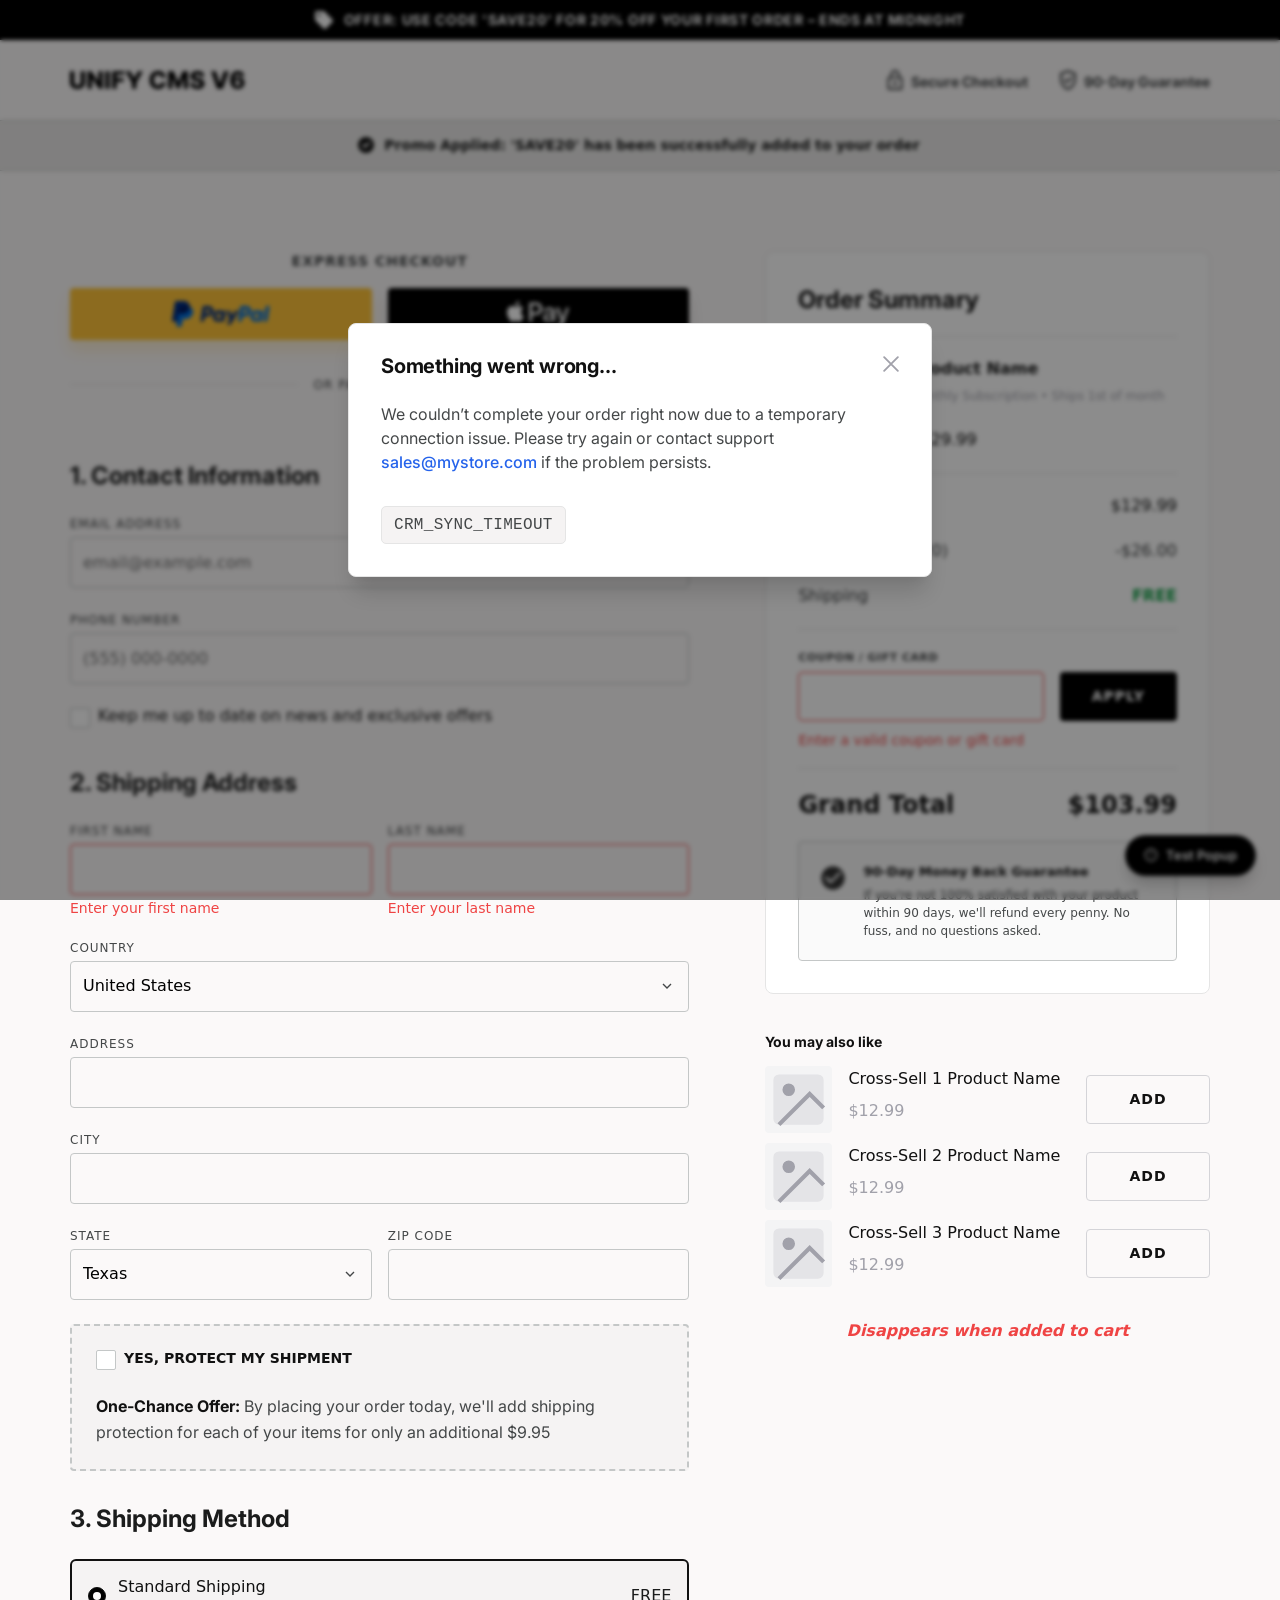
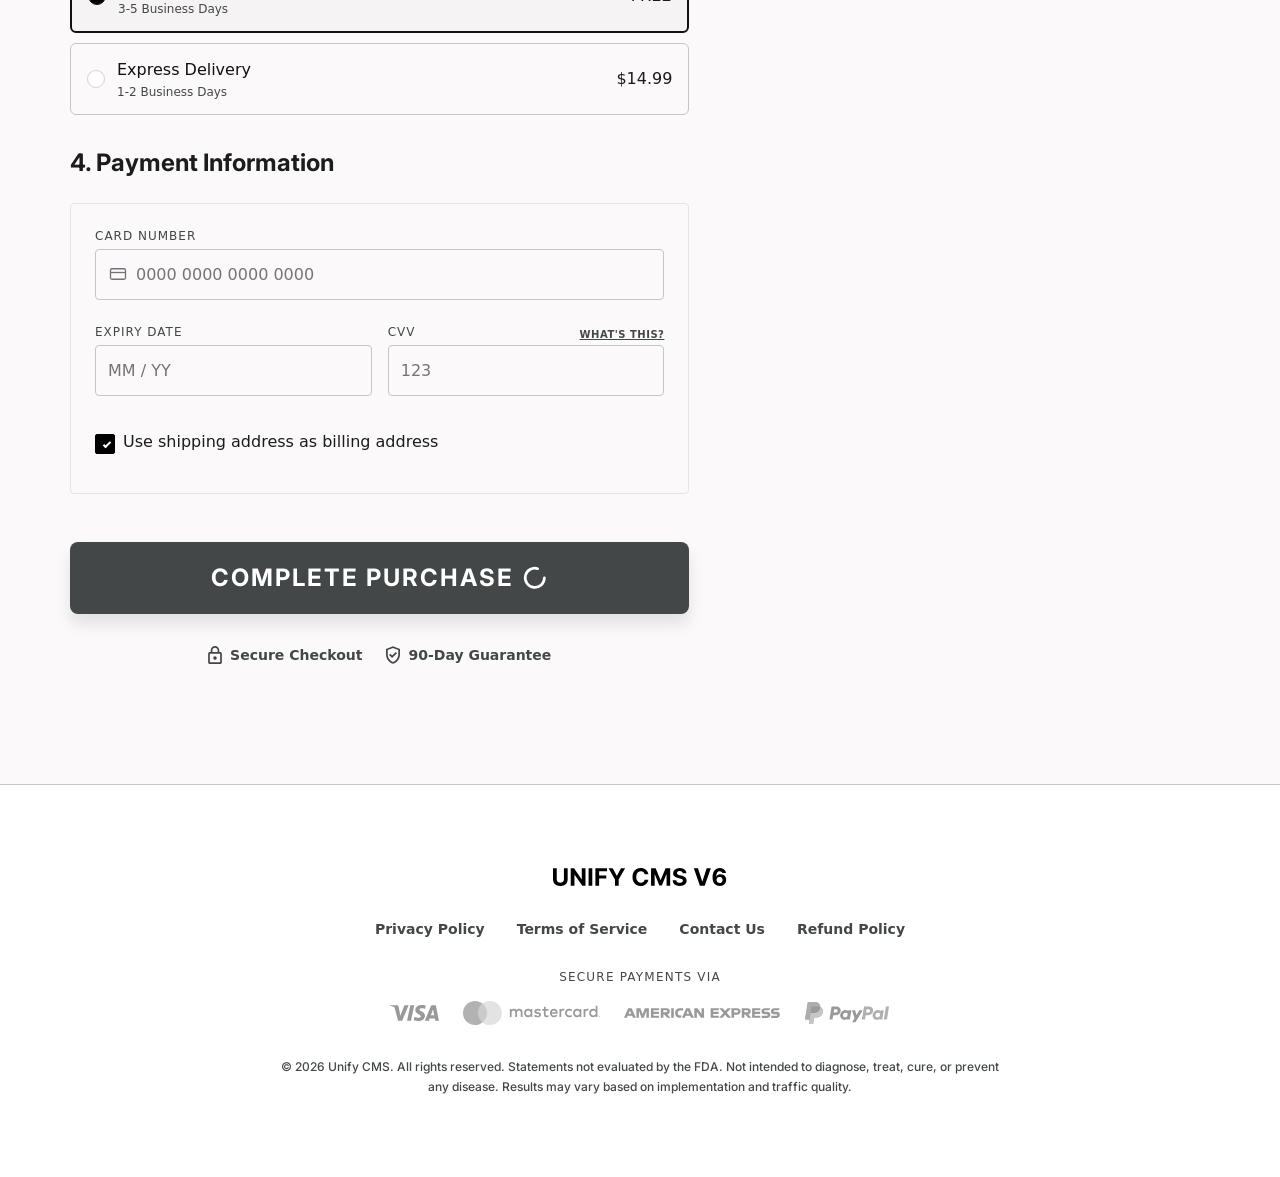
<file: popup.html>
<!DOCTYPE html>
<html lang="en">
<head>
  <meta charset="UTF-8">
  <meta name="viewport" content="width=device-width, initial-scale=1.0">
  <title>Error Popup Modal Demo - Unify CMS V6</title>

  <!-- Google Fonts: Inter -->
  <link rel="preconnect" href="https://fonts.googleapis.com">
  <link rel="preconnect" href="https://fonts.gstatic.com" crossorigin>
  <link href="https://fonts.googleapis.com/css2?family=Inter:wght@400;500;600;700;800&display=swap" rel="stylesheet">

  <!-- Bootstrap 5.3.3 CSS -->
  <link href="https://cdn.jsdelivr.net/npm/bootstrap@5.3.3/dist/css/bootstrap.min.css" rel="stylesheet"
    integrity="sha384-QWTKZyjpPEjISv5WaRU9OFeRpok6YctnYmDr5pNlyT2bRjXh0JMhjY6hW+ALEwIH" crossorigin="anonymous">

  <!-- Self-Contained Checkout Stylesheet -->
  <link rel="stylesheet" href="css/style.css">
  <link rel="stylesheet" href="css/checkout.css">
  <link rel="stylesheet" href="css/modal.css">
</head>
<body class="checkout-page">

  <!-- TOP BAR -->
  <div class="landing-top-bar">
    <div class="landing-container d-flex align-items-center justify-content-center landing-top-bar-inner ">
      <div class="landing-top-bar-marquee">
        <div class="landing-top-bar-track">
          <div class="landing-top-bar-content">
            <img src="images/top-bar-tag.svg" alt="Discount Offer" class="top-bar-icon">
            <span>OFFER: USE CODE 'SAVE20' FOR 20% OFF YOUR FIRST ORDER – ENDS AT MIDNIGHT</span>
          </div>
          <div class="landing-top-bar-content marquee-clone" aria-hidden="true">
            <img src="images/top-bar-tag.svg" alt="Discount Offer" class="top-bar-icon">
            <span>OFFER: USE CODE 'SAVE20' FOR 20% OFF YOUR FIRST ORDER – ENDS AT MIDNIGHT</span>
          </div>
          <div class="landing-top-bar-content marquee-clone" aria-hidden="true">
            <img src="images/top-bar-tag.svg" alt="Discount Offer" class="top-bar-icon">
            <span>OFFER: USE CODE 'SAVE20' FOR 20% OFF YOUR FIRST ORDER – ENDS AT MIDNIGHT</span>
          </div>
          <div class="landing-top-bar-content marquee-clone" aria-hidden="true">
            <img src="images/top-bar-tag.svg" alt="Discount Offer" class="top-bar-icon">
            <span>OFFER: USE CODE 'SAVE20' FOR 20% OFF YOUR FIRST ORDER – ENDS AT MIDNIGHT</span>
          </div>
        </div>
      </div>
    </div>
  </div>

   <!-- HEADER -->
  <header class="unify-header-secondary checkout-header">
    <div class="landing-container checkout-container d-flex align-items-center justify-content-between">
      <a href="index.html" class="checkout-logo"><img src="./images/UNIFY-brand-logo.svg" class="unify-brand" alt="Brand Logo" /></a>
      <div class="checkout-header-badges">
        <div class="header-badge-item">
          <svg width="16" height="21" viewBox="0 0 16 21" fill="none" xmlns="http://www.w3.org/2000/svg">
            <path d="M2 21C1.45 21 0.979167 20.8042 0.5875 20.4125C0.195833 20.0208 0 19.55 0 19V9C0 8.45 0.195833 7.97917 0.5875 7.5875C0.979167 7.19583 1.45 7 2 7H3V5C3 3.61667 3.4875 2.4375 4.4625 1.4625C5.4375 0.4875 6.61667 0 8 0C9.38333 0 10.5625 0.4875 11.5375 1.4625C12.5125 2.4375 13 3.61667 13 5V7H14C14.55 7 15.0208 7.19583 15.4125 7.5875C15.8042 7.97917 16 8.45 16 9V19C16 19.55 15.8042 20.0208 15.4125 20.4125C15.0208 20.8042 14.55 21 14 21H2ZM2 19H14V9H2V19ZM8 16C8.55 16 9.02083 15.8042 9.4125 15.4125C9.80417 15.0208 10 14.55 10 14C10 13.45 9.80417 12.9792 9.4125 12.5875C9.02083 12.1958 8.55 12 8 12C7.45 12 6.97917 12.1958 6.5875 12.5875C6.19583 12.9792 6 13.45 6 14C6 14.55 6.19583 15.0208 6.5875 15.4125C6.97917 15.8042 7.45 16 8 16ZM5 7H11V5C11 4.16667 10.7083 3.45833 10.125 2.875C9.54167 2.29167 8.83333 2 8 2C7.16667 2 6.45833 2.29167 5.875 2.875C5.29167 3.45833 5 4.16667 5 5V7ZM2 19V9V19Z" fill="#444748"></path>
          </svg>
          <span>Secure Checkout</span>
        </div>

        <div class="header-badge-item">
          <svg width="16" height="20" viewBox="0 0 16 20" fill="none" xmlns="http://www.w3.org/2000/svg">
            <path d="M6.95 13.55L12.6 7.9L11.175 6.475L6.95 10.7L4.85 8.6L3.425 10.025L6.95 13.55ZM8 20C5.68333 19.4167 3.77083 18.0875 2.2625 16.0125C0.754167 13.9375 0 11.6333 0 9.1V3L8 0L16 3V9.1C16 11.6333 15.2458 13.9375 13.7375 16.0125C12.2292 18.0875 10.3167 19.4167 8 20ZM8 17.9C9.73333 17.35 11.1667 16.25 12.3 14.6C13.4333 12.95 14 11.1167 14 9.1V4.375L8 2.125L2 4.375V9.1C2 11.1167 2.56667 12.95 3.7 14.6C4.83333 16.25 6.26667 17.35 8 17.9Z" fill="#444748"></path>
          </svg>
          <span>90-Day Guarantee</span>
        </div>
      </div>
    </div>
  </header>

   <!-- PROMO APPLIED -->
  <div class="checkout-promo-banner">
    <div class="checkout-container d-flex align-items-center justify-content-center">
      <div class="promo-banner-content">
        <svg class="promo-check-icon" viewBox="0 0 20 20" fill="currentColor">
          <path fill-rule="evenodd" d="M10 18a8 8 0 100-16 8 8 0 000 16zm3.707-9.293a1 1 0 00-1.414-1.414L9 10.586 7.707 9.293a1 1 0 00-1.414 1.414l2 2a1 1 0 001.414 0l4-4z" clip-rule="evenodd"/>
        </svg>
        <span><strong>Promo Applied: 'SAVE20' has been successfully added to your order</strong></span>
      </div>
    </div>
  </div>

   <!-- MAIN-->
  <main class="checkout-main-area">
    <section class="checkout-section landing-section">
      <div class="landing-container checkout-container">
        <div class="checkout-grid">
          
          <!-- LEFT COLUMN: CHECKOUT FORM -->
          <div class="checkout-form-column">
            
            <!-- Express Checkout -->
            <div class="express-checkout-box">
              <div class="express-title">EXPRESS CHECKOUT</div>
              <div class="express-buttons-row">
                <button type="button" class="unify-btn-yellow btn-express btn-paypal" aria-label="Pay with PayPal">
                  <img src="images/button-paypal.svg" alt="PayPal" class="express-btn-img">
                </button>
                <button type="button" class="unify-btn-primary btn-express btn-applepay" aria-label="Pay with Apple Pay">
                  <img src="images/button-applepay.svg" alt="Apple Pay" class="express-btn-img">
                </button>
              </div>
              <div class="express-divider">
                <span class="express-divider-text">OR PAY WITH CARD</span>
              </div>
            </div>
  
            <form id="checkout-form" novalidate onsubmit="return false;">
              <!-- 1. Contact Information -->
              <div class="form-section">
                <h2 class="form-section-title">1. Contact Information</h2>
                
                <div class="form-group">
                  <label for="contact-email" class="form-label-custom">EMAIL ADDRESS</label>
                  <input type="email" id="contact-email" class="form-control-custom" placeholder="email@example.com">
                </div>
  
                <div class="form-group">
                  <label for="contact-phone" class="form-label-custom">PHONE NUMBER</label>
                  <input type="tel" id="contact-phone" class="form-control-custom" placeholder="(555) 000-0000">
                </div>
  
                <div class="form-checkbox-group">
                  <label class="custom-checkbox-container">
                    <input type="checkbox" id="newsletter-optin">
                    <span class="custom-checkmark"></span>
                    <span class="checkbox-label-text">Keep me up to date on news and exclusive offers</span>
                  </label>
                </div>
              </div>
  
              <!-- 2. Shipping Address -->
              <div class="form-section">
                <h2 class="form-section-title">2. Shipping Address</h2>
  
                <div class="form-row-2 names-row">
                  <div class="form-group has-error">
                    <label for="shipping-firstname" class="form-label-custom">FIRST NAME</label>
                    <input type="text" id="shipping-firstname" class="form-control-custom is-invalid" placeholder="">
                    <div class="form-error-msg">Enter your first name</div>
                  </div>
                  <div class="form-group has-error">
                    <label for="shipping-lastname" class="form-label-custom">LAST NAME</label>
                    <input type="text" id="shipping-lastname" class="form-control-custom is-invalid" placeholder="">
                    <div class="form-error-msg">Enter your last name</div>
                  </div>
                </div>
  
                <div class="form-group">
                  <label for="shipping-country" class="form-label-custom">COUNTRY</label>
                  <div class="custom-select-wrapper">
                    <select id="shipping-country" class="form-control-custom custom-select">
                      <option value="US" selected>United States</option>
                      <option value="CA">Canada</option>
                      <option value="GB">United Kingdom</option>
                      <option value="AU">Australia</option>
                    </select>
                    <svg class="select-chevron" viewBox="0 0 24 24" fill="none" stroke="currentColor" stroke-width="2">
                      <polyline points="6 9 12 15 18 9"></polyline>
                    </svg>
                  </div>
                </div>
  
                <div class="form-group">
                  <label for="shipping-address" class="form-label-custom">ADDRESS</label>
                  <input type="text" id="shipping-address" class="form-control-custom" placeholder="">
                </div>
  
                <div class="form-group">
                  <label for="shipping-city" class="form-label-custom">CITY</label>
                  <input type="text" id="shipping-city" class="form-control-custom" placeholder="">
                </div>
  
                <div class="form-row-2 state-zip-row">
                  <div class="form-group">
                    <label for="shipping-state" class="form-label-custom">STATE</label>
                    <div class="custom-select-wrapper">
                      <select id="shipping-state" class="form-control-custom custom-select">
                        <option value="TX" selected>Texas</option>
                        <option value="CA">California</option>
                        <option value="FL">Florida</option>
                        <option value="NY">New York</option>
                      </select>
                      <svg class="select-chevron" viewBox="0 0 24 24" fill="none" stroke="currentColor" stroke-width="2">
                        <polyline points="6 9 12 15 18 9"></polyline>
                      </svg>
                    </div>
                  </div>
                  <div class="form-group">
                    <label for="shipping-zip" class="form-label-custom">ZIP CODE</label>
                    <input type="text" id="shipping-zip" class="form-control-custom" placeholder="">
                  </div>
                </div>
  
                <!-- Shipping Protection Bump Box -->
                <div class="shipping-protection-box">
                  <label class="custom-checkbox-container bump-checkbox-header">
                    <input type="checkbox" id="shipping-protection">
                    <span class="custom-checkmark"></span>
                    <span class="bump-title">YES, PROTECT MY SHIPMENT</span>
                  </label>
                  <p class="bump-description">
                    <strong>One-Chance Offer:</strong> By placing your order today, we'll add shipping protection for each of your items for only an additional $9.95
                  </p>
                </div>
              </div>
  
              <!-- 3. Shipping Method -->
              <div class="form-section">
                <h2 class="form-section-title">3. Shipping Method</h2>
  
                <div class="shipping-methods-container">
                  <!-- Standard Shipping (Selected) -->
                  <label class="shipping-method-card active" for="shipping-standard">
                    <div class="method-left">
                      <input type="radio" name="shipping_method" id="shipping-standard" value="0.00" checked class="method-radio-input">
                      <span class="custom-radio"></span>
                      <div class="method-info">
                        <div class="method-name">Standard Shipping</div>
                        <div class="method-time">3-5 Business Days</div>
                      </div>
                    </div>
                    <div class="method-price">FREE</div>
                  </label>
  
                  <!-- Express Delivery -->
                  <label class="shipping-method-card" for="shipping-express">
                    <div class="method-left">
                      <input type="radio" name="shipping_method" id="shipping-express" value="14.99" class="method-radio-input">
                      <span class="custom-radio"></span>
                      <div class="method-info">
                        <div class="method-name">Express Delivery</div>
                        <div class="method-time">1-2 Business Days</div>
                      </div>
                    </div>
                    <div class="method-price">$14.99</div>
                  </label>
                </div>
              </div>
  
              <!-- 4. Payment Information -->
              <div class="form-section">
                <h2 class="form-section-title">4. Payment Information</h2>
  
                <div class="payment-card-box">
                  <div class="form-group">
                    <label for="card-number" class="form-label-custom">CARD NUMBER</label>
                    <div class="input-with-icon">
                      <svg class="input-card-icon" viewBox="0 0 24 24" fill="none" stroke="#71717a" stroke-width="1.75">
                        <rect x="2" y="5" width="20" height="14" rx="2"></rect>
                        <line x1="2" y1="10" x2="22" y2="10"></line>
                      </svg>
                      <input type="text" id="card-number" class="form-control-custom input-has-icon" placeholder="0000 0000 0000 0000" maxlength="19">
                    </div>
                  </div>
  
                  <div class="form-row-2 card-details-row">
                    <div class="form-group">
                      <label for="card-expiry" class="form-label-custom">EXPIRY DATE</label>
                      <input type="text" id="card-expiry" class="form-control-custom" placeholder="MM / YY" maxlength="5">
                    </div>
                    <div class="form-group">
                      <div class="label-with-help">
                        <label for="card-cvv" class="form-label-custom">CVV</label>
                        <a href="javascript:void(0)" class="cvv-help-link" title="The 3 or 4 digit security code on the back of your card">WHAT'S THIS?</a>
                      </div>
                      <input type="text" id="card-cvv" class="form-control-custom" placeholder="123" maxlength="4">
                    </div>
                  </div>
  
                  <div class="form-checkbox-group billing-same-group">
                    <label class="custom-checkbox-container">
                      <input type="checkbox" id="billing-same-as-shipping" checked>
                      <span class="custom-checkmark"></span>
                      <span class="checkbox-label-text">Use shipping address as billing address</span>
                    </label>
                  </div>
  
                  <!-- Collapsible Billing Address Fields -->
                  <div id="billing-address-fields" class="billing-fields-collapse" style="display:none;">
                    <div class="billing-fields-inner">
                      <div class="form-row-2 names-row">
                        <div class="form-group">
                          <label class="form-label-custom">BILLING FIRST NAME</label>
                          <input type="text" class="form-control-custom" placeholder="">
                        </div>
                        <div class="form-group">
                          <label class="form-label-custom">BILLING LAST NAME</label>
                          <input type="text" class="form-control-custom" placeholder="">
                        </div>
                      </div>
                      <div class="form-group">
                        <label class="form-label-custom">BILLING ADDRESS</label>
                        <input type="text" class="form-control-custom" placeholder="">
                      </div>
                      <div class="form-row-2 state-zip-row">
                        <div class="form-group">
                          <label class="form-label-custom">CITY</label>
                          <input type="text" class="form-control-custom" placeholder="">
                        </div>
                        <div class="form-group">
                          <label class="form-label-custom">ZIP CODE</label>
                          <input type="text" class="form-control-custom" placeholder="">
                        </div>
                      </div>
                    </div>
                  </div>
  
                </div>
              </div>
  
              <!-- Complete Purchase CTA -->
              <div class="checkout-submit-area">
                <button type="button" class="unify-btn-primary btn-complete-purchase" id="btn-submit-order">
                  <span>COMPLETE PURCHASE</span>
                  <svg class="btn-spinner-icon" viewBox="0 0 24 24" fill="none" stroke="currentColor" stroke-width="2.5" stroke-linecap="round">
                    <path d="M21 12a9 9 0 1 1-6.219-8.56"></path>
                  </svg>
                </button>
  
                <div class="checkout-footer-badges">
                  <div class="footer-badge-item">
                    <svg width="16" height="21" viewBox="0 0 16 21" fill="none" xmlns="http://www.w3.org/2000/svg">
                      <path d="M2 21C1.45 21 0.979167 20.8042 0.5875 20.4125C0.195833 20.0208 0 19.55 0 19V9C0 8.45 0.195833 7.97917 0.5875 7.5875C0.979167 7.19583 1.45 7 2 7H3V5C3 3.61667 3.4875 2.4375 4.4625 1.4625C5.4375 0.4875 6.61667 0 8 0C9.38333 0 10.5625 0.4875 11.5375 1.4625C12.5125 2.4375 13 3.61667 13 5V7H14C14.55 7 15.0208 7.19583 15.4125 7.5875C15.8042 7.97917 16 8.45 16 9V19C16 19.55 15.8042 20.0208 15.4125 20.4125C15.0208 20.8042 14.55 21 14 21H2ZM2 19H14V9H2V19ZM8 16C8.55 16 9.02083 15.8042 9.4125 15.4125C9.80417 15.0208 10 14.55 10 14C10 13.45 9.80417 12.9792 9.4125 12.5875C9.02083 12.1958 8.55 12 8 12C7.45 12 6.97917 12.1958 6.5875 12.5875C6.19583 12.9792 6 13.45 6 14C6 14.55 6.19583 15.0208 6.5875 15.4125C6.97917 15.8042 7.45 16 8 16ZM5 7H11V5C11 4.16667 10.7083 3.45833 10.125 2.875C9.54167 2.29167 8.83333 2 8 2C7.16667 2 6.45833 2.29167 5.875 2.875C5.29167 3.45833 5 4.16667 5 5V7ZM2 19V9V19Z" fill="#444748"></path>
                    </svg>
                    <span>Secure Checkout</span>
                  </div>

                  <div class="footer-badge-item">
                    <svg width="16" height="20" viewBox="0 0 16 20" fill="none" xmlns="http://www.w3.org/2000/svg">
                      <path d="M6.95 13.55L12.6 7.9L11.175 6.475L6.95 10.7L4.85 8.6L3.425 10.025L6.95 13.55ZM8 20C5.68333 19.4167 3.77083 18.0875 2.2625 16.0125C0.754167 13.9375 0 11.6333 0 9.1V3L8 0L16 3V9.1C16 11.6333 15.2458 13.9375 13.7375 16.0125C12.2292 18.0875 10.3167 19.4167 8 20ZM8 17.9C9.73333 17.35 11.1667 16.25 12.3 14.6C13.4333 12.95 14 11.1167 14 9.1V4.375L8 2.125L2 4.375V9.1C2 11.1167 2.56667 12.95 3.7 14.6C4.83333 16.25 6.26667 17.35 8 17.9Z" fill="#444748"></path>
                    </svg>
                    <span>90-Day Guarantee</span>
                  </div>
                </div>
              </div>
            </form>
  
          </div>
  
          <!-- RIGHT COLUMN: SIDEBAR (ORDER SUMMARY & CROSS-SELLS) -->
          <div class="checkout-sidebar-column">
            
            <!-- Order Summary Card -->
            <div class="order-summary-box">
              <h3 class="summary-box-title">Order Summary</h3>
              <div class="summary-divider"></div>
  
              <!-- Product Line Item -->
              <div class="summary-product-item">
                <div class="summary-product-thumb">
                  <svg class="product-placeholder-svg" viewBox="0 0 24 24" fill="none" stroke="#a1a1aa" stroke-width="1.5">
                    <rect x="3" y="3" width="18" height="18" rx="2" fill="#e4e4e7" stroke="none"></rect>
                    <circle cx="8.5" cy="8.5" r="1.5" fill="#a1a1aa"></circle>
                    <path d="M21 15l-5-5L5 21" stroke="#a1a1aa" stroke-width="1.5"></path>
                  </svg>
                </div>
                <div class="summary-product-details">
                  <div class="d-block">
                    <div class="product-item-name">Product Name</div>
                    <div class="product-item-sub">Monthly Subscription • Ships 1st of month</div>
                  </div>
                  <div class="product-item-price">$129.99</div>
                </div>
              </div>
  
              <!-- Dynamic Added Cross Sells Container in Summary -->
              <div id="summary-cross-sells-list" class="summary-cross-sells-container"></div>
  
              <div class="summary-divider"></div>
  
              <!-- Totals Breakdown -->
              <div class="summary-breakdown">
                <div class="summary-line">
                  <span class="line-label">Subtotal</span>
                  <span class="line-value" id="summary-subtotal">$129.99</span>
                </div>
                <div class="summary-line">
                  <span class="line-label">Discount (SAVE20)</span>
                  <span class="line-value discount-text" id="summary-discount">-$26.00</span>
                </div>
                <div class="summary-line" id="protection-line" style="display:none;">
                  <span class="line-label">Shipping Protection</span>
                  <span class="line-value">$9.95</span>
                </div>
                <div class="summary-line">
                  <span class="line-label">Shipping</span>
                  <span class="line-value shipping-free-badge" id="summary-shipping">FREE</span>
                </div>
              </div>
  
              <div class="summary-divider"></div>
  
              <!-- Coupon Input -->
              <div class="summary-coupon-section">
                <label for="coupon-code" class="coupon-label">COUPON / GIFT CARD</label>
                <div class="coupon-input-group">
                  <input type="text" id="coupon-code" class="coupon-input is-invalid" placeholder="" value="">
                  <button type="button" class="btn-coupon-apply" id="btn-apply-coupon">APPLY</button>
                </div>
                <div class="coupon-error-msg" id="coupon-error">Enter a valid coupon or gift card</div>
              </div>
  
              <div class="summary-divider summary-grand-total-top-br"></div>
  
              <!-- Grand Total -->
              <div class="summary-grand-total">
                <span class="total-label">Grand Total</span>
                <span class="total-amount" id="summary-grand-total">$103.99</span>
              </div>
  
              <!-- 90-Day Guarantee Box inside Summary Card -->
              <div class="summary-guarantee-box">
                <div class="guarantee-badge-icon">
                  <svg viewBox="0 0 24 24" fill="currentColor">
                    <path fill-rule="evenodd" d="M12 2C6.48 2 2 6.48 2 12s4.48 10 10 10 10-4.48 10-10S17.52 2 12 2zm-2 15l-5-5 1.41-1.41L10 14.17l7.59-7.59L19 8l-9 9z" clip-rule="evenodd"/>
                  </svg>
                </div>
                <div class="guarantee-content">
                  <div class="guarantee-title">90-Day Money Back Guarantee</div>
                  <div class="guarantee-text">
                    If you're not 100% satisfied with your product within 90 days, we'll refund every penny. No fuss, and no questions asked.
                  </div>
                </div>
              </div>
  
            </div>
  
            <!-- "You may also like" Cross-Sells Section -->
            <div class="cross-sells-section">
              <h4 class="cross-sells-heading">You may also like</h4>
              <div class="cross-sells-list">
                
                <!-- Cross-Sell Item 1 -->
                <div class="cross-sell-card" data-id="1" data-name="Cross-Sell 1 Product Name" data-price="12.99">
                  <div class="cross-sell-left">
                    <div class="cross-sell-thumb">
                      <svg viewBox="0 0 24 24" fill="none" stroke="#a1a1aa" stroke-width="1.5">
                        <rect x="3" y="3" width="18" height="18" rx="2" fill="#e4e4e7" stroke="none"></rect>
                        <circle cx="8.5" cy="8.5" r="1.5" fill="#a1a1aa"></circle>
                        <path d="M21 15l-5-5L5 21" stroke="#a1a1aa" stroke-width="1.5"></path>
                      </svg>
                    </div>
                    <div class="cross-sell-details">
                      <div class="cross-sell-title">Cross-Sell 1 Product Name</div>
                      <div class="cross-sell-price">$12.99</div>
                    </div>
                  </div>
                  <button type="button" class="btn-cross-sell-add" data-id="1">ADD</button>
                </div>
  
                <!-- Cross-Sell Item 2 -->
                <div class="cross-sell-card" data-id="2" data-name="Cross-Sell 2 Product Name" data-price="12.99">
                  <div class="cross-sell-left">
                    <div class="cross-sell-thumb">
                      <svg viewBox="0 0 24 24" fill="none" stroke="#a1a1aa" stroke-width="1.5">
                        <rect x="3" y="3" width="18" height="18" rx="2" fill="#e4e4e7" stroke="none"></rect>
                        <circle cx="8.5" cy="8.5" r="1.5" fill="#a1a1aa"></circle>
                        <path d="M21 15l-5-5L5 21" stroke="#a1a1aa" stroke-width="1.5"></path>
                      </svg>
                    </div>
                    <div class="cross-sell-details">
                      <div class="cross-sell-title">Cross-Sell 2 Product Name</div>
                      <div class="cross-sell-price">$12.99</div>
                    </div>
                  </div>
                  <button type="button" class="btn-cross-sell-add" data-id="2">ADD</button>
                </div>
  
                <!-- Cross-Sell Item 3 -->
                <div class="cross-sell-card" data-id="3" data-name="Cross-Sell 3 Product Name" data-price="12.99">
                  <div class="cross-sell-left">
                    <div class="cross-sell-thumb">
                      <svg viewBox="0 0 24 24" fill="none" stroke="#a1a1aa" stroke-width="1.5">
                        <rect x="3" y="3" width="18" height="18" rx="2" fill="#e4e4e7" stroke="none"></rect>
                        <circle cx="8.5" cy="8.5" r="1.5" fill="#a1a1aa"></circle>
                        <path d="M21 15l-5-5L5 21" stroke="#a1a1aa" stroke-width="1.5"></path>
                      </svg>
                    </div>
                    <div class="cross-sell-details">
                      <div class="cross-sell-title">Cross-Sell 3 Product Name</div>
                      <div class="cross-sell-price">$12.99</div>
                    </div>
                  </div>
                  <button type="button" class="btn-cross-sell-add" data-id="3">ADD</button>
                </div>
  
              </div>
              
              <div class="cross-sells-disclaimer">
                Disappears when added to cart
              </div>
            </div>
  
          </div>
  
        </div>
      </div>
    </section>
  </main>

  <!-- SITE FOOTER-->
  <footer class="site-footer-unify footer-section section-padding-unify">
    <div class="container-unify">
      <div class="row gy-5">
        <div class="col-lg-12 d-flex flex-column align-items-center text-center">
          <a class="brand-unify d-block landing-mb-40" href="/">
            <img src="images/footer-logo.svg" alt="" srcset="">
          </a>
          <div class="landing-footer-links">
            <a href="#">Privacy Policy</a>
            <a href="#">Terms of Service</a>
            <a href="#">Contact Us</a>
            <a href="#">Refund Policy</a>
          </div>
          <span class="secure-payment-text">SECURE PAYMENTS VIA</span>
          <div class="payment-card-holder">
            <img src="images/vs.svg" alt="" srcset="">
            <img src="images/mc.svg" alt="" srcset="">
            <img src="images/ae.svg" alt="" srcset="">
            <img src="images/pp.svg" alt="" srcset="">
          </div>
          <h6 class="footer-subtext-unify mb-0 mt-3">&copy; 2026 Unify CMS. All rights reserved. Statements not evaluated by the FDA. Not intended to diagnose, treat, cure, or prevent any
disease. Results may vary based on implementation and traffic quality.</h6>
        </div>
      </div>
    </div>
  </footer>

  <!-- Popup Modal-->
  <div id="unifyErrorModal" class="unify-modal-backdrop" role="dialog" aria-modal="true" aria-labelledby="modalTitle" aria-describedby="modalDesc" tabindex="-1">
    <div class="unify-modal-dialog">
      <div class="unify-modal-content">
        <!-- Modal Header -->
        <div class="unify-modal-header">
          <h2 id="modalTitle" class="unify-modal-title">Something went wrong...</h2>
          <button type="button" class="unify-modal-close" aria-label="Close dialog">
            <svg viewBox="0 0 14 14" fill="none" xmlns="http://www.w3.org/2000/svg" aria-hidden="true">
              <path d="M1 1L13 13M13 1L1 13" stroke="currentColor" stroke-width="1.6" stroke-linecap="round" stroke-linejoin="round"/>
            </svg>
          </button>
        </div>

        <!-- Modal Body -->
        <div class="unify-modal-body">
          <p id="modalDesc" class="unify-modal-message">
            We couldn’t complete your order right now due to a temporary connection issue. Please try again or contact support <a href="mailto:sales@mystore.com" class="unify-modal-link">sales@mystore.com</a> if the problem persists.
          </p>
          <div class="unify-modal-badge">
            <span>CRM_SYNC_TIMEOUT</span>
          </div>
        </div>
      </div>
    </div>
  </div>

  <!-- Popup btn -->
  <button type="button" class="unify-modal-demo-trigger" data-modal-target="#unifyErrorModal" aria-label="Re-open error modal">
    <svg viewBox="0 0 24 24" fill="none" stroke="currentColor" stroke-width="2" stroke-linecap="round" stroke-linejoin="round" aria-hidden="true">
      <circle cx="12" cy="12" r="10"></circle>
      <line x1="12" y1="8" x2="12" y2="12"></line>
      <line x1="12" y1="16" x2="12.01" y2="16"></line>
    </svg>
    <span>Test Popup</span>
  </button>

    <!-- Scripts -->
   <script src="js/app.js"></script>
  <script src="js/modal.js"></script>
</body>
</html>
</file>
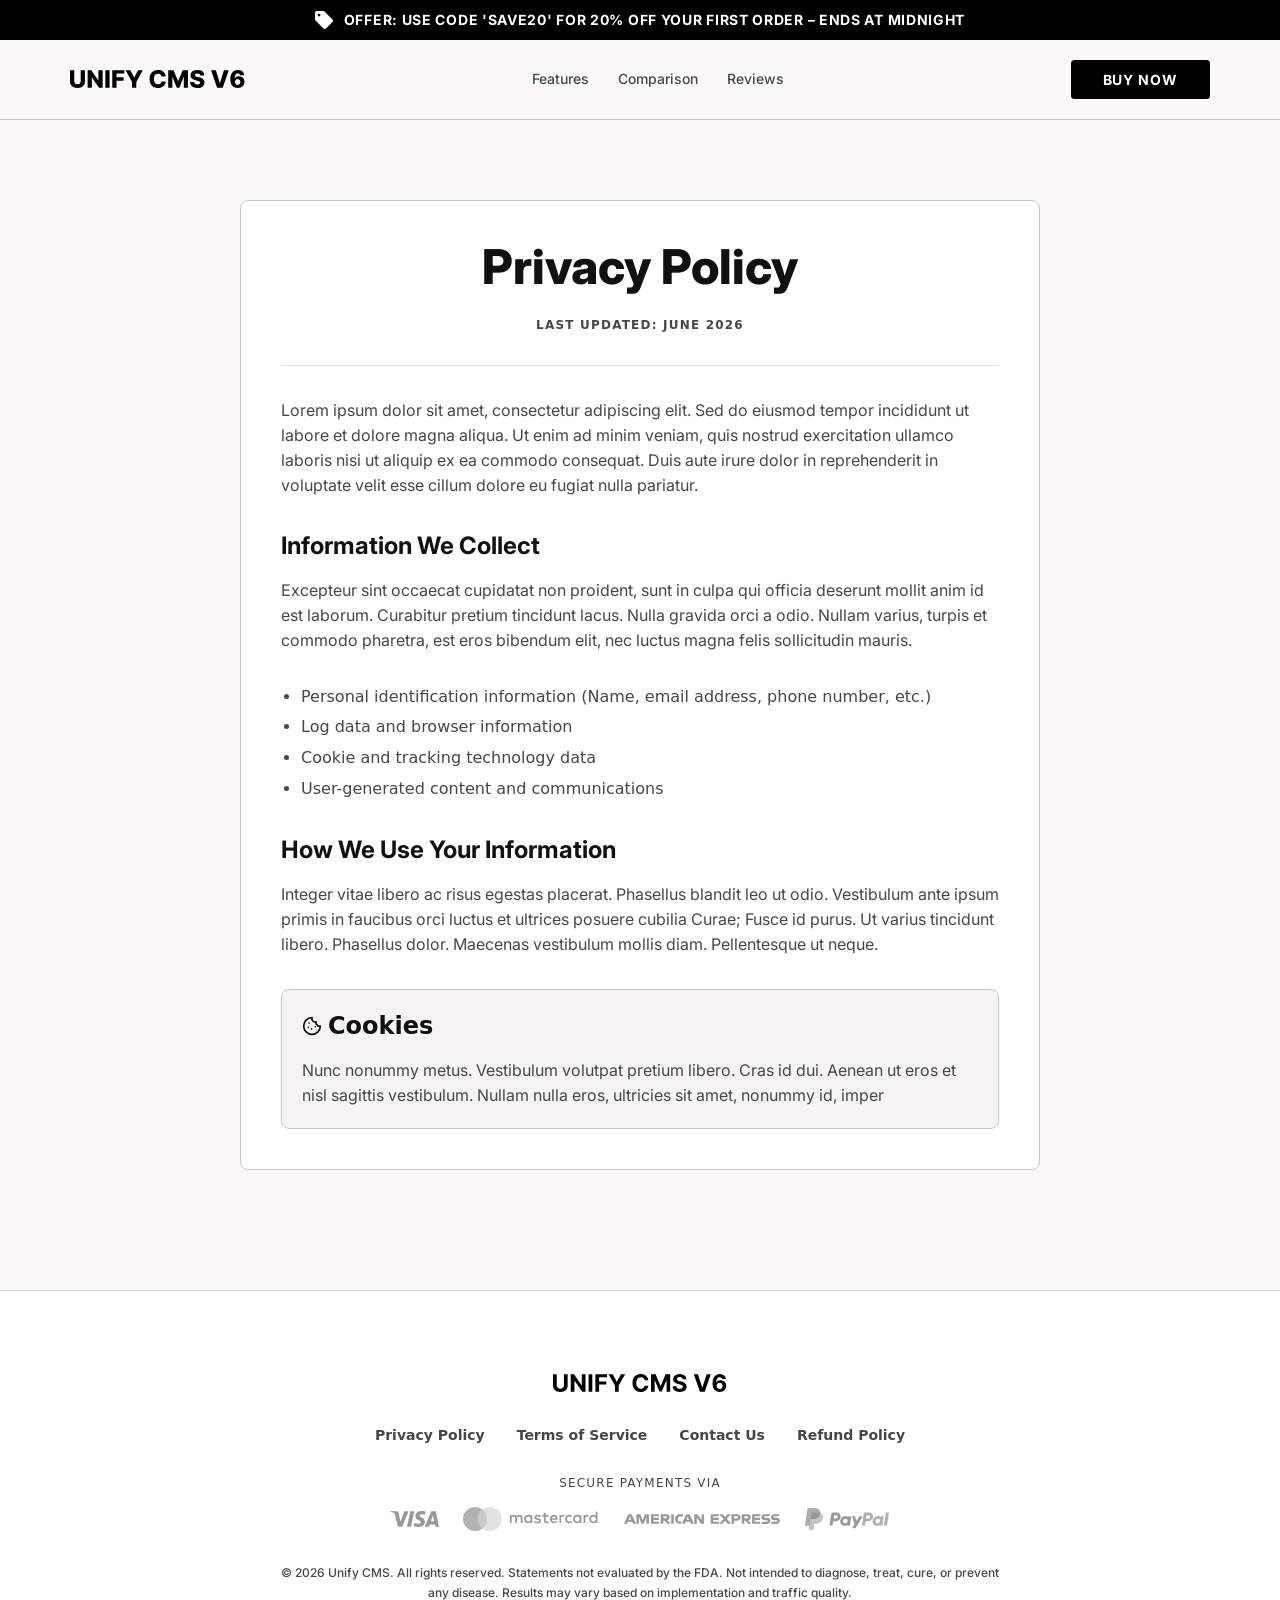
<file: privacy-policy.html>
<!DOCTYPE html>
<html lang="en">
<head>
  <meta charset="UTF-8">
  <meta name="viewport" content="width=device-width, initial-scale=1.0">
  <title>Privacy Policy - Unify CMS V6</title>

  <!-- Google Fonts: Inter -->
  <link rel="preconnect" href="https://fonts.googleapis.com">
  <link rel="preconnect" href="https://fonts.gstatic.com" crossorigin>
  <link rel="preconnect" href="https://fonts.gstatic.com" crossorigin>
  <link href="https://fonts.googleapis.com/css2?family=Inter:ital,opsz,wght@0,14..32,100..900;1,14..32,100..900&display=swap" rel="stylesheet">

  <!-- Bootstrap 5 CDN -->
  <link href="https://cdn.jsdelivr.net/npm/bootstrap@5.3.3/dist/css/bootstrap.min.css" rel="stylesheet"
    integrity="sha384-QWTKZyjpPEjISv5WaRU9OFeRpok6YctnYmDr5pNlyT2bRjXh0JMhjY6hW+ALEwIH" crossorigin="anonymous">

  <!-- Custom CSS -->
  <link rel="stylesheet" href="css/style.css">
  <link rel="stylesheet" href="css/responsive.css">
  <link rel="stylesheet" href="css/privacy-policy.css">
</head>
<body class="privacy-page">

  <!-- TOP BAR -->
  <div class="landing-top-bar">
    <div class="landing-container d-flex align-items-center justify-content-center landing-top-bar-inner ">
      <div class="landing-top-bar-marquee">
        <div class="landing-top-bar-track">
          <div class="landing-top-bar-content">
            <img src="images/top-bar-tag.svg" alt="Discount Offer" class="top-bar-icon">
            <span>OFFER: USE CODE 'SAVE20' FOR 20% OFF YOUR FIRST ORDER – ENDS AT MIDNIGHT</span>
          </div>
          <div class="landing-top-bar-content marquee-clone" aria-hidden="true">
            <img src="images/top-bar-tag.svg" alt="Discount Offer" class="top-bar-icon">
            <span>OFFER: USE CODE 'SAVE20' FOR 20% OFF YOUR FIRST ORDER – ENDS AT MIDNIGHT</span>
          </div>
          <div class="landing-top-bar-content marquee-clone" aria-hidden="true">
            <img src="images/top-bar-tag.svg" alt="Discount Offer" class="top-bar-icon">
            <span>OFFER: USE CODE 'SAVE20' FOR 20% OFF YOUR FIRST ORDER – ENDS AT MIDNIGHT</span>
          </div>
          <div class="landing-top-bar-content marquee-clone" aria-hidden="true">
            <img src="images/top-bar-tag.svg" alt="Discount Offer" class="top-bar-icon">
            <span>OFFER: USE CODE 'SAVE20' FOR 20% OFF YOUR FIRST ORDER – ENDS AT MIDNIGHT</span>
          </div>
        </div>
      </div>
    </div>
  </div>

  <!-- SITE HEADER -->
  <header class="site-header-unify landing-header header-section">
    <div class="container-unify landing-container header-unify-wrapper d-flex align-items-center justify-content-between">
      <a class="brand-unify landing-logo" href="/">
        <img src="./images/UNIFY-brand-logo.svg" class="unify-brand" alt="Brand Logo" />
      </a>

      <nav class="desktop-nav">
        <ul class="nav-unify landing-nav">
          <li><a class="nav-link-unify" href="#features">Features</a></li>
          <li><a class="nav-link-unify" href="#comparison">Comparison</a></li>
          <li><a class="nav-link-unify" href="#reviews">Reviews</a></li>
        </ul>
      </nav>

      <div class="header-actions-unify landing-header-actions">
        <a href="#order" class="landing-btn-buy">BUY NOW</a>
      </div>
    </div>
  </header>

  <!-- =========================================================================
       SECTION 3: MAIN POLICY CONTENT
       ========================================================================= -->
  <main class="privacy-main-area">
    <section class="landing-section privacy-section">
      <div class="landing-container">
        
        <div class="privacy-card-wrapper">
          <article class="privacy-content-card">
            
            <!-- Header Title & Subtitle -->
            <div class="policy-header-area text-center">
              <h1 class="policy-main-title">Privacy Policy</h1>
              <div class="policy-updated-date">LAST UPDATED: JUNE 2026</div>
            </div>
  
            <div class="policy-card-divider"></div>
  
            <!-- Section 1: Intro Paragraph -->
            <p class="policy-paragraph">
              Lorem ipsum dolor sit amet, consectetur adipiscing elit. Sed do eiusmod tempor incididunt ut labore et dolore magna aliqua. Ut enim ad minim veniam, quis nostrud exercitation ullamco laboris nisi ut aliquip ex ea commodo consequat. Duis aute irure dolor in reprehenderit in voluptate velit esse cillum dolore eu fugiat nulla pariatur.
            </p>
  
            <!-- Section 2: Information We Collect -->
            <h2 class="policy-section-heading">Information We Collect</h2>
            <p class="policy-paragraph">
              Excepteur sint occaecat cupidatat non proident, sunt in culpa qui officia deserunt mollit anim id est laborum. Curabitur pretium tincidunt lacus. Nulla gravida orci a odio. Nullam varius, turpis et commodo pharetra, est eros bibendum elit, nec luctus magna felis sollicitudin mauris.
            </p>
  
            <ul class="policy-bullet-list">
              <li>Personal identification information (Name, email address, phone number, etc.)</li>
              <li>Log data and browser information</li>
              <li>Cookie and tracking technology data</li>
              <li>User-generated content and communications</li>
            </ul>
  
            <!-- Section 3: How We Use Your Information -->
            <h2 class="policy-section-heading">How We Use Your Information</h2>
            <p class="policy-paragraph">
              Integer vitae libero ac risus egestas placerat. Phasellus blandit leo ut odio. Vestibulum ante ipsum primis in faucibus orci luctus et ultrices posuere cubilia Curae; Fusce id purus. Ut varius tincidunt libero. Phasellus dolor. Maecenas vestibulum mollis diam. Pellentesque ut neque.
            </p>
  
            <!-- Section 4: Cookies Callout Box -->
            <div class="policy-cookies-box">
              <div class="cookies-box-heading">
                <svg class="cookie-svg-icon" viewBox="0 0 24 24" fill="none" stroke="currentColor" stroke-width="2" stroke-linecap="round" stroke-linejoin="round">
                  <path d="M12 2a10 10 0 1 0 10 10 4 4 0 0 1-5-5 4 4 0 0 1-5-5"></path>
                  <path d="M8.5 8.5v.01"></path>
                  <path d="M11.5 15.5v.01"></path>
                  <path d="M7.5 13.5v.01"></path>
                  <path d="M16 13v.01"></path>
                </svg>
                <span>Cookies</span>
              </div>
              <p class="cookies-box-text">
                Nunc nonummy metus. Vestibulum volutpat pretium libero. Cras id dui. Aenean ut eros et nisl sagittis vestibulum. Nullam nulla eros, ultricies sit amet, nonummy id, imper
              </p>
            </div>
  
          </article>
        </div>
  
      </div>
    </section>
  </main>

  <!-- SITE FOOTER -->
  <footer class="site-footer-unify footer-section section-padding-unify">
    <div class="container-unify">
      <div class="row gy-5">
        <div class="col-lg-12 d-flex flex-column align-items-center text-center">
          <a class="brand-unify d-block landing-mb-40" href="/">
            <img src="images/footer-logo.svg" alt="" srcset="">
          </a>
          <div class="landing-footer-links">
            <a href="#">Privacy Policy</a>
            <a href="#">Terms of Service</a>
            <a href="#">Contact Us</a>
            <a href="#">Refund Policy</a>
          </div>
          <span class="secure-payment-text">SECURE PAYMENTS VIA</span>
          <div class="payment-card-holder">
            <img src="images/vs.svg" alt="" srcset="">
            <img src="images/mc.svg" alt="" srcset="">
            <img src="images/ae.svg" alt="" srcset="">
            <img src="images/pp.svg" alt="" srcset="">
          </div>
          <h6 class="footer-subtext-unify mb-0 mt-3">&copy; 2026 Unify CMS. All rights reserved. Statements not evaluated by the FDA. Not intended to diagnose, treat, cure, or prevent any
disease. Results may vary based on implementation and traffic quality.</h6>
        </div>
      </div>
    </div>
  </footer>

    <script src="https://code.jquery.com/jquery-3.7.1.min.js"></script>
    <script src="https://cdn.jsdelivr.net/npm/bootstrap@5.3.3/dist/js/bootstrap.bundle.min.js"
    integrity="sha384-YvpcrYf0tY3lHB60NNkmXc5s9fDVZLESaAA55NDzOxhy9GkcIdslK1eN7N6jIeHz"
    crossorigin="anonymous"></script>

    <script src="./js/app.js"></script>

</body>
</html>
</file>
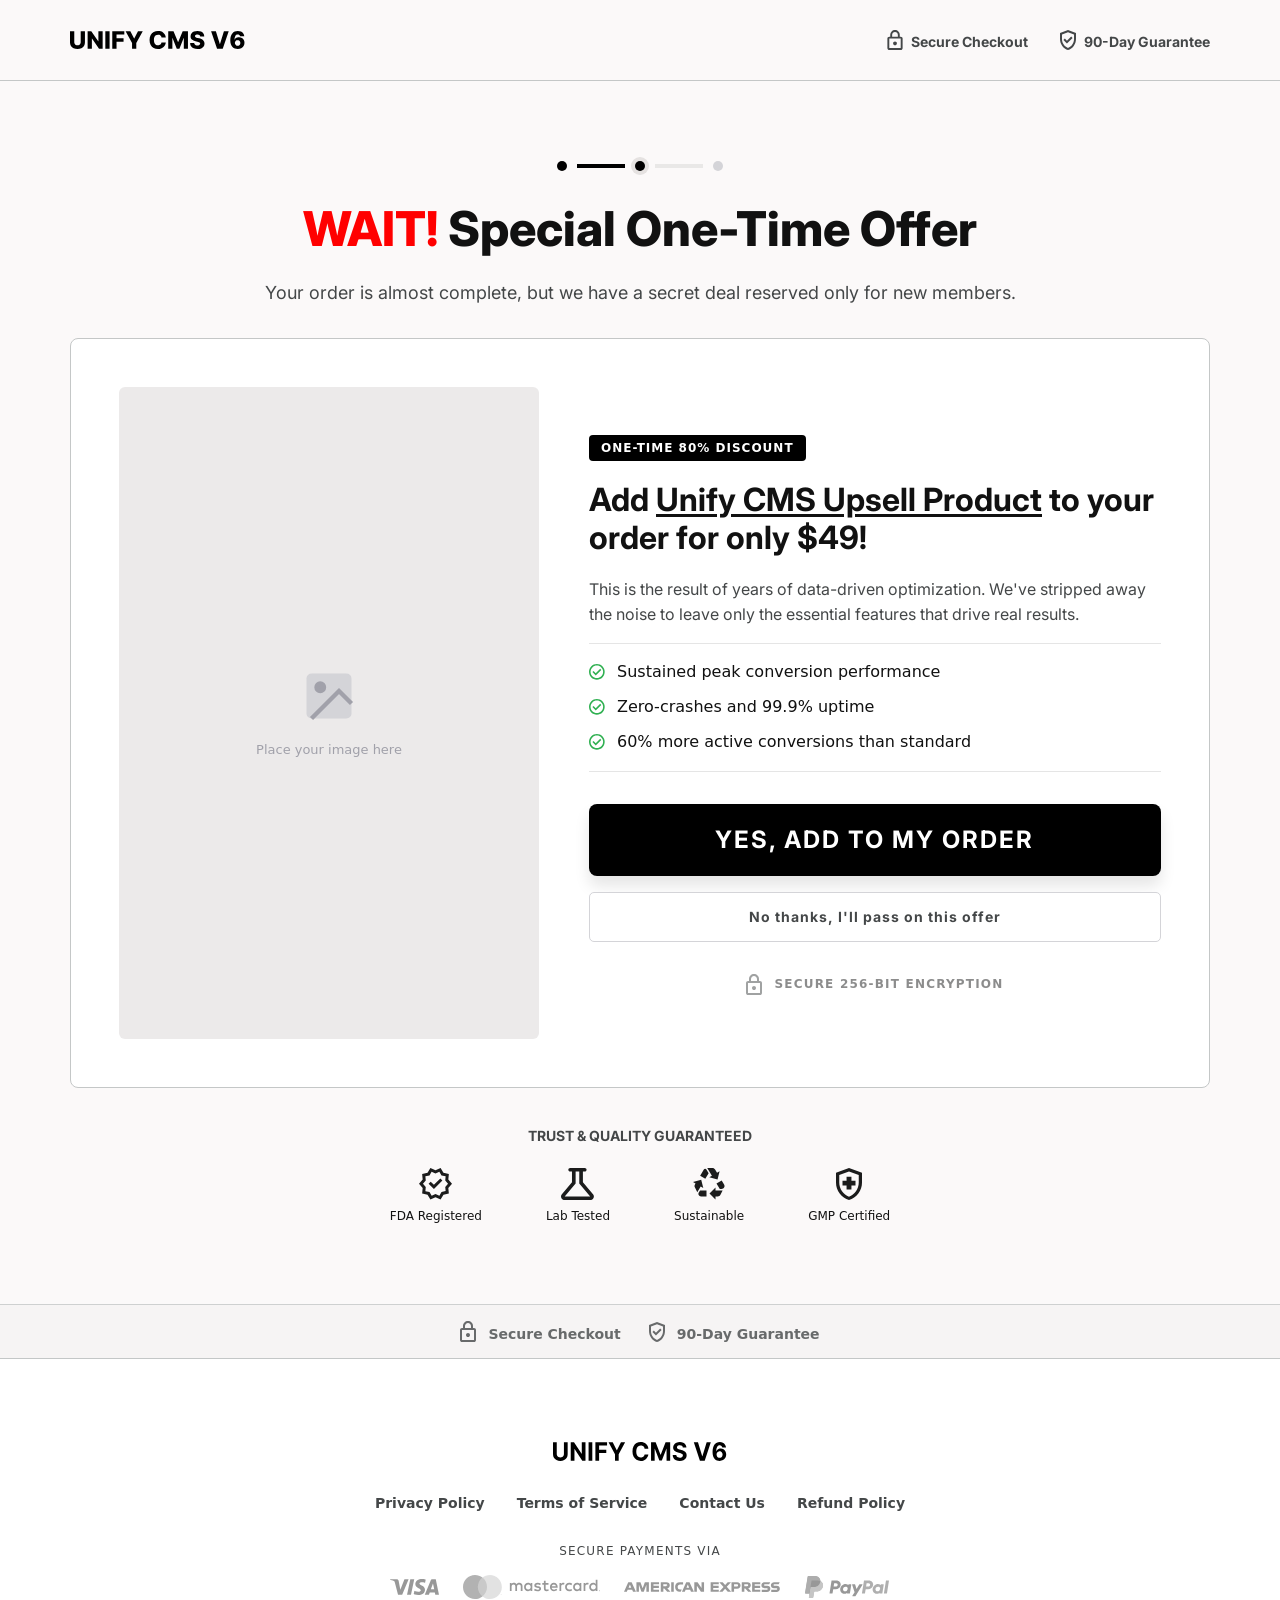
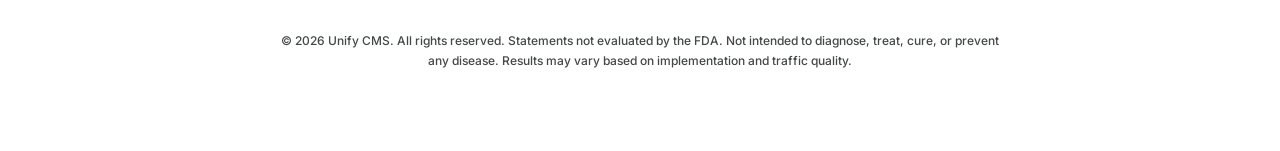
<file: upsell.html>
<!DOCTYPE html>
<html lang="en">
<head>
  <meta charset="UTF-8">
  <meta name="viewport" content="width=device-width, initial-scale=1.0">
  <title>Special One-Time Offer - Unify CMS V6</title>

  <!-- Google Fonts: Inter -->
  <link rel="preconnect" href="https://fonts.googleapis.com">
  <link rel="preconnect" href="https://fonts.gstatic.com" crossorigin>
  <link href="https://fonts.googleapis.com/css2?family=Inter:wght@400;500;600;700;800&display=swap" rel="stylesheet">

  <!-- Bootstrap 5.3.3 CSS -->
  <link href="https://cdn.jsdelivr.net/npm/bootstrap@5.3.3/dist/css/bootstrap.min.css" rel="stylesheet"
    integrity="sha384-QWTKZyjpPEjISv5WaRU9OFeRpok6YctnYmDr5pNlyT2bRjXh0JMhjY6hW+ALEwIH" crossorigin="anonymous">

  <!-- Self-Contained Checkout Stylesheet -->
  <link rel="stylesheet" href="css/style.css">
  <link rel="stylesheet" href="css/responsive.css">
  <link rel="stylesheet" href="css/upsell.css">
</head>
<body class="upsell-page">

  <!-- ================= SITE HEADER ================= -->
  <header class="unify-header-secondary checkout-header">
    <div class="landing-container checkout-container d-flex align-items-center justify-content-between">
      <a href="index.html" class="checkout-logo">
        <img src="./images/UNIFY-brand-logo.svg" class="unify-brand" alt="Brand Logo" /></a>
      <div class="checkout-header-badges">
        <div class="header-badge-item">
          <img src="./images/icon-secure.svg" class="" alt="">
          <!-- <svg width="16" height="21" viewBox="0 0 16 21" fill="none" xmlns="http://www.w3.org/2000/svg">
            <path d="M2 21C1.45 21 0.979167 20.8042 0.5875 20.4125C0.195833 20.0208 0 19.55 0 19V9C0 8.45 0.195833 7.97917 0.5875 7.5875C0.979167 7.19583 1.45 7 2 7H3V5C3 3.61667 3.4875 2.4375 4.4625 1.4625C5.4375 0.4875 6.61667 0 8 0C9.38333 0 10.5625 0.4875 11.5375 1.4625C12.5125 2.4375 13 3.61667 13 5V7H14C14.55 7 15.0208 7.19583 15.4125 7.5875C15.8042 7.97917 16 8.45 16 9V19C16 19.55 15.8042 20.0208 15.4125 20.4125C15.0208 20.8042 14.55 21 14 21H2ZM2 19H14V9H2V19ZM8 16C8.55 16 9.02083 15.8042 9.4125 15.4125C9.80417 15.0208 10 14.55 10 14C10 13.45 9.80417 12.9792 9.4125 12.5875C9.02083 12.1958 8.55 12 8 12C7.45 12 6.97917 12.1958 6.5875 12.5875C6.19583 12.9792 6 13.45 6 14C6 14.55 6.19583 15.0208 6.5875 15.4125C6.97917 15.8042 7.45 16 8 16ZM5 7H11V5C11 4.16667 10.7083 3.45833 10.125 2.875C9.54167 2.29167 8.83333 2 8 2C7.16667 2 6.45833 2.29167 5.875 2.875C5.29167 3.45833 5 4.16667 5 5V7ZM2 19V9V19Z" fill="#444748"></path>
          </svg> -->
          <span>Secure Checkout</span>
        </div>

        <div class="header-badge-item">
          <img src="./images/icon-90-day guarantee.svg" class="" alt="">
          <!-- <svg width="16" height="20" viewBox="0 0 16 20" fill="none" xmlns="http://www.w3.org/2000/svg">
            <path d="M6.95 13.55L12.6 7.9L11.175 6.475L6.95 10.7L4.85 8.6L3.425 10.025L6.95 13.55ZM8 20C5.68333 19.4167 3.77083 18.0875 2.2625 16.0125C0.754167 13.9375 0 11.6333 0 9.1V3L8 0L16 3V9.1C16 11.6333 15.2458 13.9375 13.7375 16.0125C12.2292 18.0875 10.3167 19.4167 8 20ZM8 17.9C9.73333 17.35 11.1667 16.25 12.3 14.6C13.4333 12.95 14 11.1167 14 9.1V4.375L8 2.125L2 4.375V9.1C2 11.1167 2.56667 12.95 3.7 14.6C4.83333 16.25 6.26667 17.35 8 17.9Z" fill="#444748"></path>
          </svg> -->
          <span>90-Day Guarantee</span>
        </div>
      </div>
    </div>
  </header>

  
  <main class="">
    <section class="landing-section upsell-section">
      <div class="landing-container">
  
        <!-- Step 2.1: Progress Stepper Indicator -->
        <div class="upsell-stepper-container">
          <div class="stepper-track">
            <span class="stepper-dot"></span>
            <span class="stepper-bar active"></span>
            <span class="stepper-dot"></span>
            <span class="stepper-bar"></span>
            <span class="stepper-dot stepper-dot-light"></span>
          </div>
        </div>
  
        <!-- Step 2.2: Offer Headline & Subtitle -->
        <div class="upsell-heading-area text-center">
          <h1 class="upsell-main-title">
            <span class="text-alert-red">WAIT!</span> Special One-Time Offer
          </h1>
          <p class="upsell-main-subtitle">
            Your order is almost complete, but we have a secret deal reserved only for new members.
          </p>
        </div>
  
        <!-- Step 2.3: Main Offer Card -->
        <div class="upsell-card-wrapper">
          <div class="upsell-offer-card">
  
            <!-- Left Column: Product Image Placeholder -->
            <div class="upsell-image-column">
              <div class="upsell-image-box">
                <svg class="upsell-placeholder-icon" viewBox="0 0 24 24" fill="none" stroke="#a1a1aa" stroke-width="1.75">
                  <rect x="3" y="3" width="18" height="18" rx="2" fill="#d4d4d8" stroke="none"></rect>
                  <circle cx="8.5" cy="8.5" r="1.5" fill="#a1a1aa"></circle>
                  <path d="M21 15l-5-5L5 21" stroke="#a1a1aa" stroke-width="1.75"></path>
                </svg>
                <span class="upsell-placeholder-text">Place your image here</span>
              </div>
            </div>
  
            <!-- Right Column: Offer Details & Actions -->
            <div class="upsell-content-column">
  
              <!-- Discount Pill Badge -->
              <div class="upsell-discount-badge">
                ONE-TIME 80% DISCOUNT
              </div>
  
              <!-- Product Offer Headline -->
              <h2 class="upsell-product-title">
                Add <u>Unify CMS Upsell Product</u> to your order for only $49!
              </h2>
  
              <!-- Product Description Paragraph -->
              <p class="upsell-product-desc">
                This is the result of years of data-driven optimization. We've stripped away the noise to leave only the essential features that drive real results.
              </p>
  
              <!-- Card Divider -->
              <div class="upsell-card-divider"></div>
  
              <!-- Benefit Feature Bullets -->
              <div class="upsell-features-list">
                <div class="upsell-feature-item">
                  <img src="./images/Icon-checked-green-outline.svg" class="" alt="list bullet checked icon" />
                  <!-- <svg class="feature-check-icon" viewBox="0 0 20 20" fill="none" stroke="#16a34a" stroke-width="2">
                    <circle cx="10" cy="10" r="8" stroke="#16a34a" fill="none"></circle>
                    <path d="M6 10l3 3 5-5" stroke-linecap="round" stroke-linejoin="round"></path>
                  </svg> -->
                  <span>Sustained peak conversion performance</span>
                </div>

                <div class="upsell-feature-item">
                  <img src="./images/Icon-checked-green-outline.svg" class="" alt="list bullet checked icon" />
                  <!-- <svg class="feature-check-icon" viewBox="0 0 20 20" fill="none" stroke="#16a34a" stroke-width="2">
                    <circle cx="10" cy="10" r="8" stroke="#16a34a" fill="none"></circle>
                    <path d="M6 10l3 3 5-5" stroke-linecap="round" stroke-linejoin="round"></path>
                  </svg> -->
                  <span>Zero-crashes and 99.9% uptime</span>
                </div>

                <div class="upsell-feature-item">
                  <img src="./images/Icon-checked-green-outline.svg" class="" alt="list bullet checked icon" />
                  <!-- <svg class="feature-check-icon" viewBox="0 0 20 20" fill="none" stroke="#16a34a" stroke-width="2">
                    <circle cx="10" cy="10" r="8" stroke="#16a34a" fill="none"></circle>
                    <path d="M6 10l3 3 5-5" stroke-linecap="round" stroke-linejoin="round"></path>
                  </svg> -->
                  <span>60% more active conversions than standard</span>
                </div>
              </div>
  
              <!-- Card Divider -->
              <div class="upsell-card-divider"></div>
  
              <!-- Action CTAs -->
              <div class="upsell-actions-area">
                <button type="button" class="unify-btn-primary">YES, ADD TO MY ORDER</button>

                <button type="button" class="unify-btn-outline">No thanks, I'll pass on this offer</button>
  
                <div class="upsell-encryption-note">
                  <img src="./images/icon-secure.svg" class="" alt="" />
                  <!-- <svg width="12" height="17" viewBox="0 0 16 21" fill="none" xmlns="http://www.w3.org/2000/svg">
            <path d="M2 21C1.45 21 0.979167 20.8042 0.5875 20.4125C0.195833 20.0208 0 19.55 0 19V9C0 8.45 0.195833 7.97917 0.5875 7.5875C0.979167 7.19583 1.45 7 2 7H3V5C3 3.61667 3.4875 2.4375 4.4625 1.4625C5.4375 0.4875 6.61667 0 8 0C9.38333 0 10.5625 0.4875 11.5375 1.4625C12.5125 2.4375 13 3.61667 13 5V7H14C14.55 7 15.0208 7.19583 15.4125 7.5875C15.8042 7.97917 16 8.45 16 9V19C16 19.55 15.8042 20.0208 15.4125 20.4125C15.0208 20.8042 14.55 21 14 21H2ZM2 19H14V9H2V19ZM8 16C8.55 16 9.02083 15.8042 9.4125 15.4125C9.80417 15.0208 10 14.55 10 14C10 13.45 9.80417 12.9792 9.4125 12.5875C9.02083 12.1958 8.55 12 8 12C7.45 12 6.97917 12.1958 6.5875 12.5875C6.19583 12.9792 6 13.45 6 14C6 14.55 6.19583 15.0208 6.5875 15.4125C6.97917 15.8042 7.45 16 8 16ZM5 7H11V5C11 4.16667 10.7083 3.45833 10.125 2.875C9.54167 2.29167 8.83333 2 8 2C7.16667 2 6.45833 2.29167 5.875 2.875C5.29167 3.45833 5 4.16667 5 5V7ZM2 19V9V19Z" fill="#444748"></path>
          </svg> -->
                  <span>SECURE 256-BIT ENCRYPTION</span>
                </div>
              </div>
  
            </div>
  
          </div>
        </div>
  
        <!-- Step 2.4: Trust & Quality Badges Section -->
        <div class="upsell-trust-section text-center">
          <h3 class="trust-section-title">TRUST & QUALITY GUARANTEED</h3>
          <div class="trust-badges-grid">
            <!-- 1. FDA Registered -->
            <div class="trust-badge-item">
              <div class="trust-icon-box">
                <img src="./images/icon-FDA-registered.svg" class="" alt="icon-FDA-registered" /> 
                <!-- <svg width="33" height="32" viewBox="0 0 33 32" fill="none" xmlns="http://www.w3.org/2000/svg">
                  <path d="M11.4 31.5L8.55 26.7L3.15 25.5L3.675 19.95L0 15.75L3.675 11.55L3.15 6L8.55 4.8L11.4 0L16.5 2.175L21.6 0L24.45 4.8L29.85 6L29.325 11.55L33 15.75L29.325 19.95L29.85 25.5L24.45 26.7L21.6 31.5L16.5 29.325L11.4 31.5ZM12.675 27.675L16.5 26.025L20.4 27.675L22.5 24.075L26.625 23.1L26.25 18.9L29.025 15.75L26.25 12.525L26.625 8.325L22.5 7.425L20.325 3.825L16.5 5.475L12.6 3.825L10.5 7.425L6.375 8.325L6.75 12.525L3.975 15.75L6.75 18.9L6.375 23.175L10.5 24.075L12.675 27.675ZM14.925 21.075L23.4 12.6L21.3 10.425L14.925 16.8L11.7 13.65L9.6 15.75L14.925 21.075Z" fill="#1B1C1C"/>
                </svg> -->
              </div>
              <span class="trust-badge-label">FDA Registered</span>
            </div>
            <!-- 2. Lab Tested -->
            <div class="trust-badge-item">
              <div class="trust-icon-box">
                <img src="./images/icon-lab-tested.svg" class="" alt="icon-lab-tested" /> 
                <!-- <svg width="28" height="27" viewBox="0 0 28 27" fill="none" xmlns="http://www.w3.org/2000/svg">
                  <path d="M3.04276 27C1.76776 27 0.861507 26.4313 0.324007 25.2938C-0.213493 24.1562 -0.082243 23.1 0.717757 22.125L9.04276 12V3H7.54276C7.11776 3 6.76151 2.85625 6.47401 2.56875C6.18651 2.28125 6.04276 1.925 6.04276 1.5C6.04276 1.075 6.18651 0.71875 6.47401 0.43125C6.76151 0.14375 7.11776 0 7.54276 0H19.5428C19.9678 0 20.324 0.14375 20.6115 0.43125C20.899 0.71875 21.0428 1.075 21.0428 1.5C21.0428 1.925 20.899 2.28125 20.6115 2.56875C20.324 2.85625 19.9678 3 19.5428 3H18.0428V12L26.3678 22.125C27.1678 23.1 27.299 24.1562 26.7615 25.2938C26.224 26.4313 25.3178 27 24.0428 27H3.04276ZM3.04276 24H24.0428L15.0428 13.05V3H12.0428V13.05L3.04276 24Z" fill="#1B1C1C"/>
                </svg> -->
              </div>
              <span class="trust-badge-label">Lab Tested</span>
            </div>
            <!-- 3. Sustainable -->
            <div class="trust-badge-item">
              <div class="trust-icon-box">
                <img src="./images/icon-sustainable.svg" class="" alt="icon-sustainable" /> 
                <!-- <svg width="32" height="32" viewBox="0 0 32 32" fill="none" xmlns="http://www.w3.org/2000/svg">
                  <path d="M12.3 10.8L15.6375 5.2875L13.425 1.6125C13.125 1.1125 12.6938 0.8625 12.1313 0.8625C11.5688 0.8625 11.1375 1.1125 10.8375 1.6125L7.1625 7.725L12.3 10.8ZM26.8125 21L23.475 15.45L28.6875 12.45L31.0875 16.4625C31.3625 16.8875 31.5125 17.3625 31.5375 17.8875C31.5625 18.4125 31.45 18.9 31.2 19.35C30.95 19.85 30.5812 20.25 30.0938 20.55C29.6063 20.85 29.075 21 28.5 21H26.8125ZM22.5 31.5L16.5 25.5L22.5 19.5V22.5H29.625L27.45 26.85C27.175 27.35 26.8 27.75 26.325 28.05C25.85 28.35 25.325 28.5 24.75 28.5H22.5V31.5ZM7.9875 28.5C7.4875 28.5 7.03125 28.3688 6.61875 28.1063C6.20625 27.8438 5.9 27.5 5.7 27.075C5.5 26.675 5.40625 26.2563 5.41875 25.8188C5.43125 25.3813 5.55 24.975 5.775 24.6L7.05 22.5H13.5V28.5H7.9875ZM4.275 24.225L1.8375 19.35C1.6125 18.9 1.50625 18.4188 1.51875 17.9062C1.53125 17.3937 1.675 16.9125 1.95 16.4625L2.55 15.45L0 13.9125L8.2125 11.85L10.275 20.1L7.6875 18.525L4.275 24.225ZM24.525 11.4L16.3125 9.3375L18.9 7.8L14.2125 0H19.5C20.025 0 20.5188 0.13125 20.9813 0.39375C21.4438 0.65625 21.8125 1.0125 22.0875 1.4625L24.0375 4.725L26.5875 3.15L24.525 11.4Z" fill="#1B1C1C"/>
                </svg> -->
              </div>
              <span class="trust-badge-label">Sustainable</span>
            </div>
            <!-- 4. GMP Certified -->
            <div class="trust-badge-item">
              <div class="trust-icon-box">
                <img src="./images/icon-GMP-certified.svg" class="" alt="icon-GMP-certified.svg" /> 
                <!-- <svg width="24" height="30" viewBox="0 0 24 30" fill="none" xmlns="http://www.w3.org/2000/svg">
                  <path d="M9.75 20.25H14.25V16.5H18V12H14.25V8.25H9.75V12H6V16.5H9.75V20.25ZM12 30C8.525 29.125 5.65625 27.1312 3.39375 24.0187C1.13125 20.9062 0 17.45 0 13.65V4.5L12 0L24 4.5V13.65C24 17.45 22.8688 20.9062 20.6063 24.0187C18.3438 27.1312 15.475 29.125 12 30ZM12 26.85C14.6 26.025 16.75 24.375 18.45 21.9C20.15 19.425 21 16.675 21 13.65V6.5625L12 3.1875L3 6.5625V13.65C3 16.675 3.85 19.425 5.55 21.9C7.25 24.375 9.4 26.025 12 26.85Z" fill="#1B1C1C"/>
                </svg> -->
              </div>
              <span class="trust-badge-label">GMP Certified</span>
            </div>
          </div>
        </div>
  
      </div>
    </section>
  </main>

  <div class="upsell-middle-trust-bar">
    <div class="landing-container d-flex align-items-center justify-content-center">
      <div class="middle-trust-badges">
        <div class="middle-badge-item">
          <img src="./images/icon-secure.svg" class="" alt="icon secured" />
          <!-- <svg width="16" height="21" viewBox="0 0 16 21" fill="none" xmlns="http://www.w3.org/2000/svg">
            <path d="M2 21C1.45 21 0.979167 20.8042 0.5875 20.4125C0.195833 20.0208 0 19.55 0 19V9C0 8.45 0.195833 7.97917 0.5875 7.5875C0.979167 7.19583 1.45 7 2 7H3V5C3 3.61667 3.4875 2.4375 4.4625 1.4625C5.4375 0.4875 6.61667 0 8 0C9.38333 0 10.5625 0.4875 11.5375 1.4625C12.5125 2.4375 13 3.61667 13 5V7H14C14.55 7 15.0208 7.19583 15.4125 7.5875C15.8042 7.97917 16 8.45 16 9V19C16 19.55 15.8042 20.0208 15.4125 20.4125C15.0208 20.8042 14.55 21 14 21H2ZM2 19H14V9H2V19ZM8 16C8.55 16 9.02083 15.8042 9.4125 15.4125C9.80417 15.0208 10 14.55 10 14C10 13.45 9.80417 12.9792 9.4125 12.5875C9.02083 12.1958 8.55 12 8 12C7.45 12 6.97917 12.1958 6.5875 12.5875C6.19583 12.9792 6 13.45 6 14C6 14.55 6.19583 15.0208 6.5875 15.4125C6.97917 15.8042 7.45 16 8 16ZM5 7H11V5C11 4.16667 10.7083 3.45833 10.125 2.875C9.54167 2.29167 8.83333 2 8 2C7.16667 2 6.45833 2.29167 5.875 2.875C5.29167 3.45833 5 4.16667 5 5V7ZM2 19V9V19Z" fill="#444748"/>
          </svg> -->
          <span>Secure Checkout</span>
        </div>
        <div class="middle-badge-item">
          <img src="./images/icon-90-day guarantee.svg" class="" alt="icon-90-day guarantee" />
          <!-- <svg width="16" height="20" viewBox="0 0 16 20" fill="none" xmlns="http://www.w3.org/2000/svg">
            <path d="M6.95 13.55L12.6 7.9L11.175 6.475L6.95 10.7L4.85 8.6L3.425 10.025L6.95 13.55ZM8 20C5.68333 19.4167 3.77083 18.0875 2.2625 16.0125C0.754167 13.9375 0 11.6333 0 9.1V3L8 0L16 3V9.1C16 11.6333 15.2458 13.9375 13.7375 16.0125C12.2292 18.0875 10.3167 19.4167 8 20ZM8 17.9C9.73333 17.35 11.1667 16.25 12.3 14.6C13.4333 12.95 14 11.1167 14 9.1V4.375L8 2.125L2 4.375V9.1C2 11.1167 2.56667 12.95 3.7 14.6C4.83333 16.25 6.26667 17.35 8 17.9Z" fill="#444748"/>
          </svg> -->
          <span>90-Day Guarantee</span>
        </div>
      </div>
    </div>
  </div>

  <!-- SITE FOOTER -->
  <footer class="site-footer-unify footer-section section-padding-unify">
    <div class="container-unify">
      <div class="row gy-5">
        <div class="col-lg-12 d-flex flex-column align-items-center text-center">
          <a class="brand-unify d-block landing-mb-40" href="/">
            <img src="images/footer-logo.svg" alt="" srcset="">
          </a>
          <div class="landing-footer-links">
            <a href="#">Privacy Policy</a>
            <a href="#">Terms of Service</a>
            <a href="#">Contact Us</a>
            <a href="#">Refund Policy</a>
          </div>
          <span class="secure-payment-text">SECURE PAYMENTS VIA</span>
          <div class="payment-card-holder">
            <img src="images/vs.svg" alt="" srcset="">
            <img src="images/mc.svg" alt="" srcset="">
            <img src="images/ae.svg" alt="" srcset="">
            <img src="images/pp.svg" alt="" srcset="">
          </div>
          <h6 class="footer-subtext-unify mb-0 mt-3">&copy; 2026 Unify CMS. All rights reserved. Statements not evaluated by the FDA. Not intended to diagnose, treat, cure, or prevent any
disease. Results may vary based on implementation and traffic quality.</h6>
        </div>
      </div>
    </div>
  </footer>

    <script src="https://code.jquery.com/jquery-3.7.1.min.js"></script>
    <script src="https://cdn.jsdelivr.net/npm/bootstrap@5.3.3/dist/js/bootstrap.bundle.min.js"
    integrity="sha384-YvpcrYf0tY3lHB60NNkmXc5s9fDVZLESaAA55NDzOxhy9GkcIdslK1eN7N6jIeHz"
    crossorigin="anonymous"></script>

    <script src="./js/app.js"></script>
</body>
</html>
</file>
<file: css/style.css>
/* ==========================================================================
   UNIFY CMS V6 - MASTER MAIN STYLESHEET 
   ========================================================================== */

:root {
  --font-main: "Inter", sans-serif;
  --bg-primary: #ffffff;
  --bg-secondary: #fafafa;
  --bg-tertiary: #e3e2e2;
  --bg-placeholder: #E9E8E7;
  --bg-dark: #000000;
  --text-primary: #111111;
  --text-secondary: #444748;
  --text-default: #1B1C1C;
  --text-light: #ffffff;
  --text-light-gray: #a1a1aa;
  --text-dark-gray: #333333;
  --border-color: #e5e5e5;
  --border-input: #d4d4d8;
  --color-error: #ef4444;
  --color-error-highlight: #FF0000;
  --color-error-ultra-light: #FFE6E6;
  --color-error-light: #f87171;
  --color-error-dark: #dc2626;
  --color-star: #facc15;
  --bg-default: #FBF9F9;
  --bg-grey: rgba(251, 249, 249, 1);
  --bg-quaternary: #F5F3F3;
  --border-default: #C4C7C7;
  --border-grey: rgba(196, 199, 199, 1);
  
  --h1-fw: 800;
  --h1-fs: 3.7500vw;
  --h1-lh: 4.1406vw;
  --h1-ls: -0.0674vw;
  --h2-fw: 700;
  --h2-fs: 2.5000vw;
  --h2-lh: 2.9688vw;
  --h2-ls: 0vw;
  --h3-fw: 700;
  --h3-fs: 1.8750vw;
  --h3-lh: 2.5000vw;
  --h3-ls: 0vw;
  --h4-fs: 1.8750vw;
  --h4-lh: 2.5000vw;
  --p-fw: 400;
  --p-fs: 1.2500vw;
  --p-lh: 1.9531vw;
  --p-ls: 0vw;
  --spacing-80: 6.2500vw;

  /* Accent & Status */
  --color-success: #16a34a;
  --color-success-light: #ECFFF3;
  --color-accent-paypal: #ffc439;
  --color-accent-applepay: #000000;

  /* Specific Hover / Active Button States */
  --btn-primary-hover-bg: #00000099;
  --btn-yellow-hover-bg: rgba(255, 196, 57, 0.6);
}

/* ==========================================================================
   HTML RESETS & GLOBAL ELEMENTS (h1-h6, p, Layout Utilities)
   ========================================================================== */
*, *::before, *::after {
  box-sizing: border-box;
}

body {
  background: var(--bg-default);
}

.landing-page {
  font-family: var(--font-main);
  color: var(--text-primary);
  background-color: var(--bg-default);
  overflow-x: hidden;
}

.landing-page h1, h1 {
  font-family: var(--font-main);
  font-weight: var(--h1-fw);
  font-size: var(--h1-fs);
  line-height: var(--h1-lh);
  /* letter-spacing: var(--h1-ls); */
}
.landing-page h2, h2 {
  font-family: var(--font-main);
  font-weight: var(--h2-fw);
  font-size: var(--h2-fs);
  line-height: var(--h2-lh);
  letter-spacing: var(--h2-ls);
  color: var(--text-default);
}
.landing-page h3, h3 {
  font-family: var(--font-main);
  font-weight: var(--h3-fw);
  font-size: var(--h3-fs);
  line-height: var(--h3-lh);
  letter-spacing: var(--h3-ls);
}

h4 {
  font-family: var(--font-main);
  font-weight: var(--h3-fw);
  font-size: var(--h4-fs);
  line-height: var(--h4-lh);
}

.landing-page p, p {
  font-family: var(--font-main);
  font-weight: var(--p-fw);
  font-size: var(--p-fs);
  line-height: var(--p-lh);
  letter-spacing: var(--p-ls);
}

.landing-container {
  width: 100% !important;
  max-width: 89.0625vw !important;
  margin: 0 auto;
  --bs-gutter-x: 1.6842vw;
}
.landing-text-center {
  text-align: center;
}
.landing-mt-40 {
  margin-top: 2.807vw;
}
.landing-mb-40 {
  margin-bottom: 2.807vw;
}
.landing-mt-48 {
  margin-top: 3.3684vw;
}
.landing-section {
  padding: var(--spacing-80) 0;
}

/* ==========================================================================
   BUTTON COMPONENTS (Class-Based Reusable Button Component Library)
   ========================================================================== */

.landing-btn {
  font-family: var(--font-main);
  box-sizing: border-box;
  text-decoration: none;
  cursor: pointer;
  user-select: none;
  transition: background-color 0.3s ease, color 0.3s ease, border-color 0.3s ease, opacity 0.3s ease, box-shadow 0.3s ease;
}

/* Primary Button (.unify-btn-primary) */
.unify-btn-primary {
  display: inline-flex;
  align-items: center;
  justify-content: center;
  background: var(--bg-dark);
  color: var(--bg-primary);
  font-family: var(--font-main);
  font-weight: 700;
  font-size: 1.8750vw;
  line-height: 2.5000vw;
  letter-spacing: 0.1563vw;
  text-align: center;
  text-transform: uppercase;
  text-decoration: none;
  padding: 1.5625vw 1.5625vw;
  border-radius: 0.6250vw;
  border: none;
  cursor: pointer;
  transition: background-color 0.3s ease, color 0.3s ease;
  box-shadow: 0 0.7813vw 1.1719vw #0000001A;
  box-sizing: border-box;
}
.unify-btn-primary-md {
  padding: 1.2500vw 3.7500vw;
  font-size: 1.0938vw;
  line-height: 1.1719vw;
  letter-spacing: 0.0781vw;
  font-weight: 700;
  border-radius: 0.3125vw;
  text-transform: uppercase;
  height: 3.6719vw;
  background-color: var(--bg-dark);
  color: var(--bg-primary);
  text-decoration: none;
  outline: none;
  border: none;
  transition: background-color 0.3s ease, color 0.3s ease;
}

/* Primary Button: Hover & Active States (#00000099) */
.unify-btn-primary:hover,
.unify-btn-primary:active,
.unify-btn-primary:focus-visible,
.unify-btn-primary.is-active,
.unify-btn-primary-md:hover,
.unify-btn-primary-md:active,
.unify-btn-primary-md:focus-visible {
  background-color: var(--btn-primary-hover-bg, #00000099) !important;
}

/* Yellow / PayPal Button (.unify-btn-yellow, .landing-btn-paypal) */
.unify-btn-yellow,
.landing-btn-paypal {
  display: inline-flex;
  align-items: center;
  justify-content: center;
  background-color: var(--color-accent-paypal, #FFC439);
  color: var(--text-primary, #111111);
  font-family: var(--font-main);
  font-weight: var(--h3-fw, 700);
  font-size: var(--h3-fs, 1.8750vw);
  line-height: var(--h3-lh, 2.5000vw);
  letter-spacing: 0.1563vw;
  text-align: center;
  text-transform: uppercase;
  text-decoration: none;
  padding: 1.1228vw 2.2456vw;
  border-radius: 0.6250vw;
  border: none;
  cursor: pointer;
  transition: background-color 0.3s ease, opacity 0.3s ease, color 0.3s ease;
  box-shadow: 0 0.7813vw 1.1719vw rgba(255, 196, 57, 0.2);
  box-sizing: border-box;
}

/* Yellow Button: Hover & Active States (#FFC439 with 60% opacity) */
.unify-btn-yellow:hover,
.unify-btn-yellow:active,
.unify-btn-yellow:focus-visible,
.unify-btn-yellow.is-active,
.landing-btn-paypal:hover,
.landing-btn-paypal:active,
.landing-btn-paypal:focus-visible,
.landing-btn-paypal.is-active {
  background-color: var(--btn-yellow-hover-bg, rgba(255, 196, 57, 0.6)) !important;
  color: var(--text-primary, #111111) !important;
}

/* PayPal Logo Icon Helper */
.landing-btn-paypal svg,
.landing-btn-paypal img {
  height: 1.8750vw;
  width: auto;
  display: block;
}

/* Outline / Action Button (.unify-btn-outline, .landing-btn-action) */
.unify-btn-outline,
.landing-btn-action {
  display: inline-flex;
  align-items: center;
  justify-content: center;
  background-color: var(--bg-primary);
  color: var(--text-primary);
  font-family: var(--font-main);
  font-weight: var(--h3-fw, 700);
  font-size: 1.0938vw;
  line-height: 1.4063vw;
  letter-spacing: 0.0781vw;
  text-align: center;
  text-transform: uppercase;
  text-decoration: none;
  padding: 0.7813vw 1.8750vw;
  border-radius: 0.3906vw;
  border: 1px solid var(--border-input);
  cursor: pointer;
  transition: background-color 0.2s ease, border-color 0.2s ease, color 0.2s ease;
  box-sizing: border-box;
}

/* Outline Button: Hover & Active States */
.unify-btn-outline:hover,
.unify-btn-outline:active,
.unify-btn-outline:focus-visible,
.unify-btn-outline.is-active,
.landing-btn-action:hover,
.landing-btn-action:active,
.landing-btn-action:focus-visible,
.landing-btn-action.is-active {
  background-color: var(--bg-quaternary);
  border-color: var(--bg-dark);
  color: var(--text-primary);
}

/* Explicit Action REMOVE variant */
.landing-btn-action.is-remove,
.landing-btn-action--remove {
  background-color: var(--bg-primary);
  border-color: var(--border-input);
  color: var(--text-primary);
}

.landing-btn-action.is-remove:hover,
.landing-btn-action.is-remove:active,
.landing-btn-action--remove:hover,
.landing-btn-action--remove:active {
  background-color: var(--bg-quaternary);
  border-color: var(--bg-dark);
  color: var(--text-primary);
}

/* Header Buy Button (.landing-btn-buy) */
.landing-btn-buy {
  display: inline-flex;
  align-items: center;
  justify-content: center;
  background: var(--bg-dark);
  color: var(--text-light);
  text-decoration: none;
  width: 10.8594vw;
  height: 3.0469vw;
  border-radius: 0.2807vw;
  font-family: var(--font-main);
  font-weight: 700;
  font-size: 1.0938vw;
  line-height: 1.1719vw;
  letter-spacing: 0.0781vw;
  text-align: center;
  text-transform: uppercase;
  border: none;
  cursor: pointer;
  padding: 0;
  transition: background .3s;
}

.landing-btn-buy:hover,
.landing-btn-buy:active {
  background: #00000099;
  color: var(--text-light);
}

/* Button Utility Modifiers */
.landing-btn-full {
  width: 100% !important;
}

.landing-btn-sm {
  font-size: 1.0156vw;
  line-height: 1.4063vw;
  padding: 0.6250vw 1.2500vw;
  border-radius: 0.3125vw;
}

.landing-btn-lg {
  font-size: 2.0313vw;
  line-height: 2.6563vw;
  padding: 1.2500vw 2.5000vw;
  border-radius: 0.7813vw;
}

/* ==========================================================================
   4TH. HEADER VARIANTS (Global Secondary Header Component)
   Supports: .unify-header-secondary, .checkout-header, .upsell-header, .header-v2
   ========================================================================== */
.unify-header-secondary,
.checkout-header,
.upsell-header,
.header-v2 {
  width: 100%;
  background-color: var(--bg-default);
  border-bottom: 0.0781vw solid var(--border-default);
  box-sizing: border-box;
}

.unify-header-secondary-container,
.checkout-container,
.header-v2-container {
  width: 100%;
  margin-left: auto;
  margin-right: auto;
  box-sizing: border-box;
}

/* Secondary Header Logo */
.unify-header-secondary-logo,
.checkout-logo,
.upsell-logo,
.header-v2-logo {
  font-family: var(--font-main, "Inter", sans-serif);
  font-weight: 800;
  color: var(--text-primary, #111111);
  text-decoration: none;
  letter-spacing: 0;
  text-transform: uppercase;
  display: inline-block;
  line-height: 1;
  transition: opacity 0.2s ease;
}

.unify-header-secondary-logo:hover,
.checkout-logo:hover,
.upsell-logo:hover,
.header-v2-logo:hover {
  color: var(--text-primary, #111111);
  opacity: 0.85;
}

/* Secondary Header Badges Container */
.unify-header-secondary-badges,
.checkout-header-badges,
.upsell-header-badges,
.header-v2-badges {
  display: flex;
  align-items: center;
}

/* Secondary Header Badge Item */
.header-badge-item {
  display: inline-flex;
  align-items: center;
  font-family: var(--font-main, "Inter", sans-serif);
  font-weight: 600;
  color: var(--text-secondary);
  user-select: none;
}

.header-badge-item svg,
.header-badge-icon {
  flex-shrink: 0;
  display: block;
}

.header-badge-item span {
  white-space: nowrap;
}


/* --------------------------------------------------------------------------
SITE FOOTER
   -------------------------------------------------------------------------- */
.site-footer-unify {
  padding: var(--spacing-80) 0;
  border-top: 1px solid var(--border-default);
  background: var(--bg-primary);
  overflow: hidden;
}
.site-footer-unify .brand-unify {
  margin-bottom: 2.5000vw;
}
.site-footer-unify .brand-unify img {
  width: 13.5937vw;
}
.landing-footer-links {
  display: flex;
  gap: 2.5000vw;
}
.landing-footer-links a {
  color: var(--text-secondary);
  text-decoration: none;
  font-size: 1.0938vw;
  line-height: 1.2500vw;
  font-weight: 600;
}
.landing-footer-links a:hover {
  text-decoration: underline;
}
.secure-payment-text {
  display: block;
  margin-top: 2.5000vw;
  margin-bottom: 1.2500vw;
  font-weight: 500;
  font-style: normal;
  font-size: 0.9375vw;
  line-height: 1.2500vw;
  letter-spacing: 0.0938vw;
  text-align: center;
  color: var(--text-secondary);
}
.payment-card-holder {
  display: flex;
  gap: 1.8750vw;
}
.payment-card-holder img {
  width: auto;
  display: block;
  height: 1.8750vw;
  object-fit: cover;
  opacity: .4;
}
.footer-subtext-unify {
  font-family: Inter, sans-serif;
  font-weight: 500;
  font-style: normal;
  font-size: 0.9375vw;
  line-height: 1.5625vw;
  letter-spacing: 0vw;
  text-align: center;
  vertical-align: middle;
  max-width: 57vw;
  margin-top: 2.5000vw !important;
  color: var(--text-secondary);
}
/* ---------------------------------------------- */


/* --------------------------------------------------------------------------
   HOMEPAGE SECTION 01: TOP ANNOUNCEMENT BAR
   -------------------------------------------------------------------------- */
.landing-top-bar {
  background: var(--bg-dark);
  color: var(--text-light);
  padding: 0.8615vw 0;
}
.landing-top-bar-marquee {
  width: var(--container-width);
  margin: 0 auto;
  display: flex;
  justify-content: center;
}
.landing-top-bar-track {
  display: flex;
  align-items: center;
  justify-content: center;
}
.landing-top-bar-content {
  display: inline-flex;
  align-items: center;
  justify-content: center;
  gap: 0.8594vw;
}
.landing-top-bar-content.marquee-clone {
  display: none; /* Hidden on desktop */
}
.landing-top-bar-inner {
  gap: 0.8421vw;
}
.landing-top-bar span {
  font-family: var(--font-main);
  font-weight: 700;
  font-size: 1.0938vw;
  line-height: 1.2500vw;
  letter-spacing: 0.0547vw;
  text-align: center;
  text-transform: uppercase;
}
.landing-top-bar-inner img {
  width: 1.4035vw;
  height: 1.4035vw;
}

/* --------------------------------------------------------------------------
   HOMEPAGE SECTION 02: PRIMARY SITE HEADER & NAVIGATION (<!-- SITE HEADER -->)
   -------------------------------------------------------------------------- */
.header-section {
  border-bottom: 1px solid var(--border-grey);
  background: var(--bg-grey);
}
.landing-header {
  height: var(--spacing-80);
  margin: 0 auto;
  opacity: 1;
  display: flex;
  align-items: center;
}
.landing-header .landing-container {
  width: 100% !important;
}
header .unify-brand {
  display: block;
  width: 13.6719vw;
  height: 2.5000vw;
  background-size: cover;
}
header .unify-brand:hover {
  opacity: 0.8;
}
.landing-logo {
  text-decoration: none;
  color: var(--bg-dark);
  font-weight: 800;
  font-size: 1.8750vw;
}
/* .landing-logo-text {
  letter-spacing: -0.0351vw;
} */
.landing-nav {
  display: flex;
  list-style: none;
  margin: 0;
  padding: 0;
  gap: 2.2456vw;
}
.landing-nav .nav-link-unify {
  text-decoration: none;
  color: var(--text-secondary);
  font-family: var(--font-main);
  font-weight: 500;
  font-size: 1.0938vw;
  line-height: 1.2500vw;
  letter-spacing: 0px;
}
.landing-nav .nav-link-unify:hover {
  color: var(--bg-dark);
}

/* --------------------------------------------------------------------------
   HOMEPAGE SECTION: HERO SECTION
   -------------------------------------------------------------------------- */
.landing-hero {
  padding: 6.2500vw 0;
  padding-bottom: 3.7500vw;
}
.landing-hero-row {
  --bs-gutter-x: 1.6842vw;
}
.landing-hero-left {
  padding-right: 1.9vw;
}
.landing-hero-left-inner {
  padding-top: 1.2500vw;
}
.low-stock-badge {
  display: inline-flex;
  align-items: center;
  border: 0.0702vw solid var(--color-error-light);
  background: var(--color-error-ultra-light);
  color: var(--text-default);
  padding: 0.3125vw 0.9375vw;
  border-radius: 2.807vw;
  font-size: 0.9375vw;
  font-weight: 700;
  margin-bottom: 2.1875vw;
}
.low-stock-dot {
  width: 0.5614vw;
  height: 0.5614vw;
  background: var(--color-error-dark);
  border-radius: 50%;
  margin-right: 0.6250vw;
  animation: pulse .3s ease-in-out infinite;
}
.landing-hero-title {
  margin-bottom: 2.8125vw;
}
.landing-hero-features {
  list-style: none;
  padding: 0;
  margin: 0 0 3.1250vw 0;
  padding-right: 2.1vw;
}
.landing-hero-features li {
  display: flex;
  align-items: flex-start;
  margin-bottom: 1.5625vw;
  font-size: 1.4063vw;
  color: var(--text-secondary);
  line-height: 2.1094vw;
}
.landing-hero-features svg,
.landing-hero-features img {
  width: 1.5625vw;
  height: 1.5625vw;
  color: var(--bg-dark);
  margin-right: 0.8421vw;
  flex-shrink: 0;
  margin-top: 0.3125vw;
  background-size: cover;
}
.landing-hero .unify-btn-primary {
  width: 100%;
}
.landing-hero-left-inner .landing-hero-left-moneyback {
  text-align: center;
  font-size: 0.9375vw;
  line-height: 1.2500vw;
  letter-spacing: 0;
  font-weight: 500;
  margin-top: 1.2500vw;
  margin-bottom: 0;
  color: var(--text-secondary);
}
.landing-hero-right {
  padding-left: 1.8421vw;
  padding-right: 0.8421vw;
}
.landing-hero-right img {
  min-height: 42.6563vw;
}

/* Hero Form Card (Existing Preserved) */
.landing-form-card {
  background: var(--bg-secondary);
  border: 1px solid var(--border-color);
  padding: 2.3vw;
  padding-top: 2vw;
  border-radius: 0.5614vw;
  box-shadow: 0 1.4035vw 3.5088vw rgba(0, 0, 0, 0.05);
}
.landing-form-card form {
  padding-inline: 0.5vw;
}
.landing-form-title {
  font-family: var(--font-main);
  font-weight: var(--h2-fw);
  font-size: var(--h2-fs);
  line-height: var(--h2-lh);
  letter-spacing: var(--h2-ls);
  vertical-align: middle;
  margin-bottom: 1.6vw;
}
.landing-form-group,
.landing-form-row {
  margin-bottom: 1.1228vw;
}
.landing-form-row {
  display: flex;
  flex-wrap: wrap;
  margin-right: -0.5614vw;
  margin-left: -0.5614vw;
}
.landing-form-row > [class*="col-"] {
  padding-right: 0.5614vw;
  padding-left: 0.5614vw;
}
.landing-form-label {
  display: block;
  font-size: 0.8421vw;
  font-weight: 600;
  color: var(--text-secondary);
  margin-bottom: 0.4211vw;
  letter-spacing: 0.0351vw;
}
.landing-form-input {
  width: 100%;
  padding: 0.8421vw;
  font-size: 1.1228vw;
  border: 1px solid var(--border-input);
  border-radius: 0.2807vw;
  background: var(--bg-primary);
  color: var(--bg-dark);
  outline: none;
  font-family: inherit;
}
.landing-form-input:focus {
  border-color: var(--bg-dark);
}
.landing-input-error {
  border-color: var(--color-error);
}
.landing-error-text {
  color: var(--color-error);
  font-size: 0.8421vw;
  margin-top: 0.2807vw;
}
.landing-form-card .unify-btn-primary {
  margin-top: 1.1228vw;
  padding: 1.4035vw;
  font-size: 1.6842vw;
  line-height: 2.2456vw;
  letter-spacing: 0.1404vw;
  border-radius: 8px;
}
.landing-secure-note {
  display: flex;
  align-items: center;
  justify-content: center;
  font-size: 0.8421vw;
  color: var(--text-secondary);
  margin-top: 1.1228vw;
}
.landing-secure-note svg {
  width: 0.9825vw;
  height: 0.9825vw;
  margin-right: 0.4211vw;
}

/* Hero Testimonial Card (Existing Preserved) */
.landing-hero-testimonial {
  background: var(--bg-secondary);
  border: 0.0702vw solid var(--border-color);
  padding: 1.6842vw;
  border-radius: 0.5614vw;
}
.landing-testimonial-quote {
  font-style: italic;
  font-size: 1.1228vw;
  line-height: 1.6842vw;
  color: var(--text-dark-gray);
  margin-bottom: 1.6842vw;
}

/* --------------------------------------------------------------------------
   HOMEPAGE SECTION 04: TRUST LOGOS
   -------------------------------------------------------------------------- */
.landing-trust {
  padding: 0;
  text-align: center;
}
.landing-trust-inner {
  padding: 2.5000vw 0 6.2500vw 0;
  border-top: 0.0702vw solid var(--border-color);
}
.landing-trust-label {
  font-size: 0.9375vw;
  line-height: 1.2500vw;
  font-weight: 700;
  color: var(--text-secondary);
  letter-spacing: 0.1563vw;
  margin-bottom: 1.8750vw;
  text-transform: uppercase;
}
.landing-trust-slider {
  display: flex;
  align-items: center;
  justify-content: center;
  gap: 3.7500vw;
}
.landing-trust-slider img {
  display: block;
  width: auto;
  height: 1.8750vw;
  object-fit: cover;
  cursor: pointer;
  opacity: .3;
  transition: .3s ease-in-out;
}
.landing-trust-slider img:hover {
  opacity: 1;
}
.landing-trust-logos {
  display: flex;
  justify-content: center;
  gap: 4.4912vw;
  align-items: center;
  flex-wrap: wrap;
}
.landing-logo-placeholder {
  font-size: 1.6842vw;
  font-weight: 700;
  color: var(--text-light-gray);
}

/* --------------------------------------------------------------------------
   HOMEPAGE SECTION 05: ENGINEERED SECTION
   -------------------------------------------------------------------------- */
.landing-engineered {
  background: var(--bg-quaternary);
  padding: 6.2500vw 0;
}
.landing-engineered .section-title {
  margin-bottom: 2.5000vw;
}
.landing-engineered p {
  font-size: 1.4063vw;
  line-height: 2.1094vw;
  font-weight: 400;
}
.landing-section-title {
  font-family: var(--font-main);
  font-weight: 700;
  font-size: 2.2456vw;
  line-height: 2.6667vw;
  letter-spacing: 0vw;
  text-align: center;
  vertical-align: middle;
  margin-bottom: 1.6842vw;
}
.landing-section-subtitle {
  font-size: 1.2632vw;
  line-height: 1.9649vw;
  max-width: 47.1579vw;
  margin: 0 auto;
  color: var(--text-secondary);
}

/* --------------------------------------------------------------------------
   HOMEPAGE SECTION 06: FEATURES / BENEFITS
   -------------------------------------------------------------------------- */
.landing-features .landing-section-title {
  padding-top: .3vw;
}
.landing-features-grid {
  display: grid;
  grid-template-columns: repeat(3, 1fr);
  margin-top: 3.7500vw;
  gap: 2.5000vw;
  margin-inline: 0;
}
.landing-features-grid .col-md-4,
.landing-materials-grid {
  --bs-gutter-x: 0;
  width: 100%;
}
.landing-feature-card {
  background: var(--bg-default);
  border: 0.0702vw solid var(--border-default);
  padding: 2.504vw;
  border-radius: 0.6250vw;
  height: 100%;
  gap: 1.5625vw;
}
.landing-feature-icon,
.landing-feature-card img{
  width: 2.3438vw;
  height: 2.3438vw;
  color: var(--bg-dark);
  background-image: cover;
}
.landing-feature-title {
  font-size: 1.4035vw;
  font-weight: 700;
  margin-bottom: 0px;
}
.landing-page p.landing-feature-desc {
  font-family: "Inter", sans-serif;
  font-weight: 400;
  font-style: normal;
  font-size: 1.2500vw;
  line-height: 1.9531vw;
  letter-spacing: 0;
  color: var(--text-secondary);
  margin: 0;
}

/* --------------------------------------------------------------------------
   HOMEPAGE SECTION 07: DARK STRIP
   -------------------------------------------------------------------------- */
.landing-dark-strip {
  background: var(--bg-dark);
  color: var(--text-light);
  padding: 6.2500vw 0;
}
.landing-stat-col {
  text-align: center;
}
.landing-stat-border {
  border-left: 0.0702vw solid #8583834D;
}
.landing-stat-label {
  font-size: 1.0938vw;
  line-height: 1.2500vw;
  font-weight: 600;
  color: var(--bg-primary);
  opacity: 60%;
  margin-bottom: 0.9375vw;
}
.landing-stat-value {
  font-size: 1.8750vw;
  line-height: 2.5000vw;
  font-weight: 700;
  color: var(--bg-primary);
}

/* --------------------------------------------------------------------------
   HOMEPAGE SECTION 08: 3-STEP PROCESS
   -------------------------------------------------------------------------- */
.landing-process {
  padding: var(--spacing-80) 0;
}
.landing-process-grid {
  margin-top: 3.7500vw;
}
.landing-process-grid .col-md-4 {
  --bs-gutter-x: clamp(3.7500vw, 3.7500vw, 3.7500vw);
}
.landing-process-card {
  text-align: center;
  position: relative;
}
.landing-process-num {
  width: fit-content;
  height: auto;
  padding: 1.5625vw 2.0313vw;
  background: var(--bg-dark);
  color: var(--text-light);
  display: flex;
  align-items: center;
  justify-content: center;
  font-size: 1.4063vw;
  line-height: 1.8750vw;
  font-weight: 700;
  border-radius: 0.8421vw;
  margin: 0 auto 1.8750vw auto;
}
.landing-img-placeholder {
  background: var(--bg-placeholder);
  width: 100%;
  height: 15.2344vw;
  border-radius: 0.6250vw;
  display: flex;
  flex-direction: column;
  align-items: center;
  justify-content: center;
  color: var(--text-secondary);
  margin-bottom: 1.8750vw;
  object-fit: cover;
  border: 1px solid var(--border-default);
}
.landing-img-placeholder svg {
  width: 4.2969vw;
  height: 3.7500vw;
  margin-bottom: 1.5625vw;
}
.landing-img-placeholder img {
  width: 100%;
  height: 100%;
  background-size: cover;
}
.landing-process-title {
  font-size: 1.4035vw;
  font-weight: 700;
  margin-bottom: 1.8750vw;
}
.landing-process-desc {
  font-size: 1.1228vw;
  color: var(--text-secondary);
  line-height: 1.6842vw;
  padding: 0 1.1228vw;
  max-width: 97%;
  margin-bottom: 0;
}

/* --------------------------------------------------------------------------
   HOMEPAGE SECTION 09: INGREDIENTS / MATERIALS
   -------------------------------------------------------------------------- */
.landing-materials {
  background: var(--bg-tertiary);
  padding: var(--spacing-80) 0;
}
.landing-materials-grid {
  display: grid;
  grid-template-columns: repeat(4, 1fr);
  margin-top: 3.7500vw;
  gap: 1.8750vw;
}
.landing-materials-grid .col-md-3 {
  width: 100%;
}
.landing-material-card {
  background: var(--bg-primary);
  padding: 1.8750vw;
  height: 100%;
  border-radius: 0.6250vw;
}
.landing-material-title {
  font-size: 1.0938vw;
  line-height: 1.2500vw;
  font-weight: 700;
  text-transform: uppercase;
  padding-bottom: 1.2500vw;
  margin: 0;
}
.landing-page p.landing-material-desc {
  color: var(--text-secondary);
  margin: 0;
  font-size: 1.2500vw;
  line-height: 1.9531vw;
}

/* --------------------------------------------------------------------------
   HOMEPAGE SECTION 10: COMPARISON
   -------------------------------------------------------------------------- */
.landing-comparison {
  padding: var(--spacing-80) 0;
  background: var(--bg-primary);
}
.landing-table-wrapper {
  margin-top: 3.7500vw;
  overflow-x: auto;
}
.landing-table {
  width: 100%;
  max-width: 100%;
  border-collapse: collapse;
  margin: 0 auto;
  text-align: left;
}
.landing-table th,
.landing-table td {
  padding: 1.8750vw;
  border-bottom: 0.0702vw solid var(--border-default);
  font-size: 1.2500vw;
  line-height: 2.0313vw;
  text-align: left;
}
.landing-table th {
  border-bottom: none;
}
.landing-table th:first-child,
.landing-table td:first-child {
  text-align: left;
  min-height: 72px;
}
.landing-table th:first-child {
  min-width: 42.1875vw;
  border-top-left-radius: 8px;
  border-bottom-left-radius: 8px;
}
.landing-table th:last-child {
  border-top-right-radius: 8px;
  border-bottom-right-radius: 8px;
}
.landing-table th {
  font-size: 1.0938vw;
  line-height: 1.3281vw;
  font-weight: 700;
  background: #f5f3f3;
  text-align: left;
  color: var(--text-secondary);
  text-transform: uppercase;
  min-width: 23.4375vw;
}
.landing-table-highlight {
  background: var(--bg-secondary);
}
.landing-table th.landing-table-highlight {
  background: var(--bg-dark);
  color: var(--text-light);
}
.landing-table svg,
.landing-table-highlight img {
  width: 1.5625vw;
  height: 1.5625vw;
  color: var(--bg-dark);
  background-size: cover;
}
.landing-table-minus {
  color: var(--text-light-gray);
  font-weight: 700;
  opacity: 40%;
}
.landing-table-minus img {
  display: block;
  width: 1.2500vw;
  height: auto;
  background-size: cover;
}

/* --------------------------------------------------------------------------
   HOMEPAGE SECTION 11: TODAY CTA
   -------------------------------------------------------------------------- */
.landing-today {
  background: var(--bg-quaternary);
  padding: var(--spacing-80) 0;
}
.landing-today .section-title {
  margin-bottom: 2.5000vw;
}
.landing-today .landing-section-subtitle {
  font-size: 1.4063vw;
  line-height: 2.1094vw;
  margin-bottom: 2.5000vw;
}
.landing-today .unify-btn-primary {
  max-width: 42.6563vw;
  width: 100%;
  margin-inline: auto;
}

/* --------------------------------------------------------------------------
   HOMEPAGE SECTION 12: CUSTOMER FEEDBACK
   -------------------------------------------------------------------------- */
.landing-feedback {
  padding: var(--spacing-80) 0;
}
.landing-feedback-grid {
  margin-top: 3.7500vw;
  row-gap: 1.6842vw;
}
.landing-feedback-grid .col-md-4 {
  --bs-gutter-x: clamp(2.5000vw, 2.5000vw, 2.5000vw);
}
.landing-feedback-card {
  background: var(--bg-default);
  border: 0.0702vw solid var(--border-default);
  padding: 2.5000vw;
  border-radius: 0.5614vw;
  height: 100%;
}
.landing-stars {
  display: flex;
  align-items: center;
  gap: 0.3125vw;
}
.landing-stars svg,
.landing-stars img {
  width: 1.5625vw;
  height: 1.4844vw;
  background-size: cover;
}
.landing-page p.landing-feedback-quote {
  color: var(--text-default);
  padding: 1.8750vw 0;
  max-width: 20.4912vw;
  font-size: 1.2500vw;
  line-height: 1.9531vw;
  margin: 0;
  font-style: italic;
}
.landing-testimonial-author {
  display: flex;
  align-items: center;
}
.landing-author-avatar {
  width: 3.7500vw;
  height: 3.7500vw;
  border-radius: 0.9375vw;
  background: var(--bg-placeholder);
  display: flex;
  align-items: center;
  justify-content: center;
  margin-right: 1.2500vw;
  overflow: hidden;
}
.landing-author-avatar svg {
  width: 2.2456vw;
  height: 2.2456vw;
}
.landing-author-info {
  display: flex;
  flex-direction: column;
  gap: 0.3125vw;
}
.landing-author-info strong {
  font-size: 1.0938vw;
  line-height: 1.2500vw;
  color: var(--text-default);
}
.landing-author-info span {
  font-size: 0.9375vw;
  line-height: 1.2500vw;
  font-weight: 500;
  color: var(--text-secondary);
}

/* --------------------------------------------------------------------------
   HOMEPAGE SECTION 13: FAQ
   -------------------------------------------------------------------------- */
.landing-faq {
  padding: 0 0 var(--spacing-80);
}
.landing-faq-accordion {
  margin: 5.0000vw auto 0;
  max-width: 60.0000vw;
}
.landing-accordion-item {
  border: 0.0702vw solid var(--border-default) !important;
  border-radius: 0.6250vw !important;
  background: transparent;
  margin-bottom: 1.2500vw;
}
button.accordion-button.landing-accordion-btn {
  font-size: 1.0938vw;
  line-height: 1.2500vw;
  letter-spacing: 0vw;
  padding: 1.5625vw 1.8750vw;
}
.accordion-button::after {
  width: 1.0938vw;
  height: 0.7813vw;
  background-size: cover;
}
.landing-accordion-btn {
  font-family: "Inter", sans-serif;
  font-weight: 700;
  font-style: normal;
  font-size: 0.9825vw;
  line-height: 1.1228vw;
  letter-spacing: 0;
  vertical-align: middle;
  color: var(--text-default);
  padding: 1.6842vw;
  box-shadow: none !important;
  background: transparent !important;
}
.landing-accordion-btn:not(.collapsed) {
  color: var(--bg-dark);
}
.landing-accordion-body {
  font-size: 1.2500vw;
  line-height: 1.9531vw;
  color: var(--text-default);
  padding: 0 1.8750vw 1.5625vw;
}

/* ==========================================================================
   HOMEPAGE SECTION 15: ANIMATIONS & KEYFRAMES
   ========================================================================== */
@keyframes pulse {
  0%, 100% {
    opacity: 1;
    transform: scale(1);
  }

  50% {
    opacity: 0.85;
    transform: scale(1.02);
  }
}





/* Secondary Header - Desktop */
@media (min-width: 1024px) {
  .checkout-container,
  .unify-header-secondary-container,
  .header-v2-container {
    width: 89.0625vw !important; /* 1140px / 1280px */
    max-width: 89.0625vw !important;
    margin: 0 auto;
    --bs-gutter-x: 1.6842vw;
  }

  .unify-header-secondary,
  .checkout-header,
  .upsell-header,
  .header-v2 {
    padding: 1.8750vw 0;
  }

  .unify-header-secondary-logo,
  .checkout-logo,
  .upsell-logo,
  .header-v2-logo {
    font-size: 1.8750vw;
    line-height: 2.5000vw;
    font-weight: 800;
    letter-spacing: 0;
  }

  .unify-header-secondary-badges,
  .checkout-header-badges,
  .upsell-header-badges,
  .header-v2-badges {
    gap: 2.5000vw;
  }

  .header-badge-item {
    font-size: 1.0938vw;
    line-height: 1.2500vw;
    gap: 0.6250vw;
    font-weight: 700;
    align-items: end;
  }

  .header-badge-item svg,
  .header-badge-item img {
    width: 1.2500vw;
    height: 1.5625vw;
    background-size: cover;
  }

  .header-badge-icon {
    width: 1.25vw;
    height: 1.25vw;
  }
}

/* Secondary Header - Tablet Media Query (768px to 1023.98px) */
@media (min-width: 768px) and (max-width: 1023.98px) {
  .checkout-container,
  .unify-header-secondary-container,
  .header-v2-container {
    width: 92% !important;
    max-width: 720px !important;
    padding: 0 15px !important;
  }

  .unify-header-secondary,
  .checkout-header,
  .upsell-header,
  .header-v2 {
    padding: 16px 0;
  }

  .unify-header-secondary-logo,
  .checkout-logo,
  .upsell-logo,
  .header-v2-logo {
    font-size: 20px;
    line-height: 26px;
  }

  .unify-header-secondary-badges,
  .checkout-header-badges,
  .upsell-header-badges,
  .header-v2-badges {
    gap: 16px;
  }

  .header-badge-item {
    font-size: 13px;
    line-height: 16px;
    gap: 6px;
  }

  .header-badge-item svg,
  .header-badge-icon {
    width: 16px;
    height: 16px;
  }

  /* --== Button Tablet Responsive ==-- */
  .unify-btn-primary,
  .unify-btn-yellow,
  .landing-btn-paypal {
    font-size: 22px;
    line-height: 28px;
    letter-spacing: 2px;
    padding: 16px 24px;
    border-radius: 8px;
    box-shadow: 0 10px 15px #0000001A;
  }

  .landing-btn-paypal svg,
  .landing-btn-paypal img {
    height: 24px;
  }

  .unify-btn-outline,
  .landing-btn-action {
    font-size: 13px;
    line-height: 18px;
    letter-spacing: 1px;
    padding: 9px 18px;
    border-radius: 5px;
  }
}

/* Secondary Header - Mobile Media Query (<= 767.98px) */
@media (max-width: 767.98px) {
  .checkout-container,
  .unify-header-secondary-container,
  .header-v2-container {
    width: 100% !important;
    max-width: 100% !important;
    padding-left: 20px !important;
    padding-right: 20px !important;
    overflow: hidden;
    --bs-gutter-x: 0;
  }
  .unify-header-secondary {
    padding: 16px 0;
    height: 81px;
  }
  .unify-header-secondary-logo,
  .checkout-logo,
  .upsell-logo,
  .header-v2-logo {
    font-size: 20px;
    line-height: 28px;
  }
  .unify-header-secondary-badges,
  .checkout-header-badges,
  .upsell-header-badges,
  .header-v2-badges {
    flex-direction: column;
    align-items: flex-end;
    gap: 10px;
  }
  .header-badge-item {
    font-size: 14px;
    line-height: 16px;
    font-weight: 700;
    gap: 8px;
  }
  .header-badge-item svg,
  .header-badge-icon,
  .header-badge-item img {
    width: 13px;
    height: 13px;
  }

  .landing-section {
    padding: 80px 0;
  }

  /* --== Button Mobile Responsive ==-- */
  .unify-btn-primary {
    border-radius: 8px;
    font-size: 20px;
    line-height: 26px;
    letter-spacing: 2.4px;
    padding: 16px 20px;
    box-shadow: 0 10px 15px #0000001A;
  }
  .unify-btn-primary-md {
    font-size: 14px;
    line-height: 15px;
    letter-spacing: 1px;
    border-radius: 4px;
    padding: 16px 48px;
  }

  .unify-btn-yellow,
  .landing-btn-paypal {
    border-radius: 8px;
    font-size: 20px;
    line-height: 26px;
    letter-spacing: 2.4px;
    padding: 16px 20px;
    box-shadow: 0 10px 15px rgba(255, 196, 57, 0.2);
  }

  .landing-btn-paypal svg,
  .landing-btn-paypal img {
    height: 22px;
  }

  .unify-btn-outline,
  .landing-btn-action {
    font-size: 13px;
    line-height: 18px;
    letter-spacing: 1px;
    padding: 8px 16px;
    border-radius: 5px;
  }
}
</file>
<file: css/responsive.css>
/* ==========================================================================
   UNIFY CMS V6 - MOBILE & TABLET RESPONSIVE STYLES
   Mobile Artboard Baseline: 375px (Fluid VW & Ergonomic Pixels)
   ========================================================================== *

   /* Tablet Optimization (768px - 1023.98px) */
@media (min-width: 768px) and (max-width: 1023.98px) {
  .landing-container {
    width: 90% !important;
  }
  .landing-top-bar {
    padding: 10px 0;
    min-height: 40px;
  }
  .landing-top-bar-marquee {
    width: 90%;
  }
  .landing-top-bar-content {
    gap: 8px;
  }
  .landing-top-bar-content.marquee-clone {
    display: none;
  }
  .top-bar-icon {
    width: 16px;
    height: 16px;
  }
  .landing-top-bar span {
    font-size: 13px;
    line-height: 16px;
    letter-spacing: 0.5px;
  }
  .landing-header {
    height: 70px;
  }
  header .unify-brand {
    width: 146px;
    height: 28px;
  }
  .landing-nav {
    gap: 20px;
  }
  .nav-link-unify {
    font-size: 13px;
  }
  .landing-btn-buy {
    width: 120px;
    height: 36px;
    font-size: 13px;
  }
  .landing-hero-title {
    font-size: 36px;
    line-height: 42px;
  }
  .landing-hero-features li {
    font-size: 16px;
    line-height: 24px;
  }
  .hero-check-icon {
    width: 18px;
    height: 18px;
  }
  .landing-btn-primary {
    font-size: 18px;
    min-height: 60px;
  }
  .landing-section-title {
    font-size: 28px;
    line-height: 34px;
    margin-bottom: 32px;
  }
  .landing-section-subtitle {
    font-size: 16px;
    line-height: 24px;
    max-width: 90%;
  }
  .landing-features-grid,
  .landing-process-grid,
  .landing-feedback-grid {
    row-gap: 24px;
  }
  .landing-feature-card {
    padding: 24px;
  }
  .landing-feature-icon-wrap {
    width: 28px;
    height: 28px;
  }
  .landing-feature-title {
    font-size: 16px;
  }
  .landing-feature-desc {
    font-size: 14px;
    line-height: 22px;
  }
  .landing-img-placeholder {
    height: 160px;
  }
  .landing-faq-accordion {
    max-width: 90%;
  }
  .footer-logo-img {
    width: 150px;
  }
  .footer-subtext-unify {
    font-size: 12px;
    line-height: 18px;
    max-width: 90%;
  }
}


@media (max-width: 767.98px) {
  /* Container Baseline */
  .landing-container,
  .container-unify {
    width: 100% !important;
    max-width: 100% !important;
    padding-left: 20px !important;
    padding-right: 20px !important;
    overflow: hidden;
    --bs-gutter-x: 0;
  }

  .landing-page h2 {
    font-size: 32px;
    line-height: 38px;
  }
  .landing-page h3 {
    font-size: 24px;
    line-height: 32px;
  }
  p, .landing-page p {
    font-size: 16px;
    line-height: 25px;
  }
  .landing-section-title {  
    margin-bottom: 48px; 
  }
  .landing-section {
    padding: 80px 0;
  }

  .landing-trust {
    padding: 0;
  }

  .landing-section-subtitle {
    font-size: 4.2667vw; /* 16px / 375px */
    line-height: 6.4vw;   /* 24px */
    max-width: 100%;
  }

  /* 1. Top Announcement Bar - Continuous Smooth Marquee */
  .landing-top-bar {
    padding: 2.6667vw 0; /* 10px */
    min-height: auto;
    overflow: hidden;
    position: relative;
    width: 100%;
  }
  .landing-top-bar-marquee {
    width: 100% !important;
    overflow: hidden;
    display: flex;
    user-select: none;
  }
  .landing-top-bar-track {
    display: flex;
    align-items: center;
    width: max-content;
    will-change: transform;
    animation: topBarMarquee 20s linear infinite;
  }
  .landing-top-bar:hover .landing-top-bar-track {
    animation-play-state: paused;
  }
  .landing-top-bar-content {
    display: inline-flex !important;
    align-items: center;
    gap: 12px;
    padding-right: 32px;
    flex-shrink: 0;
  }
  .landing-top-bar-content.marquee-clone {
    display: inline-flex !important;
  }
  .landing-top-bar-inner img {
    width: 20px;
    height: 20px;
  }
  .landing-top-bar span {
    font-size: 14px;
    line-height: 14px;
    letter-spacing: 0.5px;
    white-space: nowrap;
  }

  /* 2. Site Header */
  .header-section {
    position: sticky;
    top: 0;
    border-bottom: 1px solid var(--border-color);
    z-index: 99;
  }
  .site-header-unify.landing-header {
    height: 72px;
  }
  header .unify-brand {
   width: 146px;
    height: 28px;
  }

  .desktop-nav {
    display: none !important;
  }

  .landing-btn-buy {
    width: auto;
    height: auto;
    font-size: 14px;
    line-height: 15px;
    letter-spacing: 1px;
    padding: 12px 32px;
    border-radius: 4px;
  }

  /* 3. Hero Section */
  .landing-hero {
    padding-top: 48px; 
    padding-bottom: 32px;
  }

  .landing-hero-row {
    --bs-gutter-x: 0;
  }

  .landing-hero-left {
    padding-right: 0;
    margin-bottom: 0;
  }

  .low-stock-badge {
    padding: 4px 12px;
    border-radius: 12px;
    font-size: 12px; 
    margin-bottom: 28px; 
  }

  .low-stock-dot {
    width: 1.8667vw; 
    height: 1.8667vw;
    margin-right: 1.6vw; 
  }

  .landing-hero-title,
  .landing-page h1 {
    font-size: 40px; 
    line-height: 48px; 
    letter-spacing: 0;
    margin-bottom: 36px; 
  }

  .landing-hero-features {
    margin: 0 0 40px 0;
  }

  .landing-hero-features li {
    font-size: 16px;
    line-height: 25px;  
    margin-bottom: 20px; 
  }
  .landing-hero-features svg,
  .landing-hero-features img {
    width: 20px; 
    height: 20px;
    margin-right: 12px;
    margin-top: 5px;
    background-size: cover;
  }
  button.landing-btn-primary.order-now-button {
    border-radius: 8px;
    font-size: 20px;
    line-height: 26px;
    letter-spacing: 2.4px;
    padding: 16px 20px; 
  }
  .landing-hero-left-inner .landing-hero-left-moneyback {
    font-size: 12px;
    line-height: 16px;
    padding-top: 16px;
  }
  .landing-hero-row {
    gap: 32px;
  }

  .landing-hero-right img {
    border-radius: 8px;
    min-height: 342px;
  }


  
  .hero-check-icon {
    width: 5.3333vw;
    height: 5.3333vw;
    margin-right: 3.2vw;
    margin-top: 0.5333vw;
  }

  .landing-btn-primary {
    font-size: 4.2667vw;
    line-height: 5.3333vw;
    letter-spacing: 0.2667vw;
    min-height: 14.9333vw;
    padding: 3.7333vw 5.3333vw;
    border-radius: 2.1333vw;
    width: 100%;
  }

  .landing-hero-moneyback {
    font-size: 3.2vw;
    line-height: 4.2667vw;
    margin-top: 3.2vw;
    margin-bottom: 6.4vw;
  }

  .landing-hero-right {
    padding-left: 0;
    margin-top: 0;
  }

  .landing-hero-media-card {
    border-radius: 2.1333vw;
  }

  /* 4. Trust Logos */
  .landing-trust-inner {
    padding-top: 32px; 
    padding-bottom: 80px;
  }

  .landing-trust-label {
    font-size: 12px;
    line-height: 16px;
    letter-spacing: 2px;
    margin-bottom: 16px;
  }
  .landing-trust-slider {
    gap: 32px;
    flex-wrap: wrap;
  }
  .landing-trust-slider img {
    height: 24px;
  }

  .landing-trust-logos {
    flex-wrap: wrap;
    gap: 5.3333vw 8.5333vw; /* 20px 32px */
    justify-content: center;
  }

  .trust-logo-item {
    flex: 0 0 calc(50% - 4.2667vw);
    display: flex;
    justify-content: center;
  }

  .trust-logo-item img {
    height: 5.3333vw; 
  }

  /* == Engineered section == */
  .landing-engineered {
    padding: 80x 0; 
  }
  .landing-engineered .landing-section-title {
    margin-bottom: 32px;
  }
  .landing-engineered p {
    font-size: 16px;
    line-height: 25px;
  }

  /* == Features section == */
  .landing-features .landing-section-title {
    padding-top: 0;
    margin-bottom: 48px;
  }
  .landing-features-grid {
    grid-template-columns: repeat(1, 1fr);
    gap: 32px;
  }
  .landing-feature-card {
    padding: 32px;
    border-radius:  8px;
    gap: 16px;
  }
  .landing-feature-icon,
  .landing-feature-card img {
    width: 26px;
    height: auto;
  }
  .landing-page p.landing-feature-desc {
    font-size: 16px;
    line-height: 25px;
  }

  .landing-feature-icon-wrap {
    width: 8.5333vw; /* 32px */
    height: 8.5333vw;
  }

  .landing-feature-title {
    font-size: 4.8vw; /* 18px */
    line-height: 6.4vw;
  }

  .landing-feature-desc {
    font-size: 3.7333vw; /* 14px */
    line-height: 5.8667vw; /* 22px */
  }

  /* == Dark stripe == */
  .landing-dark-strip {
    padding: 80px 0;
  }
  .landing-stat-col {
    padding: 0;
    padding-top: 32px;
  }
  .landing-stat-col:first-child {
    padding-top: 0;
  }
  .landing-dark-strip .row {
    flex-direction: column;
    gap: 32px;
  }
  .landing-stat-border {
    border-left: none;
    border-top: 1px solid rgba(133, 131, 131, 0.3);
  }
  .landing-stat-label {
    font-size: 14px;
    line-height: 16px;
    margin-bottom: 12px;
  }
  .landing-stat-value {
    font-size: 24px;
    line-height: 31.2px;
  }

  /* == 3-Step Process == */
  .landing-process-grid {
    gap: 48px !important;
  }
  .landing-process-num {
    font-size: 16px;
    line-height: 24px;
    padding: 20px 28px;
    border-radius: 12px;
    margin-bottom: 22px;
  }
  .landing-img-placeholder {
    height: 196px;
    border-radius:  8px;
    margin-bottom: 23px;
  }
  .landing-process-title {
    margin-bottom: 23px;
  }
  .landing-img-placeholder .placeholder-icon {
    width: 8.5333vw; /* 32px */
    height: 8.5333vw;
    margin-bottom: 2.1333vw;
  }

  .landing-img-placeholder span {
    font-size: 3.7333vw; /* 14px */
  }

  .landing-process-desc {
    font-size: 3.7333vw; /* 14px */
    line-height: 5.8667vw; /* 22px */
    max-width: 100%;
  }

  /* 9. Ingredients / Materials */

  .landing-materials-grid {
    grid-template-columns: repeat(1, 1fr);
    gap: 24px;
  }
  .landing-material-card {
    padding: 24px;
    border-radius: 8px;
  }
  .landing-material-title {
    font-size: 14px;
    line-height: 16px;
    margin-bottom: 17px;
  }
  .landing-page p.landing-material-desc {
    font-size: 16px;
    line-height: 25px;
  }

  /* 10. Comparison Table */
  .landing-table th:first-child {
    min-width: auto;
  }
  .landing-table th,
  .landing-table td {
    padding: 22px;
    font-size: 12px;
    line-height: 14px;  
    border-color: #C4C7C7;  
  }
  .landing-table-minus img {
    width: 16px;
    height: auto;
    background-size: cover;
  }
  
  .landing-table svg,
  .landing-table-highlight img {
    width: 20px;
    height: 20px;
  }

  .landing-th-feature {
    width: 44%;
    font-size: 2.9333vw; /* 11px */
  }

  .landing-th-highlight {
    width: 28%;
    font-size: 2.9333vw; /* 11px */
  }

  .landing-th-generic {
    width: 28%;
    font-size: 2.9333vw; /* 11px */
  }

  .table-check-icon {
    width: 4.8vw; /* 18px */
    height: 4.8vw;
  }

  /* 11. Today CTA */
  .landing-today .section-title {
    margin-bottom: 32px;
  }
  .landing-today .landing-section-subtitle {
    font-size: 18px;
    line-height: 27px;
    margin-bottom: 32px;
  }
  .landing-today .unify-btn-primary {
    max-width: 100%;
    font-size: 20px;
    line-height: 26px;
    letter-spacing: 2.4px;
  }
  .landing-mt-40 {
    margin-top: 0;
  }
  .landing-today .landing-btn-primary {
    max-width: 100%;
    font-size: 20px;
    line-height: 26px;
    letter-spacing: 2.4px;
    border-radius: 8px;
  }
  .landing-today-cta-wrap {
    margin-top: 32px;
  }

  .landing-today-btn {
    max-width: 100%;
  }

  /* 12. Verified Customer Feedback */

  .landing-feedback-grid {
    row-gap: 32px;
  }
  .landing-feedback-card {
    padding: 32px;
    border-radius: 8px;
    display: flex;
    flex-direction: column;
    gap: 24px;
  }
  .landing-stars svg,
  .landing-stars img {
    width: 20px;
    height: 19px;
  }
  .landing-page p.landing-feedback-quote {
    max-width: 100%;
    font-size: 16px;
    line-height: 25px;
    padding: 0;
  }
  .landing-stars {
    gap: 4px;
    margin-bottom: 0;
  }
  .landing-author-info {
    gap: 0;
  }
  .star-icon {
    width: 4.2667vw; /* 16px */
    height: 4.2667vw;
  }
  .landing-feedback-quote {
    font-size: 3.7333vw; /* 14px */
    line-height: 5.8667vw; /* 22px */
    margin-bottom: 4.2667vw; /* 16px */
  }
  .landing-author-avatar {
    width: 48px;
    height: 48px;
    border-radius: 1.6vw; /* 6px */
    margin-right: 3.2vw; /* 12px */
  }
  .landing-author-avatar svg {
    width: 20px;
    height: 20px;
  }
  .landing-author-info strong {
    font-size: 14px;
    line-height: 16px;
  }
  .landing-author-info span {
    font-size: 12px;
    line-height: 16px;
    padding-top: 4px;
  }

  
  /* 13. FAQ Accordion */
  .landing-faq {
    padding: 0 0 80px; 
  }
  button.accordion-button.landing-accordion-btn {
    font-size: 14px;
    line-height: 16px;
    font-weight: 700;
    padding: 16px 20px;
    height: auto;
    min-height: auto;
  }
  .accordion-button::after {
    width: 16px;
    height: 12px;
  }
  .landing-accordion-body {
    font-size: 16px;
    line-height: 25px;
    padding: 0 20px 16px ;
  } 
  .landing-faq-accordion {
    max-width: 100%;
  }
  .landing-accordion-item {
    border-radius:  8px;
    margin-bottom: 16px;
  }


  /* 14. Footer */
  .site-footer-unify {
    padding: 80px 0;
  }
  .site-footer-unify .brand-unify img {
    display: block;
    width: 174px;
    height: auto;
  }
  .site-footer-unify .brand-unify {
    margin-bottom: 32px;
  }
  .landing-footer-links {
    flex-wrap: wrap;
    row-gap: 24px;
    column-gap: 32px; 
    margin-bottom: 32px;
    justify-content: center;
  }
  .landing-footer-links a {
    font-size: 14px;
    line-height: 16px;
    font-weight: 700;
  }
  .secure-payment-text {
    font-size: 12px;
    line-height: 16px;
    letter-spacing: 1.2px;
    margin-bottom: 16px;
    font-weight: 500;
  }
  .payment-card-holder {
    gap: 22px;
    flex-wrap: wrap;
    justify-content: center;
    margin-bottom: 32px;
  }
  .payment-card-holder img {
    height: 22px;
  }
  .footer-subtext-unify {
    max-width: 100%;
    font-size: 12px;
    line-height: 19px;
    margin-top: 0 !important;
  }
}

@keyframes topBarMarquee {
  0% {
    transform: translate3d(0, 0, 0);
  }
  100% {
    transform: translate3d(-50%, 0, 0);
  }
}

@media (prefers-reduced-motion: reduce) {
  .landing-top-bar-track {
    animation: none;
  }
}
</file>
<file: css/checkout.css>
/* ==========================================================================
   UNIFY CMS V6 - CHECKOUT PAGE STYLESHEET
   ========================================================================== */
.checkout-promo-banner {
  background-color: var(--bg-placeholder);
  color: var(--text-default);
  width: 100%;
  border-bottom: 1px solid var(--border-default);
}
.promo-banner-content {
  display: inline-flex;
  align-items: center;
  font-weight: 500;
}
.promo-banner-content strong {
  font-weight: 700;
  margin-right: 4px;
}
.promo-check-icon {
  color: var(--text-primary);
  flex-shrink: 0;
}
/* --------------------------------------------------------------------------
   MAIN CHECKOUT LAYOUT
   -------------------------------------------------------------------------- */
.checkout-grid {
  display: grid;
  align-items: start;
}
/* --------------------------------------------------------------------------
   EXPRESS CHECKOUT
   -------------------------------------------------------------------------- */
.express-checkout-box {
  text-align: center;
}
.express-title {
  font-weight: 600;
  color: var(--text-secondary);
  text-transform: uppercase;
}
.express-buttons-row {
  display: grid;
}
.btn-express {
  padding: 0;
  overflow: hidden;
}
.btn-paypal {
  background-color: var(--color-accent-paypal);
}
.btn-applepay {
  background-color: var(--color-accent-applepay);
}
.express-btn-img {
  height: 100%;
  max-height: 100%;
  width: auto;
  object-fit: contain;
}
.btn-express:hover img {
  opacity: .8;
}
.express-divider {
  position: relative;
  text-align: center;
}
.express-divider::before {
  content: "";
  position: absolute;
  top: 50%;
  left: 0;
  right: 0;
  height: 1px;
  background-color: var(--border-color);
  z-index: 1;
}
.express-divider-text {
  position: relative;
  z-index: 2;
  color: var(--text-light-gray);
  font-weight: 600;
  text-transform: uppercase;
  background-color: var(--bg-default);
}
/* --------------------------------------------------------------------------
   FORM SECTIONS & CONTROLS
   -------------------------------------------------------------------------- */
.form-section {
  box-sizing: border-box;
}
.form-section-title {
  font-weight: 700;
  color: var(--text-default);
  margin-top: 0;
}
.form-group {
  box-sizing: border-box;
}
.form-row-2 {
  display: grid;
}
.form-label-custom {
  display: block;
  font-weight: 600;
  color: var(--text-secondary);
  text-transform: uppercase;
}
.form-control-custom {
  display: block;
  width: 100%;
  background-color: transparent;
  border: 1px solid var(--border-default);
  color: var(--bg-dark);
  box-sizing: border-box;
  outline: none;
  transition: border-color 0.15s ease-in-out, box-shadow 0.15s ease-in-out;
}
.form-control-custom:focus {
  border-color: var(--text-primary);
}
.form-control-custom.is-invalid {
  border-color: var(--color-error) !important;
}
.form-error-msg {
  color: var(--color-error);
  font-weight: 400;
}
/* Custom Select Dropdown */
.custom-select-wrapper {
  position: relative;
  width: 100%;
}
.custom-select {
  appearance: none;
  -webkit-appearance: none;
  -moz-appearance: none;
  cursor: pointer;
  background-color: transparent;
}
.select-chevron {
  position: absolute;
  top: 50%;
  transform: translateY(-50%);
  pointer-events: none;
  color: var(--text-secondary);
}
/* Custom Checkbox */
.custom-checkbox-container {
  display: inline-flex;
  align-items: flex-start;
  position: relative;
  cursor: pointer;
  user-select: none;
}
.custom-checkbox-container input {
  position: absolute;
  opacity: 0;
  cursor: pointer;
  height: 0;
  width: 0;
}
.custom-checkmark {
  display: inline-block;
  background-color: var(--bg-primary);
  border: 1px solid var(--border-default);
  border-radius: 3px;
  flex-shrink: 0;
  position: relative;
  transition: all 0.2s ease;
}
.custom-checkbox-container:hover input ~ .custom-checkmark {
  border-color: var(--text-primary);
}
.custom-checkbox-container input:checked ~ .custom-checkmark {
  background-color: var(--bg-dark);
  border-color: var(--bg-dark);
}
.custom-checkmark::after {
  content: "";
  position: absolute;
  display: none;
  left: 5px;
  top: 2px;
  width: 4px;
  height: 8px;
  border: solid white;
  border-width: 0 2px 2px 0;
  transform: rotate(45deg);
}
.custom-checkbox-container input:checked ~ .custom-checkmark::after {
  display: block;
}
.checkbox-label-text {
  color: var(--text-default);
  font-weight: 400;
}
/* Shipping Protection Bump Box */
.shipping-protection-box {
  background-color: var(--bg-quaternary);
  border: 0.1563vw dashed var(--border-default);
}
.bump-checkbox-header {
  margin-bottom: 0;
}
.bump-title {
  font-weight: 700;
  color: var(--text-primary);
  text-transform: uppercase;
}
.bump-description {
  color: var(--text-secondary);
  margin-bottom: 0;
}
.bump-description strong {
  color: var(--text-primary);
  font-weight: 700;
}
/* --------------------------------------------------------------------------
   SHIPPING METHODS
   -------------------------------------------------------------------------- */
.shipping-methods-container {
  display: flex;
  flex-direction: column;
}
.shipping-method-card {
  display: flex;
  align-items: center;
  justify-content: space-between;
  background-color: transparent;
  border: 1px solid var(--border-default);
  cursor: pointer;
  transition: border-color 0.2s ease, background-color 0.2s ease;
  user-select: none;
}
.shipping-method-card.active {
  border: 1.5px solid var(--text-primary);
  background-color: var(--bg-quaternary);
}
.method-left {
  display: flex;
  align-items: center;
}
.method-radio-input {
  display: none;
}
.custom-radio {
  display: inline-block;
  border-radius: 50%;
  border: 1.5px solid var(--border-input);
  background-color: var(--bg-primary);
  flex-shrink: 0;
  position: relative;
  transition: all 0.2s ease;
}
.shipping-method-card.active .custom-radio {
  border-color: var(--text-primary);
  background-color: var(--bg-dark);
}
.shipping-method-card.active .custom-radio::after {
  content: "";
  position: absolute;
  top: 50%;
  left: 50%;
  transform: translate(-50%, -50%);
  border-radius: 50%;
  background-color: var(--bg-default);
}
.method-info {
  display: flex;
  flex-direction: column;
}
.method-name {
  font-weight: 600;
  color: var(--text-primary);
}
.method-time {
  color: var(--text-light-gray);
}
.method-price {
  font-weight: 700;
  color: var(--text-primary);
}
/* --------------------------------------------------------------------------
   PAYMENT FORM & COLLAPSIBLE BILLING
   -------------------------------------------------------------------------- */
.payment-card-box {
  background-color: transparent;
  border: 1px solid var(--border-color);
}
.input-with-icon {
  position: relative;
  width: 100%;
}
.input-card-icon {
  position: absolute;
  top: 50%;
  transform: translateY(-50%);
  pointer-events: none;
}
.label-with-help {
  display: flex;
  align-items: center;
  justify-content: space-between;
}
.cvv-help-link {
  color: var(--text-secondary);
  text-decoration: underline;
  font-weight: 600;
  text-transform: uppercase;
}
.cvv-help-link:hover {
  color: var(--text-primary);
}
.billing-fields-inner {
  border-top: 1px solid var(--border-color);
}
/* --------------------------------------------------------------------------
   COMPLETE PURCHASE CTA & BADGES
   -------------------------------------------------------------------------- */
.checkout-submit-area {
  width: 100%;
}
.btn-complete-purchase {
  width: 100%;
  background-color: var(--text-secondary);
  color: var(--bg-primary);
  border: none;
  font-weight: 700;
  text-transform: uppercase;
  letter-spacing: 0.1563vw;
  cursor: pointer;
  display: flex;
  align-items: center;
  justify-content: center;
  gap: 0.6250vw;
  transition: background-color 0.2s ease, transform 0.1s ease;
}
.btn-complete-purchase:hover {
  background-color: var(--text-primary);
}
.btn-complete-purchase:active {
  transform: scale(0.99);
}
.btn-spinner-icon {
  animation: spin-pulse 1.8s linear infinite;
}
@keyframes spin-pulse {
  0% { transform: rotate(0deg); }
  100% { transform: rotate(360deg); }
}
.checkout-footer-badges {
  display: flex;
  align-items: center;
  justify-content: center;
}
.footer-badge-item {
  display: inline-flex;
  align-items: center;
  font-weight: 500;
  color: var(--text-secondary);
}
.footer-badge-icon {
  flex-shrink: 0;
}
/* --------------------------------------------------------------------------
   ORDER SUMMARY SIDEBAR
   -------------------------------------------------------------------------- */
.order-summary-box {
  background-color: var(--bg-primary);
  border: 1px solid var(--border-color);
}
.summary-box-title {
  font-weight: 700;
  color: var(--text-primary);
  margin-top: 0;
}
.summary-divider {
  width: 100%;
  height: 1px;
  background-color: var(--border-color);
}
/* Product Item */
.summary-product-item {
  display: flex;
  align-items: flex-start;
}
.summary-product-thumb {
  background-color: #f4f4f5;
  display: flex;
  align-items: center;
  justify-content: center;
  flex-shrink: 0;
  overflow: hidden;
}
.product-placeholder-svg {
  width: 100%;
  height: 100%;
}
.summary-product-details {
  flex: 1;
}
.product-item-name {
  font-weight: 700;
  color: var(--text-primary);
}
.product-item-sub {
  color: var(--text-light-gray);
}
.product-item-price {
  font-weight: 700;
  color: var(--text-primary);
}
/* Breakdown Lines */
.summary-breakdown {
  display: flex;
  flex-direction: column;
}
.summary-line {
  display: flex;
  align-items: center;
  justify-content: space-between;
}
.line-label {
  color: var(--text-secondary);
  font-weight: 400;
}
.line-value {
  color: var(--text-primary);
  font-weight: 600;
}
.discount-text {
  color: var(--text-primary);
}
.shipping-free-badge {
  color: var(--color-success) !important;
  font-weight: 700;
}
/* Coupon Section */
.summary-coupon-section {
  display: flex;
  flex-direction: column;
}
.coupon-label {
  font-weight: 600;
  color: var(--text-secondary);
  text-transform: uppercase;
}
.coupon-input-group {
  display: flex;
  width: 100%;
  gap: 1.2500vw;
}
.coupon-input {
  flex: 1;
  background-color: var(--bg-primary);
  border: 1px solid var(--border-input);
  border-radius: 0.3125vw;
  color: var(--text-primary);
  outline: none;
  font-family: var(--font-main);
  box-sizing: border-box;
}
.coupon-input.is-invalid {
  border-color: var(--color-error) !important;
}
.btn-coupon-apply {
  background-color: var(--bg-dark);
  color: var(--text-light);
  border: none;
  border-radius: 0 4px 4px 0;
  font-weight: 700;
  text-transform: uppercase;
  cursor: pointer;
  transition: background-color 0.2s ease;
  white-space: nowrap;
}
.btn-coupon-apply:hover {
  background-color: var(--text-dark-gray);
}
.coupon-error-msg {
  color: var(--color-error);
  font-weight: 400;
}
/* Grand Total */
.summary-grand-total {
  display: flex;
  align-items: center;
  justify-content: space-between;
}
.total-label {
  font-weight: 700;
  color: var(--text-primary);
}
.total-amount {
  font-weight: 800;
  color: var(--text-primary);
}
/* 90-Day Guarantee Callout */
.summary-guarantee-box {
  background-color: var(--bg-secondary);
  display: flex;
  align-items: flex-start;
}
.guarantee-badge-icon {
  color: var(--text-dark-gray);
  flex-shrink: 0;
}
.guarantee-badge-icon svg {
  width: 100%;
  height: 100%;
}
.guarantee-title {
  font-weight: 700;
  color: var(--text-primary);
}
.guarantee-text {
  color: var(--text-secondary);
  line-height: 1.4;
}
/* --------------------------------------------------------------------------
   CROSS-SELLS SECTION
   -------------------------------------------------------------------------- */
.cross-sells-section {
  display: flex;
  flex-direction: column;
}
.cross-sells-heading {
  font-weight: 700;
  color: var(--text-primary);
  margin-top: 0;
}
.cross-sells-list {
  display: flex;
  flex-direction: column;
}
.cross-sell-card {
  display: flex;
  align-items: center;
  justify-content: space-between;
}
.cross-sell-left {
  display: flex;
  align-items: center;
}
.cross-sell-thumb {
  background-color: #f4f4f5;
  display: flex;
  align-items: center;
  justify-content: center;
  flex-shrink: 0;
  overflow: hidden;
}
.cross-sell-thumb svg {
  width: 100%;
  height: 100%;
}
.cross-sell-details {
  display: flex;
  flex-direction: column;
}
.cross-sell-title {
  font-weight: 600;
  color: var(--text-primary);
}
.cross-sell-price {
  color: var(--text-light-gray);
  font-weight: 500;
}
.btn-cross-sell-add {
  max-width: 9.6875vw;
  width: 100%;
  background-color: var(--bg-primary);
  border: 1px solid var(--border-input);
  color: var(--text-primary);
  font-weight: 700;
  text-transform: uppercase;
  cursor: pointer;
  border-radius: 4px;
  transition: all 0.2s ease;
}
.btn-cross-sell-add:hover {
  border-color: var(--text-primary);
  background-color: var(--bg-secondary);
}
.btn-cross-sell-add.added {
  background-color: var(--bg-dark);
  color: var(--text-light);
  border-color: var(--bg-dark);
}
.cross-sells-disclaimer {
  color: var(--color-error);
  font-style: italic;
  font-weight: 500;
  text-align: center;
}
/* --------------------------------------------------------------------------
   SITE FOOTER
   -------------------------------------------------------------------------- */
.checkout-site-footer {
  background-color: var(--bg-primary);
  border-top: 1px solid var(--border-color);
}
.footer-logo-title {
  font-weight: 800;
  color: var(--text-primary);
  letter-spacing: 0;
  text-transform: uppercase;
}
.footer-nav-links {
  display: flex;
  align-items: center;
  justify-content: center;
  flex-wrap: wrap;
}
.footer-nav-links a {
  color: var(--text-secondary);
  text-decoration: none;
  font-weight: 500;
  transition: color 0.15s ease;
}
.footer-nav-links a:hover {
  color: var(--text-primary);
}
.footer-payments-heading {
  font-weight: 600;
  color: var(--text-light-gray);
  letter-spacing: 1.5px;
  text-transform: uppercase;
}
.footer-payment-icons {
  display: flex;
  align-items: center;
  justify-content: center;
}
.payment-badge {
  display: inline-flex;
  align-items: center;
  justify-content: center;
}
.footer-legal-text {
  color: var(--text-light-gray);
  line-height: 1.5;
  margin-left: auto;
  margin-right: auto;
}
/* ==========================================================================
   DESKTOP MEDIA QUERY (>= 1024px) - 1280px Artboard Fluid `vw` Scaling
   Formula: val_in_px / 1280 * 100vw
   ========================================================================== */
@media (min-width: 1024px) {
  .checkout-container {
    width: 89.0625vw; /* 1140px / 1280px */
    max-width: 89.0625vw;
  }
  /* Top Bar */
  .checkout-top-bar {
    padding: 0.546875vw 0; /* ~7px */
  }
  .top-bar-item {
    font-size: 0.9375vw; /* 12px */
    gap: 0.625vw; /* 8px */
  }
  .top-bar-tag-icon {
    width: 1.09375vw; /* 14px */
    height: 1.09375vw;
  }
  /* Promo Banner */
  .checkout-promo-banner {
    padding: 1.0938vw 0;
  }
  .promo-banner-content {
    font-size: 1.0938vw; 
    gap: 0.6250vw; 
  }
  .promo-check-icon,
  .promo-banner-content img {
    width: 1.5625vw;
    height: 1.5625vw;
    background-size: cover;
  }
  /* Main Grid */
  .checkout-section {
    padding-bottom: 9.3750vw;
  }
  .checkout-grid {
    grid-template-columns: auto 39%;
    gap: 5.9375vw;
  }
  /* Express Checkout left col */
  .express-checkout-box {
    margin-bottom: 5.0000vw;
  }
  .express-title {
    font-size: 1.0938vw;
    letter-spacing: 0.0781vw;
    text-transform: uppercase;
    font-weight: 700;
  }
  .express-buttons-row {
    grid-template-columns: 1fr 1fr;
    gap: 1.2500vw;
    margin-top: 1.2500vw;
    margin-bottom: 2.5000vw;
  }
  .btn-express {
    height: 4.0625vw;
    border-radius: 0.3125vw;
  }
  .express-btn {
    transition: background .3s;
  }
  .express-btn-img {
    height: 2.0313vw;
  }
  .express-divider-text {
    padding: 0 1.2500vw;
    font-size: 0.9375vw;
    line-height: 1.2500vw;
    letter-spacing: 0.0781vw;
    font-weight: 500;
    color: var(--text-secondary);
  }
  /* Form Sections */
  .form-section {
    margin-bottom: 2.5000vw;
  }
  .form-section-title {
    font-size: 1.8750vw;
    line-height: 2.5000vw;
    margin-bottom: 1.8750vw;
  }
  .form-group {
    margin-bottom: 1.8750vw;
  }
  .form-row-2 {
    grid-template-columns: 1fr 1fr;
    gap: 1.2500vw;
  }
  .form-label-custom {
    font-size: 0.9375vw;
    line-height: 1.2500vw;
    letter-spacing: 0.0781vw;
    margin-bottom: 0.3906vw;
    font-weight: 500;
    color: var(--text-secondary);
  }
  .form-control-custom {
    min-height: 3.9844vw;
    padding: 1.1719vw 0.9375vw;
    font-size: 1.2500vw;
    line-height: 1.2500vw;
    border-radius: 0.3125vw;
  }
  .form-error-msg {
    font-size: 1.0938vw;
    line-height: 1.2500vw;
    margin-top: 0.3906vw; 
  }
  .select-chevron {
    right: 1.09375vw; /* 14px */
    width: 1.25vw; /* 16px */
    height: 1.25vw;
  }
  /* Custom Checkbox */
  .form-checkbox-group {
    margin-top: 0.78125vw; /* 10px */
    margin-bottom: 0.625vw; /* 8px */
  }
  .custom-checkbox-container {
    gap: 0.625vw; /* 8px */
  }
  .custom-checkmark {
    width: 1.5625vw; 
    height: 1.5625vw;
    border-radius: 0.1563vw;
  }
  .custom-checkmark::after {
    left: 0.7031vw;
    top: 0.3906vw;
    width: 0.3125vw;
    height: 0.625vw;
    border-width: 0 0.15625vw 0.15625vw 0;
  }
  .checkbox-label-text {
    font-size: 1.2500vw;
    line-height: 1.2500vw;
    color: var(--text-default);
  }
  /* Bump Box */
  .shipping-protection-box {
    padding: 1.8750vw;
    border-radius: 0.3125vw;
  }
  .bump-title {
    font-size: 1.0938vw;
    line-height: 1.2500vw;
    letter-spacing: 0;
  }
  .bump-description {
    font-size: 1.2500vw; 
    margin-top: 1.2500vw;
    line-height: 2.0313vw;
  }
  /* Shipping Methods */
  .shipping-methods-container {
    gap: 0.78125vw; /* 10px */
  }
  .shipping-method-card {
    padding: 1.09375vw 1.25vw; /* 14px 16px */
    border-radius: 0.46875vw; /* 6px */
  }
  .method-left {
    gap: 0.9375vw; /* 12px */
  }
  .custom-radio {
    width: 1.40625vw; /* 18px */
    height: 1.40625vw;
  }
  .shipping-method-card.active {
    border-width: 0.1563vw;
  }
  .shipping-method-card.active .custom-radio::after {
    width: 0.625vw; /* 8px */
    height: 0.625vw;
  }
  .method-name {
    font-size: 1.2500vw;
    line-height: 1.8750vw;
    font-weight: 400;
  }
  .method-time {
    font-size: 0.9375vw;
    line-height: 1.2500vw;
    margin-top: 0.15625vw;
    color: var(--text-secondary);
    font-weight: 500;
  }
  .method-price {
    font-size: 1.2500vw;
    line-height: 1.8750vw;
    color: var(--text-default);
    font-weight: 400;
  }
  /* Payment Form */
  .payment-card-box {
    padding: 1.8750vw;
    border-radius: 0.3125vw;
  }
  .checkout-submit-area {
    padding-top: 1.2500vw;
  }
  .input-card-icon {
    left: 1.09375vw; /* 14px */
    width: 1.40625vw; /* 18px */
    height: 1.40625vw;
  }
  .input-has-icon {
    padding-left: 3.125vw !important; /* 40px */
  }
  .cvv-help-link {
    font-size: 0.78125vw; /* 10px */
    letter-spacing: 0.0390625vw;
  }
  .billing-same-group {
    margin-top: 1.09375vw; /* 14px */
  }
  .billing-fields-inner {
    padding-top: 1.25vw; /* 16px */
    margin-top: 1.25vw; /* 16px */
  }
  /* Submit CTA */
  .btn-spinner-icon {
    width: 2vw;
    height: 2vw;
  }
  .checkout-footer-badges {
    gap: 1.8750vw;
    margin-top: 2.5000vw;
  }
  .footer-badge-item {
    font-size: 1.0938vw;
    line-height: 1.2500vw;
    font-weight: 600;
    gap: 0.6250vw; 
  }
  .footer-badge-item svg,
  .footer-badge-item img {
    width: 1.0938vw;
    height: 1.4063vw;
    display: block;
    background-size: cover;
  }
  .footer-badge-icon {
    width: 1.09375vw; /* 14px */
    height: 1.09375vw;
  }
  /* Sidebar Order Summary right col */
  .checkout-sidebar-column {
    position: sticky;
    top: 1.8750vw;
  }
  .order-summary-box {
    padding: 2.5000vw;
    border-radius: 0.6250vw;
    margin-bottom: 2.5000vw;
  }
  .summary-box-title {
    font-size: 1.8750vw;
    line-height: 2.5000vw;
    margin-bottom: 1.2500vw;
  }
  .summary-divider {
    margin: 1.5625vw 0;
  }
  .summary-product-item {
    gap: 1.2500vw;
  }
  .summary-product-thumb {
    width: 7.5000vw;
    height: 7.5000vw;
    border-radius: 0.3125vw;
  }
  .summary-product-details {
    display: flex;
    flex-direction: column;
    height: 7.4219vw;
    justify-content: space-between;
  }
  .product-item-name {
    font-size: 1.2500vw;
    line-height: 1.8750vw;
    font-weight: 700;
    padding-bottom: 0.3125vw;
    color: var(--text-default);
  }
  .product-item-sub {
    font-size: 0.9375vw;
    line-height: 1.2500vw;
    margin-top: 0.234375vw; /* 3px */
  }
  .product-item-price {
    font-size: 1.2500vw;
    line-height: 1.8750vw;
    font-weight: 400;
    margin-top: 0.46875vw; /* 6px */
  }
  .summary-breakdown {
    gap: 1.5625vw;
  }
  .line-label, .line-value {
    font-size: 1.2500vw;
    line-height: 1.9531vw;
    font-weight: 400;
    color: var(--text-secondary);
  }
  .line-value#summary-subtotal {
    color: var(--text-default);
  }
  #summary-shipping {
    font-weight: 600;
  }
  .summary-coupon-section {
    gap: 0.46875vw; /* 6px */
  }
  .coupon-label {
    font-size: 0.859375vw; /* 11px */
    letter-spacing: 0.0390625vw;
  }
  .coupon-input {
    height: 3.8281vw; /* 40px */
    padding: 0 0.9375vw; /* 12px */
    font-size: 1.015625vw; /* 13px */
  }
  .btn-coupon-apply {
    padding: 1.3281vw 2.5000vw;
    font-weight: 700;
    font-size: 1.0938vw;
    line-height: 1.1719vw;
    letter-spacing: 0.0781vw;
    border-radius: 0.3125vw;
  }
  .coupon-error-msg {
    font-size: 1.0938vw;
    line-height: 1.2500vw;
    margin-top: 0.3906vw;
  }
  .summary-grand-total {
    margin-bottom: 1.5625vw;
  }
  .total-label, .total-amount {
    font-size: 1.8750vw;
    line-height: 2.5000vw;
    font-weight: 700;
  }
  .summary-guarantee-box {
    padding: 1.5625vw;
    border-radius: 0.3125vw;
    gap: 1.2500vw;
    border: 0.0781vw solid var(--border-default);
  }
  .guarantee-badge-icon {
    width: 2.1875vw;
    height: 2.1875vw;
    margin-top: 0.15625vw;
  }
   .guarantee-badge-icon img {
    display: block;
    width: 100%;
    height: 100%;
    background-size: cover;
  }
  .guarantee-title {
    font-size: 1.015625vw; /* 13px */
    margin-bottom: 0.3125vw; /* 4px */
  }
  .guarantee-text {
    font-size: 0.9375vw;
    line-height: 1.4063vw;
  }
  /* Cross-sells */
  .cross-sells-heading {
    font-size: 1.09375vw; /* 14px */
  }
  .cross-sells-list {
    gap: 0.78125vw; /* 10px */
  }
  .cross-sell-left {
    gap: 1.2500vw;
  }
  .cross-sell-thumb {
    width: 5.2344vw;
    height: 5.2344vw;
    border-radius: 0.3125vw;
  }
  .cross-sell-title,
  .cross-sell-price {
    font-size: 1.2500vw;
    line-height: 1.8750vw;
    padding-bottom: 0.6250vw;
    font-weight: 400;
  }
  .cross-sell-price {
    margin-bottom: 0;
  }
  .btn-cross-sell-add {
    font-size: 1.0938vw;
    line-height: 1.1719vw;
    padding: 1.2500vw 2.5000vw;
    letter-spacing: 0.0781vw;
    background: transparent;
  }
  .cross-sells-disclaimer {
    font-size: 1.2500vw;
    line-height: 1.8750vw;
    font-weight: 700;
    margin-top: 2.5000vw;
  }
  /* Footer */
  .checkout-site-footer {
    padding: 3.75vw 0 2.8125vw 0; /* 48px 0 36px */
  }
  .footer-logo-title {
    font-size: 1.40625vw; /* 18px */
    margin-bottom: 1.25vw; /* 16px */
  }
  .footer-nav-links {
    gap: 1.5625vw; /* 20px */
    margin-bottom: 1.875vw; /* 24px */
  }
  .footer-nav-links a {
    font-size: 0.9375vw; /* 12px */
  }
  .footer-payments-heading {
    font-size: 0.78125vw; /* 10px */
    margin-bottom: 0.9375vw; /* 12px */
  }
  .footer-payment-icons {
    gap: 1.40625vw; /* 18px */
    margin-bottom: 1.875vw; /* 24px */
  }
  .payment-badge svg {
    width: 2.96875vw; /* 38px */
    height: 1.875vw; /* 24px */
  }
  .footer-legal-text {
    font-size: 0.78125vw; /* 10px */
    max-width: 53.125vw; /* 680px */
  }
}
/* ==========================================================================
   TABLET MEDIA QUERY (768px to 1023.98px)
   Standard PX Parameters
   ========================================================================== */
@media (min-width: 768px) and (max-width: 1023.98px) {
  .checkout-container {
    width: 92%;
    max-width: 720px;
    padding: 0 15px;
  }
  .checkout-top-bar {
    padding: 8px 0;
  }
  .top-bar-item {
    font-size: 12px;
    gap: 8px;
  }
  .top-bar-tag-icon {
    width: 14px;
    height: 14px;
  }
  .checkout-promo-banner {
    padding: 10px 0;
  }
  .promo-banner-content {
    font-size: 13px;
    gap: 6px;
  }
  .promo-check-icon,
  .promo-banner-content img  {
    width: 16px;
    height: 16px;
    background-size: cover;
  }
  .checkout-main-area {
    padding: 30px 0 50px 0;
  }
  .checkout-grid {
    grid-template-columns: 1fr;
    gap: 30px;
  }
  .express-checkout-box {
    margin-bottom: 24px;
  }
  .express-title {
    font-size: 11px;
    letter-spacing: 1px;
    margin-bottom: 12px;
  }
  .express-buttons-row {
    grid-template-columns: 1fr 1fr;
    gap: 12px;
    margin-bottom: 20px;
  }
  .btn-express {
    height: 44px;
    border-radius: 4px;
  }
  .express-btn-img {
    height: auto;
  }
  .express-divider {
    margin: 20px 0 24px 0;
  }
  .express-divider-text {
    padding: 0 12px;
    font-size: 11px;
    letter-spacing: 1px;
  }
  .form-section {
    margin-bottom: 28px;
  }
  .form-section-title {
    font-size: 18px;
    margin-bottom: 16px;
  }
  .form-group {
    margin-bottom: 16px;
  }
  .form-row-2 {
    grid-template-columns: 1fr 1fr;
    gap: 12px;
  }
  .form-label-custom {
    font-size: 11px;
    letter-spacing: 0.5px;
    margin-bottom: 6px;
  }
  .form-control-custom {
    height: 42px;
    padding: 0 14px;
    font-size: 14px;
    border-radius: 4px;
  }
  .form-error-msg {
    font-size: 12px;
    margin-top: 4px;
  }
  .select-chevron {
    right: 14px;
    width: 16px;
    height: 16px;
  }
  .form-checkbox-group {
    margin-top: 10px;
    margin-bottom: 8px;
  }
  .custom-checkbox-container {
    gap: 8px;
  }
  .custom-checkmark {
    width: 16px;
    height: 16px;
    border-radius: 3px;
  }
  .checkbox-label-text {
    font-size: 13px;
  }
  .shipping-protection-box {
    padding: 14px 16px;
    border-radius: 6px;
    margin-top: 16px;
  }
  .bump-title {
    font-size: 13px;
  }
  .bump-description {
    font-size: 12px;
    margin-top: 6px;
    line-height: 1.4;
  }
  .shipping-methods-container {
    gap: 10px;
  }
  .shipping-method-card {
    padding: 14px 16px;
    border-radius: 6px;
  }
  .method-left {
    gap: 12px;
  }
  .custom-radio {
    width: 18px;
    height: 18px;
  }
  .shipping-method-card.active .custom-radio::after {
    width: 8px;
    height: 8px;
  }
  .method-name {
    font-size: 14px;
  }
  .method-time {
    font-size: 12px;
  }
  .method-price {
    font-size: 14px;
  }
  .payment-card-box {
    padding: 18px 20px;
    border-radius: 6px;
  }
  .input-card-icon {
    left: 14px;
    width: 18px;
    height: 18px;
  }
  .input-has-icon {
    padding-left: 40px !important;
  }
  .cvv-help-link {
    font-size: 10px;
    letter-spacing: 0.5px;
  }
  .billing-same-group {
    margin-top: 14px;
  }
  .billing-fields-inner {
    padding-top: 16px;
    margin-top: 16px;
  }
  .btn-complete-purchase {
    height: 50px;
    font-size: 16px;
    border-radius: 4px;
    margin-bottom: 28px;
  }
  .btn-spinner-icon {
    width: 18px;
    height: 18px;
  }
  .checkout-footer-badges {
    gap: 20px;
  }
  .footer-badge-item {
    font-size: 12px;
    gap: 6px;
  }
  .footer-badge-icon {
    width: 14px;
    height: 14px;
  }
  .order-summary-box {
    padding: 20px;
    border-radius: 8px;
    margin-bottom: 20px;
  }
  .summary-box-title {
    font-size: 18px;
    margin-bottom: 16px;
  }
  .summary-divider {
    margin: 16px 0;
  }
  .summary-product-item {
    gap: 14px;
  }
  .summary-product-thumb {
    width: 56px;
    height: 56px;
    border-radius: 4px;
  }
  .product-item-name {
    font-size: 14px;
  }
  .product-item-sub {
    font-size: 12px;
  }
  .product-item-price {
    font-size: 14px;
  }
  .summary-breakdown {
    gap: 10px;
  }
  .line-label, .line-value {
    font-size: 14px;
  }
  .summary-coupon-section {
    gap: 6px;
  }
  .coupon-label {
    font-size: 11px;
    letter-spacing: 0.5px;
  }
  .coupon-input {
    height: 40px;
    padding: 0 12px;
    font-size: 13px;
  }
  .btn-coupon-apply {
    height: 40px;
    padding: 0 18px;
    font-size: 12px;
  }
  .coupon-error-msg {
    font-size: 12px;
  }
  .summary-grand-total {
    margin-bottom: 18px;
  }
  .total-label {
    font-size: 18px;
  }
  .total-amount {
    font-size: 22px;
  }
  .summary-guarantee-box {
    padding: 14px 16px;
    border-radius: 6px;
    gap: 12px;
  }
  .guarantee-badge-icon {
    width: 18px;
    height: 18px;
  }
   .guarantee-badge-icon img {
    display: block;
    width: 100%;
    height: 100%;
    background-size: cover;
  }
  .guarantee-title {
    font-size: 13px;
    margin-bottom: 4px;
  }
  .guarantee-text {
    font-size: 11px;
  }
  .cross-sells-section {
    gap: 12px;
  }
  .cross-sells-heading {
    font-size: 14px;
  }
  .cross-sells-list {
    gap: 10px;
  }
  .cross-sell-left {
    gap: 12px;
  }
  .cross-sell-thumb {
    width: 44px;
    height: 44px;
    border-radius: 4px;
  }
  .cross-sell-title {
    font-size: 13px;
  }
  .cross-sell-price {
    font-size: 13px;
  }
  .btn-cross-sell-add {
    width: auto;
    max-width: auto;
    font-size: 12px;
    padding: 6px 16px;
  }
  .cross-sells-disclaimer {
    font-size: 12px;
    margin-top: 6px;
  }
  .checkout-site-footer {
    padding: 40px 0 30px 0;
  }
  .footer-logo-title {
    font-size: 18px;
    margin-bottom: 16px;
  }
  .footer-nav-links {
    gap: 18px;
    margin-bottom: 20px;
  }
  .footer-nav-links a {
    font-size: 12px;
  }
  .footer-payments-heading {
    font-size: 10px;
    margin-bottom: 12px;
  }
  .footer-payment-icons {
    gap: 16px;
    margin-bottom: 20px;
  }
  .footer-legal-text {
    font-size: 10px;
    max-width: 600px;
  }
}
/* ==========================================================================
   MOBILE MEDIA QUERY (<= 767.98px / <= 677px)
   Exact pixel-perfect fidelity matching mobile mockup
   ========================================================================== */
@media (max-width: 767.98px) {
  .checkout-container {
    width: 100%;
    padding: 0 16px;
  }
  /* 1. Top Announcement Bar - Continuous Smooth Marquee */
  .landing-top-bar {
    padding: 2.6667vw 0; /* 10px */
    min-height: auto;
    overflow: hidden;
    position: relative;
    width: 100%;
  }
  .landing-top-bar-marquee {
    width: 100% !important;
    overflow: hidden;
    display: flex;
    user-select: none;
  }
  .landing-top-bar-track {
    display: flex;
    align-items: center;
    width: max-content;
    will-change: transform;
    animation: topBarMarquee 16s linear infinite;
  }
  .landing-top-bar:hover .landing-top-bar-track {
    animation-play-state: paused;
  }
  .landing-top-bar-content {
    display: inline-flex !important;
    align-items: center;
    gap: 2.1333vw; /* 8px */
    padding-right: 8.5333vw; /* 32px spacing between repeated items */
    flex-shrink: 0;
  }
  .landing-top-bar-content.marquee-clone {
    display: inline-flex !important;
  }
  .landing-top-bar-inner img {
    width: 20px;
    height: 20px;
  }
  .top-bar-icon {
    width: 4.2667vw; /* 16px */
    height: 4.2667vw;
    flex-shrink: 0;
  }
  .landing-top-bar span {
    font-size: 3.2vw; /* 12px */
    line-height: 4.2667vw; /* 16px */
    letter-spacing: 0.16vw; /* 0.6px */
    white-space: nowrap;
  }
  /* Promo Banner */
  .checkout-promo-banner {
    padding: 12px 0;
  }
  .promo-check-icon,
  .promo-banner-content img {
    width: 20px;
    height: 20px;
    background-size: cover;
  }
  .promo-banner-content {
    font-size: 14px;
    gap: 12px;
    line-height: 16px;
    text-align: left;
    display: flex;
    align-items: center;
    justify-content: center;
  }
  /* Main Area Single-Column Flow */
  .checkout-main-area {
    padding: 0;
  }
  .checkout-section  {
    padding: 48px 0;
    padding-bottom: 112px;
  }
  .checkout-grid {
    grid-template-columns: 1fr;
    gap: 60px;
  }
  /* Express Checkout Stacked Buttons on Mobile */
  .express-checkout-box {
    margin-bottom: 20px;
  }
  .express-title {
    font-size: 14px;
    line-height: 16px;
    font-weight: 700;
    letter-spacing: 1px;
    margin-bottom: 16px;
  }
  .express-buttons-row {
    grid-template-columns: 1fr;
    gap: 16px;
    margin-bottom: 16px;
  }
  .btn-express {
    height: 52px;
    border-radius: 4px;
  }
  .express-btn-img {
    height: auto;
  }
  .express-divider {
    margin: 32px 0;
  }
  .express-divider-text {
    padding: 0 10px;
    font-size: 10px;
    letter-spacing: 0.8px;
  }
  /* Form Sections */
  .form-section {
    margin-bottom: 32px;
  }
  .form-section-title {
    font-size: 24px;
    line-height: 32px;
    margin-bottom: 24px;
  }
  .form-group {
    margin-bottom: 16px;
  }
  /* On mobile, name and state-zip rows stack vertically */
  .form-row-2.names-row,
  .form-row-2.state-zip-row {
    grid-template-columns: 1fr;
    gap: 14px;
  }
  /* Expiry & CVV remain 2 columns on mobile */
  .form-row-2.card-details-row {
    grid-template-columns: 1fr 1fr;
    gap: 10px;
  }
  .form-label-custom {
    font-size: 12px;
    line-height: 16px;
    letter-spacing: 1px;
    margin-bottom: 5px;
  }
  .form-control-custom {
    height: 51px;
    padding: 15px 12px;
    font-size: 16px;
    line-height: 16px;
    border-radius: 4px;
  }
  .form-error-msg {
    font-size: 11px;
    margin-top: 3px;
  }
  .select-chevron {
    right: 12px;
    width: 14px;
    height: 14px;
  }
  .form-checkbox-group {
    margin-top: 8px;
    margin-bottom: 6px;
  }
  .custom-checkbox-container {
    align-items: center;
    gap: 12px;
  }
  .custom-checkmark {
    width: 20px;
    height: 20px;
  }
  .custom-checkmark::after {
    left: 7px;
    top: 5px;
  }
  .checkbox-label-text {
    font-size: 16px;
    line-height: 21px;
  }
  /* Bump Box */
  .shipping-protection-box {
    padding: 20px;
    border-radius: 4px;
    margin-top: 8px;
    border-width: 2px;
  }
  .bump-title {
    font-size: 14px;
    line-height: 16px;
  }
  .bump-description {
    font-size: 16px;
    line-height: 25px;
    margin-top: 16px;
  }
  /* Shipping Methods */
  .shipping-methods-container {
    gap: 8px;
  }
  .shipping-method-card {
    padding: 12px 14px;
    border-radius: 6px;
  }
  .method-left {
    gap: 10px;
  }
  .custom-radio {
    width: 16px;
    height: 16px;
  }
  .shipping-method-card.active .custom-radio::after {
    width: 8px;
    height: 8px;
  }
  .method-name {
    font-size: 13px;
  }
  .method-time {
    font-size: 11px;
  }
  .method-price {
    font-size: 13px;
  }
  /* Payment Card Box */
  .payment-card-box {
    padding: 14px 16px;
    border-radius: 6px;
  }
  .input-card-icon {
    left: 12px;
    width: 16px;
    height: 16px;
  }
  .input-has-icon {
    padding-left: 36px !important;
  }
  .cvv-help-link {
    font-size: 9px;
  }
  .billing-same-group {
    margin-top: 12px;
  }
  .billing-fields-inner {
    padding-top: 14px;
    margin-top: 14px;
  }
  /* Complete Purchase CTA on mobile */
  .checkout-submit-area {
    padding-top: 16px;
  }
  .btn-complete-purchase {
    height: 58px;
    font-size: 20px;
    line-height: 26px;
    letter-spacing: 2.4px;
    border-radius: 4px;
    margin-bottom: 28px;
    background-color: var(--bg-dark);
  }
  .btn-spinner-icon {
    width: 16px;
    height: 16px;
    display: none;
  }
  .checkout-footer-badges {
    gap: 16px;
  }
  .footer-badge-item {
    font-size: 14px;
    line-height: 16px;
    font-weight: 700;
    gap: 8px;
  }
  .footer-badge-item img {
    width: 16px;
    height: 20px;
  }
  .footer-badge-icon {
    width: 13px;
    height: 13px;
  }
  /* Order Summary in Mobile Stack */
  .order-summary-box {
    padding: 20px;
    border-radius: 8px;
    margin-bottom: 24px;
  }
  .summary-box-title {
    font-size: 24px;
    line-height: 32px;
    margin-bottom: 16px;
  }
  .summary-divider {
    margin: 12px 0;
  }
  .summary-product-item {
    gap: 16px;
    margin-top: 20px;
  }
  .summary-product-thumb {
    width: 96px;
    height: 96px;
    border-radius: 4px;
  }
  .product-item-name {
    font-size: 16px;
    line-height: 24px;
  }
  .product-item-sub {
    font-size: 12px;
    line-height: 16px;
    padding-top: 4px;
  }
  .summary-product-details {
    height: 96px;
    display: flex;
    flex-direction: column;
    justify-content: space-between;
  }
  .product-item-price {
    font-size: 16px;
    line-height: 24px;
    font-weight: 400;
  }
  .summary-breakdown {
    gap: 12px;
  }
  .line-label, .line-value {
    font-size: 16px;
    line-height: 25px;
  }
  .summary-coupon-section {
    gap: 5px;
    display: none;
  }
  .summary-grand-total-top-br {
    display: none;
  }
  .summary-grand-total {
    margin-bottom: 18px;
  }
  .total-label,
  .total-amount {
    font-size: 24px;
    line-height: 32px;
    font-weight: 700;
  }
  .summary-guarantee-box {
    padding: 20px;
    border-radius: 6px;
    gap: 10px;
    border: 1px solid var(--border-default);
  }
  .guarantee-badge-icon {
    width: 30px;
    height: 30px;
  }
  .guarantee-badge-icon img {
    display: block;
    width: 100%;
    height: 100%;
    background-size: cover;
  }
  .guarantee-title {
    font-size: 16px;
    line-height: 16px;
    font-weight: 700;
    margin-bottom: 8px;
  }
  .guarantee-text {
    font-size: 12px;
    line-height: 18px;
  }
  /* Cross-sells */
  .cross-sells-section {
    gap: 10px;
  }
  .cross-sells-heading {
    font-size: 16px;
    line-height: 24px;
  }
  .cross-sells-list {
    gap: 8px;
  }
  .cross-sell-left {
    gap: 16px;
  }
  .cross-sell-thumb {
    width: 67px;
    height: 67px;
    border-radius: 4px;
  }
  .cross-sell-title {
    font-size: 16px;
    line-height: 24px;
    font-weight: 400;
    padding-right: 16px;
  }
  .cross-sell-price {
    font-size: 16px;
    line-height: 24px;
    font-weight: 400;
  }
  .btn-cross-sell-add {
    max-width: max-content;
    font-size: 14px;
    line-height: 15px;
    letter-spacing: 1px;
    padding: 16px 32px;
    background: transparent;
  }
  .cross-sells-disclaimer {
    font-size: 16px;
    line-height: 24px;
    margin-top: 24px;
  }
  /* Footer on mobile wraps into 2 rows for links and payment badges */
  .checkout-site-footer {
    padding: 32px 0 24px 0;
  }
  .footer-logo-title {
    font-size: 16px;
    margin-bottom: 12px;
  }
  .footer-nav-links {
    display: grid;
    grid-template-columns: 1fr 1fr;
    gap: 8px;
    max-width: 260px;
    margin: 0 auto 16px auto;
  }
  .footer-nav-links a {
    font-size: 11px;
  }
  .footer-payments-heading {
    font-size: 9px;
    margin-bottom: 10px;
  }
  .footer-payment-icons {
    display: grid;
    grid-template-columns: repeat(2, auto);
    gap: 10px;
    justify-content: center;
    margin-bottom: 16px;
  }
  .payment-badge svg {
    width: 34px;
    height: 22px;
  }
  .footer-legal-text {
    font-size: 9px;
    padding: 0 10px;
  }
}
@keyframes topBarMarquee {
  0% {
    transform: translate3d(0, 0, 0);
  }
  100% {
    transform: translate3d(-50%, 0, 0);
  }
}
@media (prefers-reduced-motion: reduce) {
  .landing-top-bar-track {
    animation: none;
  }
}
</file>
<file: css/contact.css>
.contact-main-area {
  background-color: var(--bg-default);
  width: 100%;
}

.contact-hero-area {
  width: 100%;
}

.contact-main-title {
  font-weight: 800;
  color: var(--text-primary);
  margin: 0;
}

.contact-main-subtitle {
  color: var(--text-secondary);
  line-height: 1.5;
  margin: 0;
}

.unify-btn-primary-md {
  height: auto;
}


/* ==========================================================================
   07. SECTION 4: CONTACT FORM CARD
   ========================================================================== */
.contact-layout-grid {
  display: flex;
  width: 100%;
}

.contact-form-column {
  box-sizing: border-box;
}

.contact-form-card {
  background-color: var(--bg-primary);
  border: 1px solid var(--border-color);
  width: 100%;
  box-sizing: border-box;
}

.form-row-names {
  display: flex;
  width: 100%;
}

.form-group {
  display: flex;
  flex-direction: column;
  width: 100%;
}

.contact-label {
  font-weight: 700;
  color: var(--text-primary);
  text-transform: uppercase;
}

.contact-input,
.contact-select,
.contact-textarea {
  width: 100%;
  font-family: var(--font-main);
  background-color: var(--bg-primary);
  border: 1px solid var(--border-input);
  color: var(--text-primary);
  outline: none;
  transition: border-color 0.15s ease, box-shadow 0.15s ease;
}

.contact-input::placeholder,
.contact-textarea::placeholder {
  color: var(--text-light-gray);
}

.contact-input:focus,
.contact-select:focus,
.contact-textarea:focus {
  border-color: var(--text-primary);
}

.select-wrapper {
  position: relative;
  width: 100%;
}

.contact-select {
  appearance: none;
  -webkit-appearance: none;
  cursor: pointer;
}

.select-chevron-icon {
  position: absolute;
  top: 50%;
  transform: translateY(-50%);
  pointer-events: none;
  color: var(--text-secondary);
}

.contact-textarea {
  resize: vertical;
}

.form-submit-row {
  width: 100%;
}


/* ==========================================================================
   08. SECTION 5: SIDEBAR INFO CARDS & MAP
   ========================================================================== */
.contact-sidebar-column {
  display: flex;
  flex-direction: column;
  box-sizing: border-box;
}

.contact-sidebar-card {
  background-color: var(--bg-quaternary);
  border: 1px solid var(--border-default);
  width: 100%;
  box-sizing: border-box;
}

.sidebar-card-title {
  font-weight: 700;
  color: var(--text-primary);
  margin: 0;
}

.sidebar-info-item {
  display: flex;
  align-items: flex-start;
}

.info-icon-box {
  flex-shrink: 0;
  color: var(--text-primary);
}

.sidebar-svg-icon,
.info-icon-box img {
  display: block;
}

.info-text-box {
  display: flex;
  flex-direction: column;
}

.info-text-label {
  font-weight: 700;
  color: var(--text-primary);
}

.info-text-link {
  color: var(--text-secondary);
  text-decoration: none;
  transition: color 0.15s ease;
}

.info-text-link:hover {
  color: var(--text-primary);
  text-decoration: underline;
}

.info-text-sub {
  color: var(--text-secondary);
  line-height: 1.4;
}

/* Map Card with Perspective Graphic & Button */
.contact-map-card {
  position: relative;
  overflow: hidden;
  border: 1px solid var(--border-color);
  display: flex;
  align-items: center;
  justify-content: center;
  width: 100%;
  transition: .3s all;
}
.contact-map-card img {
  transition: .3s all;
}
.btn-view-map {
  transition: .3s all;
}
.contact-map-card::after {
  content: '';
  display: block;
  width: 100%;
  height: 100%;
  top: 0;
  left: 0;
  background: #FBF9F966;
  position: absolute;
  opacity: 1;
  visibility: visible;
  transition: .3s all;
}
.contact-map-card:hover img {
  scale: 1.1;
}
.contact-map-card:hover::after {
  opacity: 0;
  visibility: hidden;
}
.contact-map-card:hover .btn-view-map {
  margin-top: 0;
  opacity: 1;
  visibility: visible;
  pointer-events: auto;
}


.map-perspective-bg {
  position: absolute;
  top: 0;
  left: 0;
  width: 100%;
  height: 100%;
}
.map-perspective-bg img {
  display: block;
  width: 100%;
  height: 100%;
  object-fit: cover;
}

.map-mesh-svg {
  width: 100%;
  height: 100%;
  object-fit: cover;
  display: block;
}

.btn-view-map {
  position: relative;
  z-index: 2;
  background-color: var(--bg-default);
  border: 1px solid var(--border-default);
  color: var(--text-primary);
  font-weight: 700;
  text-decoration: none;
  text-transform: uppercase;
  display: inline-flex;
  align-items: center;
  justify-content: center;
  box-shadow: 0 4px 12px rgba(0, 0, 0, 0.2);
  transition: background-color 0.15s ease, transform 0.1s ease;
}

.btn-view-map:hover {
  background-color: var(--bg-secondary);
  color: var(--text-primary);
}


/* ==========================================================================
   09. SECTION 6: SITE FOOTER
   ========================================================================== */
.contact-site-footer {
  background-color: var(--bg-primary);
  border-top: 1px solid var(--border-color);
  width: 100%;
}

.footer-logo-title {
  font-weight: 800;
  color: var(--text-primary);
  letter-spacing: 0;
  text-transform: uppercase;
}

.footer-nav-links {
  display: flex;
  align-items: center;
  justify-content: center;
  flex-wrap: wrap;
}

.footer-nav-links a {
  color: var(--text-secondary);
  text-decoration: none;
  font-weight: 500;
  transition: color 0.15s ease;
}

.footer-nav-links a:hover {
  color: var(--text-primary);
}

.footer-payments-heading {
  font-weight: 600;
  color: var(--text-light-gray);
  letter-spacing: 1.5px;
  text-transform: uppercase;
}

.footer-payment-icons {
  display: flex;
  align-items: center;
  justify-content: center;
}

.payment-badge {
  display: inline-flex;
  align-items: center;
  justify-content: center;
}

.footer-legal-text {
  color: var(--text-light-gray);
  line-height: 1.5;
  margin-left: auto;
  margin-right: auto;
}


/* ==========================================================================
   10. RESPONSIVE: DESKTOP MEDIA QUERY (>= 1024px)
   1280px Baseline Fluid `vw` Scaling: val_in_px / 1280 * 100vw
   Strict Serial Sequence matching HTML content order
   ========================================================================== */
@media (min-width: 1024px) {

  /* Section 3: Hero */
  .contact-section {
    padding-bottom: 9.3750vw;
  }
  .contact-hero-area {
    margin-bottom: 2.5000vw;
  }
  .contact-main-title {
    font-size: 3.7500vw;
    line-height: 4.0625vw;
    letter-spacing: 0.0781vw;
    margin-bottom: 1.8750vw;
  }
  .contact-main-subtitle {
    font-size: 1.4063vw;
    line-height: 2.1094vw;
  }
  /* Section 4: Grid Layout */
  .contact-layout-grid {
    gap: 1.8750vw;
    align-items: flex-start;
  }

  .contact-form-column {
    flex: 0 0 66%;
    width: 66%;
  }

  .contact-form-card {
    border-radius: 0.6250vw;
    padding: 2.5000vw;
    border-color: var(--border-default);
    border-width: 0.0781vw;
  }

  .form-row-names {
    gap: 1.2500vw;
    margin-bottom: 1.8750vw;
  }

  .form-group {
    margin-bottom: 1.8750vw;
  }
  .unify-btn-primary-md {
    margin-top: 0.7031vw;
  }
  .form-row-names .form-group {
    margin-bottom: 0;
  }

  .contact-label {
    font-size: 0.9375vw;
    line-height: 1.2500vw;
    letter-spacing: 0.0781vw;
    font-weight: 500;
    color: var(--text-secondary);
    margin-bottom: 0.3906vw;
  }

  .contact-input,
  .contact-select {
    height: 3.9844vw;
    padding: 0 0.9375vw; 
    font-size: 1.2500vw;
    line-height: 1.2500vw;
    font-weight: 400;
    border-radius:0.3125vw;
  }

  .select-chevron-icon {
    right: 0.9375vw; /* 12px */
    width: 1.0938vw; /* 14px */
    height: 1.0938vw;
  }

  .contact-textarea {
    min-height: 19.5313vw;
    padding: 1.1719vw 0.9375vw;
    font-size: 1.2500vw;
    line-height: 1.9531vw;
    border-radius: 0.3125vw;
  }

  .form-submit-row {
    margin-top: 1.5625vw; /* 20px */
  }

  /* Section 5: Sidebar */
  .contact-sidebar-column {
    flex: 0 0 calc(37% - 2.3438vw);
    width: calc(37% - 2.3438vw);
    gap: 2.5000vw;
  }

  .contact-sidebar-card {
    border-radius: 0.6250vw;
    padding: 1.8750vw;
    border-width: 0.0781vw;
  }
  .sidebar-card-title {
    font-size: 1.8750vw;
    line-height: 2.5000vw;
    margin-bottom: 1.8750vw;
  }
  .sidebar-info-item {
    gap: 1.2500vw;
    margin-bottom: 1.8750vw;
  }
  .sidebar-info-item:last-child {
    margin-bottom: 0;
  }
  .sidebar-svg-icon {
    width: 1.5625vw;
    height: auto;
    background-size: cover;
  }
  .info-text-label {
    font-size: 1.0938vw;
    line-height: 1.2500vw;
    margin-bottom: 0.6250vw;
  }
  .info-text-link,
  .info-text-sub {
    font-size: 1.2500vw;
  }

  .contact-map-card {
    height: 19vw;
    border-radius: 0.6250vw; /* 8px */
  }

  .btn-view-map {
    height: 2.7344vw;
    padding: 0.6250vw 1.2500vw;
    font-size: 1.0938vw;
    line-height: 1.2500vw;
    letter-spacing: 0;
  }

  /* Section 6: Footer */
  .contact-site-footer {
    padding: 3.7500vw 0 2.8125vw 0; /* 48px 0 36px */
  }

  .footer-logo-title {
    font-size: 1.4063vw; /* 18px */
    margin-bottom: 1.2500vw; /* 16px */
  }

  .footer-nav-links {
    gap: 1.5625vw; /* 20px */
    margin-bottom: 1.8750vw; /* 24px */
  }

  .footer-nav-links a {
    font-size: 0.9375vw; /* 12px */
  }

  .footer-payments-heading {
    font-size: 0.7813vw; /* 10px */
    margin-bottom: 0.9375vw; /* 12px */
  }

  .footer-payment-icons {
    gap: 1.4063vw; /* 18px */
    margin-bottom: 1.8750vw; /* 24px */
  }

  .payment-badge svg {
    width: 2.9688vw; /* 38px */
    height: 1.8750vw; /* 24px */
  }

  .footer-legal-text {
    font-size: 0.7813vw; /* 10px */
    max-width: 53.1250vw; /* 680px */
  }
}


/* ==========================================================================
   11. RESPONSIVE: TABLET MEDIA QUERY (768px to 1023.98px)
   Clean `px` parameters in exact serial order
   ========================================================================== */
@media (min-width: 768px) and (max-width: 1023.98px) {

  /* Global Container */
  .landing-container {
    width: 92% !important;
    max-width: 720px !important;
    padding: 0 15px !important;
  }

  /* Top Bar */
  .contact-top-bar {
    height: 32px;
  }

  .top-bar-item {
    font-size: 11px;
    gap: 8px;
    line-height: 32px;
  }

  .top-bar-icon {
    width: 12px;
    height: 12px;
  }

  .d-none-desktop {
    display: none !important;
  }

  /* Header */
  .contact-header {
    padding: 16px 0;
  }

  .contact-logo {
    font-size: 20px;
  }

  .contact-desktop-nav {
    gap: 24px;
  }

  .contact-desktop-nav a {
    font-size: 13px;
  }

  .btn-header-buy {
    height: 36px;
    padding: 0 18px;
    font-size: 12px;
    border-radius: 4px;
  }

  /* Hero */

  .contact-hero-area {
    margin-bottom: 24px;
  }

  .contact-main-title {
    font-size: 28px;
    line-height: 34px;
    margin-bottom: 8px;
  }

  .contact-main-subtitle {
    font-size: 13px;
    line-height: 18px;
  }

  /* Layout */
  .contact-layout-grid {
    flex-direction: column;
    gap: 24px;
  }

  .contact-form-column,
  .contact-sidebar-column {
    width: 100%;
  }

  .contact-form-card {
    border-radius: 8px;
    padding: 24px;
  }

  .form-row-names {
    gap: 16px;
    margin-bottom: 16px;
  }

  .form-group {
    margin-bottom: 16px;
  }

  .form-row-names .form-group {
    margin-bottom: 0;
  }

  .contact-label {
    font-size: 11px;
    margin-bottom: 6px;
  }

  .contact-input,
  .contact-select {
    height: 42px;
    padding: 0 12px;
    font-size: 13px;
    border-radius: 4px;
  }

  .select-chevron-icon {
    right: 12px;
    width: 14px;
    height: 14px;
  }

  .contact-textarea {
    min-height: 130px;
    padding: 12px;
    font-size: 13px;
    border-radius: 4px;
  }

  .form-submit-row {
    margin-top: 18px;
  }

  /* Sidebar */
  .contact-sidebar-column {
    gap: 18px;
  }

  .contact-sidebar-card {
    border-radius: 8px;
    padding: 20px;
  }
  .sidebar-card-title {
    font-size: 16px;
    margin-bottom: 14px;
  }

  .sidebar-info-item {
    gap: 12px;
    margin-bottom: 14px;
  }

  .sidebar-svg-icon {
    width: 20px;
    height: auto;
  }

  .info-text-label {
    font-size: 12px;
    margin-bottom: 3px;
  }

  .info-text-link,
  .info-text-sub {
    font-size: 12px;
  }

  .contact-map-card {
    height: 227px;
    border-radius: 8px;
  }

  .btn-view-map {
    height: 34px;
    padding: 0 18px;
    font-size: 11px;
    border-radius: 4px;
  }

  /* Footer */
  .contact-site-footer {
    padding: 40px 0 30px 0;
  }

  .footer-logo-title {
    font-size: 18px;
    margin-bottom: 16px;
  }

  .footer-nav-links {
    gap: 18px;
    margin-bottom: 20px;
  }

  .footer-nav-links a {
    font-size: 12px;
  }

  .footer-payments-heading {
    font-size: 10px;
    margin-bottom: 12px;
  }

  .footer-payment-icons {
    gap: 16px;
    margin-bottom: 20px;
  }

  .footer-legal-text {
    font-size: 10px;
    max-width: 600px;
  }
}


/* ==========================================================================
   12. RESPONSIVE: MOBILE MEDIA QUERY (<= 767.98px / <= 677px)
   Exact pixel-perfect fidelity matching mobile mockup
   Strict Serial Sequence matching HTML content order
   ========================================================================== */
@media (max-width: 767.98px) {

  /* Global Container Baseline (Strictly Requested by User) */
  .landing-container,
  .container-unify {
    width: 100% !important;
    max-width: 100% !important;
    padding-left: 20px !important;
    padding-right: 20px !important;
    overflow: hidden;
    --bs-gutter-x: 0;
  }

  /* Section 3: Hero */
  .contact-section {
    padding: 48px 0;
    padding-bottom: 80px;
  }
  .contact-main-title {
    font-size: 28px;
    line-height: 32px;
    margin-bottom: 24px;
  }
  .contact-main-subtitle {
    font-size: 16px;
    line-height: 25px;
    margin-bottom: 32px;
  }

  /* Section 4: Form (Single Column Stack) */
  .contact-layout-grid {
    flex-direction: column;
    gap: 16px;
  }

  .contact-form-column,
  .contact-sidebar-column {
    width: 100%;
  }

  .contact-form-card {
    border-radius: 8px;
    padding: 32px 20px;
  }

  .form-row-names {
    flex-direction: column;
    gap: 12px;
    margin-bottom: 12px;
  }

  .form-group {
    margin-bottom: 24px;
  }

  .contact-label {
    font-size: 12px;
    line-height: 16px;
    letter-spacing: 1px;
    margin-bottom: 5px;
  }

  .contact-input,
  .contact-select {
    height: 51px;
    padding: 0 12px;
    font-size: 14px;
    border-radius: 4px;
  }
  .unify-btn-primary-md {
    width: 100%;
  }

  .select-chevron-icon {
    right: 10px;
    width: 13px;
    height: 13px;
  }

  .contact-textarea {
    min-height: 120px;
    padding: 10px;
    font-size: 12px;
    border-radius: 4px;
  }

  .form-submit-row {
    margin-top: 14px;
  }

  /* Section 5: Sidebar Cards */
  .contact-sidebar-column {
    gap: 14px;
  }

  .contact-sidebar-card {
    border-radius: 8px;
    padding: 24px;
  }

  .sidebar-card-title {
    font-size: 24px;
    line-height: 32px;
    margin-bottom: 24px;
  }

  .sidebar-info-item {
    gap: 16px;
    margin-bottom: 24px;
  }

  .sidebar-svg-icon {
    width: 20px;
    height: auto;
    background-size: cover;
  }

  .info-text-label {
    font-size: 14px;
    line-height: 16px;
    margin-bottom: 8px;
  }
  .info-text-link,
  .info-text-sub {
    font-size: 16px;
  }

  .contact-map-card {
    height: 227px;
    border-radius: 8px;
  }

  .btn-view-map {
    height: 32px;
    padding: 0 16px;
    font-size: 10px;
    border-radius: 4px;
  }

  /* Section 6: Footer (2x2 Grid) */
  .contact-site-footer {
    padding: 32px 0 24px 0;
  }

  .footer-logo-title {
    font-size: 16px;
    margin-bottom: 12px;
  }

  .footer-nav-links {
    display: grid;
    grid-template-columns: 1fr 1fr;
    gap: 8px;
    max-width: 260px;
    margin: 0 auto 16px auto;
  }

  .footer-nav-links a {
    font-size: 11px;
  }

  .footer-payments-heading {
    font-size: 9px;
    margin-bottom: 10px;
  }

  .footer-payment-icons {
    display: grid;
    grid-template-columns: repeat(2, auto);
    gap: 10px;
    justify-content: center;
    margin-bottom: 16px;
  }

  .payment-badge svg {
    width: 34px;
    height: 22px;
  }

  .footer-legal-text {
    font-size: 9px;
    padding: 0 10px;
  }
}
</file>
<file: css/confirmation.css>
/* ==========================================================================
   04. SECTION 2: HERO & SUCCESS BADGE
   ========================================================================== */
.confirm-main-area {
  background-color: var(--bg-default);
  width: 100%;
}
.confirm-hero-area {
  width: 100%;
}
.confirm-badge-box {
  display: inline-flex;
  align-items: center;
  justify-content: center;
  background-color: var(--color-success-light); 
  border: 1.5px solid var(--color-success);
  border-radius: 12px;
}
.confirm-check-circle {
  background-color: var(--color-success);
  border-radius: 50%;
  display: flex;
  align-items: center;
  justify-content: center;
}
.confirm-check-svg {
  display: block;
}
.confirm-main-title {
  font-weight: 800;
  color: var(--text-default);
  margin: 0;
}
.confirm-main-subtitle {
  color: var(--text-secondary);
  line-height: 1.5;
  margin-left: auto;
  margin-right: auto;
}
.confirm-main-subtitle strong {
  color: var(--text-primary);
  font-weight: 700;
}
/* ==========================================================================
   05. SECTION 3: ORDER SUMMARY CARD
   ========================================================================== */
.confirm-card-wrapper {
  display: flex;
  justify-content: center;
  width: 100%;
}
.confirm-summary-card {
  background-color: var(--bg-primary);
  border: 1px solid var(--border-default);
  width: 100%;
  box-sizing: border-box;
}
.summary-card-header {
  font-weight: 700;
  color: var(--text-primary);
}
.confirm-card-divider {
  width: 100%;
  height: 1px;
  background-color: var(--border-color);
}
.confirm-product-row {
  display: flex;
  align-items: center;
}
.product-thumbnail-box {
  background-color: #ECEAEA;
  display: flex;
  align-items: center;
  justify-content: center;
  flex-shrink: 0;
  overflow: hidden;
}
.product-placeholder-icon {
  display: block;
}
.product-info-col {
  display: flex;
  flex-direction: column;
}
.product-title-text {
  font-weight: 700;
  color: var(--text-default);
}
.product-variant-text {
  color: var(--text-secondary);
}
.product-price-text {
  font-weight: 400;
  color: var(--text-default);
}
.confirm-breakdown-area {
  display: flex;
  flex-direction: column;
}
.breakdown-row {
  display: flex;
  align-items: center;
  justify-content: space-between;
}
.breakdown-label {
  color: var(--text-secondary);
}
.breakdown-value {
  color: var(--text-primary);
  font-weight: 400;
}
.confirm-total-row {
  display: flex;
  align-items: center;
  justify-content: space-between;
}
.total-label-text {
  font-weight: 700;
  color: var(--text-primary);
}
.total-amount-text {
  font-weight: 700;
  color: var(--text-primary);
}
.confirm-guarantee-box {
  background-color: var(--bg-quaternary);
  display: flex;
  align-items: flex-start;
  box-sizing: border-box;
}
.guarantee-icon-wrap {
  flex-shrink: 0;
}
.guarantee-badge-svg,
.guarantee-icon-wrap img {
  display: block;
  background-size: cover;
}
.guarantee-content-wrap {
  display: flex;
  flex-direction: column;
}
.guarantee-title-text {
  font-weight: 700;
  color: var(--text-primary);
}
.guarantee-desc-text {
  color: var(--text-secondary);
  line-height: 1.4;
}
/* ==========================================================================
   06. SECTION 4: SHIPPING & SUPPORT INFO CARDS
   ========================================================================== */
.confirm-details-wrapper {
  display: flex;
  justify-content: center;
  width: 100%;
}
.confirm-details-row {
  display: flex;
  width: 100%;
}
.confirm-info-card {
  background-color: transparent;
  border: 1px solid var(--border-default);
  box-sizing: border-box;
}
.info-card-title {
  font-weight: 700;
  color: var(--text-primary);
  text-transform: uppercase;
}
.info-card-content {
  color: var(--text-secondary);
  line-height: 1.5;
}
.support-mail-link {
  color: var(--text-primary);
  font-weight: 700;
  text-decoration: none;
}
.support-mail-link:hover {
  text-decoration: underline;
}
/* ==========================================================================
   07. SECTION 5: CONTINUE BROWSING CTA
   ========================================================================== */
.confirm-cta-area {
  width: 100%;
}

/* ==========================================================================
   08. SECTION 6: SITE FOOTER
   ========================================================================== */
.confirm-site-footer {
  background-color: var(--bg-primary);
  border-top: 1px solid var(--border-color);
  width: 100%;
}
.footer-logo-title {
  font-weight: 800;
  color: var(--text-primary);
  letter-spacing: 0;
  text-transform: uppercase;
}
.footer-nav-links {
  display: flex;
  align-items: center;
  justify-content: center;
  flex-wrap: wrap;
}
.footer-nav-links a {
  color: var(--text-secondary);
  text-decoration: none;
  font-weight: 500;
  transition: color 0.15s ease;
}
.footer-nav-links a:hover {
  color: var(--text-primary);
}
.footer-payments-heading {
  font-weight: 600;
  color: var(--text-light-gray);
  letter-spacing: 1.5px;
  text-transform: uppercase;
}
.footer-payment-icons {
  display: flex;
  align-items: center;
  justify-content: center;
}
.payment-badge {
  display: inline-flex;
  align-items: center;
  justify-content: center;
}
.footer-legal-text {
  color: var(--text-light-gray);
  line-height: 1.5;
  margin-left: auto;
  margin-right: auto;
}
/* ==========================================================================
   09. RESPONSIVE: DESKTOP MEDIA QUERY (>= 1024px)
   1280px Baseline Fluid `vw` Scaling: val_in_px / 1280 * 100vw
   Strict Serial Sequence matching HTML content order
   ========================================================================== */
@media (min-width: 1024px) {
  /* Section 2: Main Area */
  .confirm-hero-area {
    margin-bottom: 2.5000vw;
  }
  .confirm-badge-box {
    width: 6.2500vw;
    height: 6.2500vw;
    border-width: 0.0781vw;
    border-radius: 0.9375vw;
    margin-bottom: 2.5000vw;
  }
  .confirm-check-circle {
    width: 3.1250vw;
    height: 3.1250vw;
  }
  .confirm-check-svg {
    width: 1.4063vw; /* 18px */
    height: 1.4063vw;
  }
  .confirm-main-title {
    font-size: 3.7500vw;
    line-height: 4.6094vw;
    margin-bottom: 1.8750vw;
  }
  .confirm-main-subtitle {
    font-size: 1.4063vw;
    line-height: 2.1875vw;
    max-width: 54.6875vw;
  }
  /* Section 3: Order Summary Card */
  .confirm-card-wrapper {
    margin-bottom: 2.5000vw;
  }
  .confirm-summary-card {
    border-radius: 0.6250vw;
    padding: 2.5781vw;
    max-width: 54.6875vw;
    border-color: var(--border-default);
  }
  .summary-card-header {
    font-size: 1.8750vw;
    line-height: 2.5000vw;
    font-weight: 700;
    margin-bottom: 1.2500vw;
  }
  .confirm-card-divider {
    margin: 1.2500vw 0;
  }
  .confirm-product-row {
    gap: 1.2500vw;
    margin: 2.5000vw 0;
  }
  .product-thumbnail-box {
    width: 7.5000vw;
    height: 7.5000vw;
    border-radius: 0.3125vw; /* 4px */
  }
  .product-placeholder-icon {
    width: 2.1875vw; /* 28px */
    height: 2.1875vw;
  }
  .product-title-text {
    font-size: 1.2500vw;
    line-height: 1.8750vw;
    margin-bottom: 0.6250vw;
    font-weight: 700;
  }
  .product-variant-text {
    font-size: 0.9375vw;
    line-height: 1.2500vw;
    font-weight: 500;
    margin-bottom: 1.9vw;
  }
  .product-price-text {
    font-size: 1.2500vw;
    line-height: 1.8750vw;
  }
  .confirm-breakdown-area {
    gap: 0.9375vw;
  }
  .breakdown-row {
    font-size: 1.2500vw;
    line-height: 1.9531vw;
  }
  .confirm-total-row {
    font-size: 1.8750vw;
    line-height: 2.5000vw;
    font-weight: 700;
    margin-bottom: 1.2500vw; /* 16px */
  }
  .confirm-guarantee-box {
    border-radius: 0.3125vw; 
    padding: 1.5625vw;
    gap: 1.2500vw;
    border: 0.0781vw solid var(--border-default);
  }
  .guarantee-badge-svg,
  .guarantee-icon-wrap img {
    width: 2.3438vw;
    height: auto;
  }
  .guarantee-title-text {
    font-size: 1.2500vw;
    line-height: 1.8750vw;
    margin-bottom: 0.6250vw;
  }
  .guarantee-desc-text {
    font-size: 0.9375vw;
    line-height: 1.4063vw;
  }
  /* Section 4: Details Cards */
  .confirm-details-wrapper {
    margin-bottom: 2.3438vw; /* 30px */
  }
  .confirm-details-row {
    max-width: 54.6875vw;
    gap: 1.2500vw;
  }
  .confirm-info-card {
    flex: 1;
    border-radius: 0.6250vw;
    padding: 1.8750vw;
  }
  .info-card-title {
    font-size: 1.0938vw;
    line-height: 1.2500vw;
    letter-spacing: 0;
    margin-bottom: 1.2500vw;
    text-transform: uppercase;
  }
  .info-card-content {
    font-size: 1.2500vw;
    line-height: 1.9531vw;
  }
  .support-mail-link {
    font-size: 1.0938vw;
    line-height: 1.2500vw;
  }
  /* Section 5: Continue CTA */
  .confirm-cta-area {
    margin-top: 3.7500vw;
    margin-bottom: 3.1250vw;
  }

  /* Section 6: Site Footer */
  .confirm-site-footer {
    padding: 3.7500vw 0 2.8125vw 0; /* 48px 0 36px */
  }
  .footer-logo-title {
    font-size: 1.4063vw; /* 18px */
    margin-bottom: 1.2500vw; /* 16px */
  }
  .footer-nav-links {
    gap: 1.5625vw; /* 20px */
    margin-bottom: 1.8750vw; /* 24px */
  }
  .footer-nav-links a {
    font-size: 0.9375vw; /* 12px */
  }
  .footer-payments-heading {
    font-size: 0.7813vw; /* 10px */
    margin-bottom: 0.9375vw; /* 12px */
  }
  .footer-payment-icons {
    gap: 1.4063vw; /* 18px */
    margin-bottom: 1.8750vw; /* 24px */
  }
  .payment-badge svg {
    width: 2.9688vw; /* 38px */
    height: 1.8750vw; /* 24px */
  }
  .footer-legal-text {
    font-size: 0.7813vw; /* 10px */
    max-width: 53.1250vw; /* 680px */
  }
}
/* ==========================================================================
   10. RESPONSIVE: TABLET MEDIA QUERY (768px to 1023.98px)
   Clean `px` parameters in exact serial order
   ========================================================================== */
@media (min-width: 768px) and (max-width: 1023.98px) {
  /* Global Container */
  .landing-container {
    width: 92% !important;
    max-width: 720px !important;
    padding: 0 15px !important;
  }
  /* Main Area */
  .confirm-hero-area {
    margin-bottom: 24px;
  }
  .confirm-badge-box {
    width: 54px;
    height: 54px;
    border-radius: 10px;
    margin-bottom: 14px;
  }
  .confirm-check-circle {
    width: 32px;
    height: 32px;
  }
  .confirm-check-svg {
    width: 16px;
    height: 16px;
  }
  .confirm-main-title {
    font-size: 28px;
    line-height: 34px;
    margin-bottom: 8px;
  }
  .confirm-main-subtitle {
    font-size: 13px;
    line-height: 18px;
    max-width: 520px;
  }
  /* Card */
  .confirm-card-wrapper {
    margin-bottom: 16px;
  }
  .confirm-summary-card {
    border-radius: 8px;
    padding: 20px;
    max-width: 520px;
  }
  .summary-card-header {
    font-size: 16px;
    margin-bottom: 14px;
  }
  .confirm-card-divider {
    margin: 12px 0;
  }
  .confirm-product-row {
    gap: 14px;
  }
  .product-thumbnail-box {
    width: 54px;
    height: 54px;
    border-radius: 4px;
  }
  .product-placeholder-icon {
    width: 26px;
    height: 26px;
  }
  .product-title-text {
    font-size: 13px;
    margin-bottom: 3px;
  }
  .product-variant-text {
    font-size: 11px;
    margin-bottom: 6px;
  }
  .product-price-text {
    font-size: 13px;
  }
  .confirm-breakdown-area {
    gap: 8px;
  }
  .breakdown-row {
    font-size: 12px;
  }
  .confirm-total-row {
    font-size: 16px;
    margin-bottom: 14px;
  }
  .confirm-guarantee-box {
    border-radius: 6px;
    padding: 12px 14px;
    gap: 10px;
  }
  .guarantee-badge-svg,
  .guarantee-icon-wrap img  {
    width: 28px;
    height: auto
  }
  .guarantee-title-text {
    font-size: 12px;
    margin-bottom: 4px;
  }
  .guarantee-desc-text {
    font-size: 11px;
  }
  /* Details Row */
  .confirm-details-wrapper {
    margin-bottom: 24px;
  }
  .confirm-details-row {
    max-width: 520px;
    gap: 14px;
  }
  .confirm-info-card {
    flex: 1;
    border-radius: 8px;
    padding: 16px;
  }
  .info-card-title {
    font-size: 11px;
    margin-bottom: 10px;
  }
  .info-card-content {
    font-size: 12px;
  }
  /* CTA */
  .confirm-cta-area {
    margin-bottom: 24px;
  }
  /* Footer */
  .confirm-site-footer {
    padding: 40px 0 30px 0;
  }
  .footer-logo-title {
    font-size: 18px;
    margin-bottom: 16px;
  }
  .footer-nav-links {
    gap: 18px;
    margin-bottom: 20px;
  }
  .footer-nav-links a {
    font-size: 12px;
  }
  .footer-payments-heading {
    font-size: 10px;
    margin-bottom: 12px;
  }
  .footer-payment-icons {
    gap: 16px;
    margin-bottom: 20px;
  }
  .footer-legal-text {
    font-size: 10px;
    max-width: 600px;
  }
}
/* ==========================================================================
   11. RESPONSIVE: MOBILE MEDIA QUERY (<= 767.98px / <= 677px)
   Exact pixel-perfect fidelity matching mobile mockup
   Strict Serial Sequence matching HTML content order
   ========================================================================= */
@media (max-width: 767.98px) {
  /* Global Container Baseline (Strictly Requested by User) */
  .landing-container,
  .container-unify {
    width: 100% !important;
    max-width: 100% !important;
    padding-left: 20px !important;
    padding-right: 20px !important;
    overflow: hidden;
    --bs-gutter-x: 0;
  }
  /* Section 2: Main Area */
  .confirm-hero-area {
    margin-bottom: 20px;
  }
  .confirm-badge-box {
    width: 80px;
    height: 80px;
    border-radius: 12px;
    margin-bottom: 30px;
  }
  .confirm-check-circle {
    width: 40px;
    height: 40px;
  }
  .confirm-check-svg {
    width: 15px;
    height: 15px;
  }
  .confirm-main-title {
    font-size: 32px;
    line-height: 38px;
    margin-bottom: 24px;
  }
  .confirm-main-subtitle {
    font-size: 16px;
    line-height: 25px;
    padding: 0 4px;
    margin-bottom: 32px;
  }
  /* Section 3: Order Summary Card */
  .confirm-card-wrapper {
    margin-bottom: 32px;
  }
  .confirm-summary-card {
    border-radius: 8px;
    padding: 20px;
  }
  .summary-card-header {
    font-size: 24px;
    line-height: 32px;
    margin-bottom: 16px;
  }
  .confirm-card-divider {
    margin: 10px 0;
  }
  .confirm-product-row {
    gap: 12px;
    margin: 16px 0;
  }
  .product-thumbnail-box {
    width: 96px;
    height: 96px;
    border-radius: 4px;
    border: 1px solid var(--border-default);
  }
  .product-placeholder-icon {
    width: 24px;
    height: 24px;
  }
  .product-title-text {
    font-size: 16px;
    line-height: 24px;
    font-weight: 700;
    margin-bottom: 4px;
  }
  .product-variant-text {
    font-size: 12px;
    line-height: 16px;
    margin-bottom: 10px;
  }
  .product-price-text {
    font-size: 16px;
    line-height: 24px;
    font-weight: 400;
  }
  .confirm-breakdown-area {
    gap: 6px;
  }
  .breakdown-row {
    font-size: 16px;
    line-height: 25px;
  }
  .confirm-total-row {
    font-size: 24px;
    line-height: 32px;
    margin-bottom: 16px;
    font-weight: 700;
  }
  .total-amount-text {
    font-weight: 700;
  }
  .confirm-guarantee-box {
    border-radius: 4px;
    padding: 20px;
    gap: 8px;
    border: 1px solid var(--border-default);
  }
  .guarantee-badge-svg,
  .guarantee-icon-wrap img {
    width: 28px;
    height: auto;
  }
  .guarantee-title-text {
    font-size: 16px;
    line-height: 100%;
    margin-bottom: 8px;
  }
  .guarantee-desc-text {
    font-size: 12px;
    line-height: 18px;
  }
  /* Section 4: Details Cards (Stacked Vertically on Mobile) */
  .confirm-details-wrapper {
    margin-bottom: 18px;
  }
  .confirm-details-row {
    flex-direction: column;
    gap: 32px;
  }
  .confirm-info-card {
    width: 100%;
    border-radius: 6px;
    padding: 24px;
  }
  .info-card-title {
    font-size: 14px;
    line-height: 16px;
    letter-spacing: 0;
    margin-bottom: 16px;
  }
  .info-card-content {
    font-size: 16px;
    line-height: 25px;
  }
  /* Section 5: Continue CTA (Wide on Mobile) */
  .confirm-cta-area {
    display: block;
    margin-top: 48px;
    margin-bottom: 24px;
  }
  .unify-btn-primary-md {
    height: auto;
  }
  .btn-continue-browsing {
    width: 100%;
  }
}
</file>
<file: css/modal.css>
/* --------------------------------------------------------------------------
   BODY SCROLL LOCKING & ANTI-LAYOUT-SHIFT
   -------------------------------------------------------------------------- */
body.unify-modal-open {
  overflow: hidden !important;
  padding-right: var(--modal-scrollbar-width, 0px);
}

/* --------------------------------------------------------------------------
   BACKDROP / OVERLAY (BASE ARCHITECTURE)
   -------------------------------------------------------------------------- */
.unify-modal-backdrop {
  position: fixed;
  inset: 0;
  width: 100vw;
  height: 100vh;
  background-color: rgba(0, 0, 0, 0.45);
  backdrop-filter: blur(2px);
  -webkit-backdrop-filter: blur(2px);
  z-index: 999999;
  display: flex;
  align-items: center;
  justify-content: center;
  padding: 16px;
  box-sizing: border-box;

  /* Smooth GPU-accelerated transition states */
  opacity: 0;
  visibility: hidden;
  pointer-events: none;
  transition: opacity 0.28s cubic-bezier(0.16, 1, 0.3, 1),
              visibility 0.28s cubic-bezier(0.16, 1, 0.3, 1);
  will-change: opacity, visibility;
}

/* Active Open State for Backdrop */
.unify-modal-backdrop.is-open {
  opacity: 1;
  visibility: visible;
  pointer-events: auto;
}

/* --------------------------------------------------------------------------
   MODAL DIALOG / CONTAINER (BASE ARCHITECTURE)
   -------------------------------------------------------------------------- */
.unify-modal-dialog {
  width: 100%;
  max-width: 480px;
  margin: 0 auto;
  box-sizing: border-box;

  /* Smooth GPU-accelerated scaling and entrance */
  transform: scale(0.95) translateY(-8px);
  opacity: 0;
  transition: transform 0.28s cubic-bezier(0.16, 1, 0.3, 1),
              opacity 0.25s cubic-bezier(0.16, 1, 0.3, 1);
  will-change: transform, opacity;
}

.unify-modal-backdrop.is-open .unify-modal-dialog {
  transform: scale(1) translateY(0);
  opacity: 1;
}

/* --------------------------------------------------------------------------
   MODAL CARD / CONTENT (BASE ARCHITECTURE USING ROOT VARS)
   -------------------------------------------------------------------------- */
.unify-modal-content {
  background-color: var(--bg-primary, #ffffff);
  border-radius: 8px;
  box-shadow: 0 20px 25px -5px rgba(0, 0, 0, 0.15),
              0 10px 10px -5px rgba(0, 0, 0, 0.04);
  padding: 24px 28px;
  position: relative;
  border: 1px solid var(--border-color, #e5e5e5);
  font-family: var(--font-main, "Inter", sans-serif);
  box-sizing: border-box;
}

/* --------------------------------------------------------------------------
   MODAL HEADER (TITLE & CLOSE BUTTON)
   -------------------------------------------------------------------------- */
.unify-modal-header {
  display: flex;
  align-items: flex-start;
  justify-content: space-between;
  gap: 16px;
  margin-bottom: 14px;
}

.unify-modal-title {
  font-family: var(--font-main, "Inter", sans-serif);
  font-size: 20px;
  font-weight: 700;
  line-height: 1.3;
  color: var(--text-primary, #111111);
  margin: 0;
  padding: 0;
  letter-spacing: -0.01em;
}

.unify-modal-close {
  background: transparent;
  border: none;
  padding: 6px;
  margin: -6px -6px 0 0;
  cursor: pointer;
  color: var(--text-light-gray, #a1a1aa);
  border-radius: 6px;
  display: inline-flex;
  align-items: center;
  justify-content: center;
  transition: color 0.18s ease, background-color 0.18s ease;
  line-height: 1;
}

.unify-modal-close:hover {
  color: var(--text-primary, #111111);
  background-color: var(--bg-quaternary, #F5F3F3);
}

.unify-modal-close:focus-visible {
  outline: 2px solid #2563eb;
  outline-offset: 2px;
}

.unify-modal-close svg {
  display: block;
  width: 14px;
  height: 14px;
}

/* --------------------------------------------------------------------------
   MODAL BODY (TEXT & ERROR BADGE)
   -------------------------------------------------------------------------- */
.unify-modal-body {
  display: flex;
  flex-direction: column;
  align-items: flex-start;
}

.unify-modal-message {
  font-family: var(--font-main, "Inter", sans-serif);
  font-size: 14px;
  font-weight: 400;
  line-height: 1.55;
  color: var(--text-secondary, #444748);
  margin: 0 0 18px 0;
}

.unify-modal-link {
  color: #2563eb;
  text-decoration: none;
  font-weight: 500;
  transition: color 0.15s ease, text-decoration 0.15s ease;
}

.unify-modal-link:hover {
  color: #1d4ed8;
  text-decoration: underline;
}

.unify-modal-badge {
  display: inline-flex;
  align-items: center;
  justify-content: center;
  background-color: var(--bg-quaternary, #F5F3F3);
  border: 1px solid var(--border-color, #e5e5e5);
  border-radius: 4px;
  padding: 6px 12px;
  font-family: ui-monospace, SFMono-Regular, Menlo, Monaco, Consolas, "Liberation Mono", "Courier New", monospace;
  font-size: 12px;
  font-weight: 600;
  color: var(--text-secondary, #444748);
  letter-spacing: 0.02em;
  user-select: text;
}

/* --------------------------------------------------------------------------
   DEMO RE-OPEN TRIGGER (FLOATING HELPER)
   -------------------------------------------------------------------------- */
.unify-modal-demo-trigger {
  position: fixed;
  bottom: 24px;
  right: 24px;
  background: var(--bg-dark, #000000);
  color: var(--text-light, #ffffff);
  border: 1px solid rgba(255, 255, 255, 0.2);
  padding: 10px 18px;
  border-radius: 9999px;
  font-family: var(--font-main, "Inter", sans-serif);
  font-size: 13px;
  font-weight: 600;
  cursor: pointer;
  box-shadow: 0 10px 15px -3px rgba(0, 0, 0, 0.2), 0 4px 6px -4px rgba(0, 0, 0, 0.1);
  display: inline-flex;
  align-items: center;
  gap: 8px;
  z-index: 9999;
  transition: transform 0.2s ease, background 0.2s ease;
}

.unify-modal-demo-trigger:hover {
  background: #27272a;
  transform: translateY(-2px);
}

.unify-modal-demo-trigger svg {
  width: 14px;
  height: 14px;
}

/* ==========================================================================
   DESKTOP MEDIA QUERY (>= 1024px)
   1280px Artboard Fluid `vw` Scaling (Formula: px / 1280 * 100vw)
   ========================================================================== */
@media (min-width: 1024px) {
  .unify-modal-dialog {
    max-width: 45.6250vw;
  }
  .unify-modal-content {
    border-radius: 0.6250vw;
    padding: 2.5000vw
  }
  .unify-modal-header {
    gap: 1.2500vw; 
    margin-bottom: 1.8750vw;
  }
  .unify-modal-title {
    font-size: 1.5625vw;
    line-height: 1.5625vw;
    font-weight: 700;
  }
  .unify-modal-close {
    padding: 0.4688vw; /* 6px */
    margin: -0.4688vw -0.4688vw 0 0;
    border-radius: 0.4688vw; /* 6px */
  }
  .unify-modal-close svg {
    width:  1.2500vw;
    height: 1.2500vw;
  }
  .unify-modal-message {
    font-size: 1.2500vw;
    line-height: 1.8750vw;
    margin-bottom: 2.5000vw;
  }
  .unify-modal-badge {
    padding: 0.4688vw 0.9375vw;
    border-radius: 0.3906vw;
    font-size: 1.2500vw;
    line-height: 1.8750vw;
    font-weight: 400;
  }

  .unify-modal-demo-trigger {
    bottom: 1.8750vw; /* 24px */
    right: 1.8750vw; /* 24px */
    padding: 0.7813vw 1.4063vw; /* 10px 18px */
    border-radius: 78.1250vw;
    font-size: 1.0156vw; /* 13px */
    gap: 0.6250vw; /* 8px */
  }

  .unify-modal-demo-trigger svg {
    width: 1.0938vw; /* 14px */
    height: 1.0938vw; /* 14px */
  }
}

/* ==========================================================================
   TABLET MEDIA QUERY (678px to 1023.98px)
   Standard PX Parameters
   ========================================================================== */
@media (min-width: 678px) and (max-width: 1023.98px) {
  .unify-modal-dialog {
    width: 90%;
    max-width: 480px;
  }

  .unify-modal-content {
    border-radius: 8px;
    padding: 24px 28px;
  }

  .unify-modal-header {
    gap: 16px;
    margin-bottom: 14px;
  }

  .unify-modal-title {
    font-size: 20px;
    line-height: 1.3;
  }

  .unify-modal-close {
    padding: 6px;
    margin: -6px -6px 0 0;
    border-radius: 6px;
  }

  .unify-modal-close svg {
    width: 14px;
    height: 14px;
  }

  .unify-modal-message {
    font-size: 14px;
    line-height: 1.55;
    margin-bottom: 18px;
  }

  .unify-modal-badge {
    padding: 6px 12px;
    border-radius: 4px;
    font-size: 12px;
  }

  .unify-modal-demo-trigger {
    bottom: 24px;
    right: 24px;
    padding: 10px 18px;
    font-size: 13px;
    gap: 8px;
  }

  .unify-modal-demo-trigger svg {
    width: 14px;
    height: 14px;
  }
}

/* ==========================================================================
   MOBILE MEDIA QUERY (<= 677.98px)
   Exact Mobile Fidelity PX Parameters
   ========================================================================== */
@media (max-width: 677.98px) {
  .unify-modal-backdrop {
    padding: 16px;
  }

  .unify-modal-dialog {
    width: 100%;
    max-width: 100%;
  }

  .unify-modal-content {
    border-radius: 8px;
    padding: 20px 20px;
  }

  .unify-modal-header {
    gap: 12px;
    margin-bottom: 12px;
  }

  .unify-modal-title {
    font-size: 18px;
    line-height: 1.3;
  }

  .unify-modal-close {
    padding: 6px;
    margin: -6px -6px 0 0;
    border-radius: 6px;
  }

  .unify-modal-close svg {
    width: 13px;
    height: 13px;
  }

  .unify-modal-message {
    font-size: 13.5px;
    line-height: 1.5;
    margin-bottom: 16px;
  }

  .unify-modal-badge {
    padding: 5px 10px;
    border-radius: 4px;
    font-size: 11.5px;
  }

  .unify-modal-demo-trigger {
    bottom: 16px;
    right: 16px;
    padding: 8px 14px;
    font-size: 12px;
    gap: 6px;
  }

  .unify-modal-demo-trigger svg {
    width: 12px;
    height: 12px;
  }
}

/* ==========================================================================
   ACCESSIBILITY - REDUCED MOTION PREFERENCE
   ========================================================================== */
@media (prefers-reduced-motion: reduce) {
  .unify-modal-backdrop,
  .unify-modal-dialog,
  .unify-modal-close,
  .unify-modal-demo-trigger {
    transition: none !important;
    transform: none !important;
  }
}
</file>
<file: css/privacy-policy.css>
/* ==========================================================================
   06. SECTION 3: MAIN POLICY CARD & CONTENT
   ========================================================================== */
.privacy-main-area {
  background-color: var(--bg-default);
  width: 100%;
}

.privacy-card-wrapper {
  display: flex;
  justify-content: center;
  width: 100%;
}

.privacy-content-card {
  background-color: var(--bg-primary);
  border: 1px solid var(--border-default);
  width: 100%;
  box-sizing: border-box;
}

.policy-header-area {
  width: 100%;
}

.policy-main-title {
  font-weight: 800;
  color: var(--text-primary);
  margin: 0;
}

.policy-updated-date {
  color: var(--text-secondary);
  font-weight: 600;
  text-transform: uppercase;
}

.policy-card-divider {
  width: 100%;
  height: 1px;
  background-color: var(--border-color);
}

.policy-paragraph {
  color: var(--text-secondary);
  line-height: 1.6;
  margin: 0;
}

.policy-section-heading {
  font-weight: 700;
  color: var(--text-primary);
  margin: 0;
}

.policy-bullet-list {
  color: var(--text-secondary);
  margin: 0;
  padding-left: 1.25rem;
}

.policy-bullet-list li {
  margin-bottom: 0.35rem;
  line-height: 1.6;
}


/* ==========================================================================
   07. SECTION 4: COOKIES CALLOUT BOX
   ========================================================================== */
.policy-cookies-box {
  background-color: var(--bg-quaternary);
  border: 0.0781vw solid var(--border-default);
  box-sizing: border-box;
}

.cookies-box-heading {
  display: flex;
  align-items: center;
  font-weight: 700;
  color: var(--text-primary);
}

.cookie-svg-icon {
  flex-shrink: 0;
}

.cookies-box-text {
  color: var(--text-secondary);
  line-height: 1.6;
  margin: 0;
}


/* ==========================================================================
   08. SECTION 5: SITE FOOTER
   ========================================================================== */
.privacy-site-footer {
  background-color: var(--bg-primary);
  border-top: 1px solid var(--border-color);
  width: 100%;
}

.footer-logo-title {
  font-weight: 800;
  color: var(--text-primary);
  letter-spacing: 0;
  text-transform: uppercase;
}

.footer-nav-links {
  display: flex;
  align-items: center;
  justify-content: center;
  flex-wrap: wrap;
}

.footer-nav-links a {
  color: var(--text-secondary);
  text-decoration: none;
  font-weight: 500;
  transition: color 0.15s ease;
}

.footer-nav-links a:hover {
  color: var(--text-primary);
}

.footer-payments-heading {
  font-weight: 600;
  color: var(--text-light-gray);
  letter-spacing: 1.5px;
  text-transform: uppercase;
}

.footer-payment-icons {
  display: flex;
  align-items: center;
  justify-content: center;
}

.payment-badge {
  display: inline-flex;
  align-items: center;
  justify-content: center;
}

.footer-legal-text {
  color: var(--text-light-gray);
  line-height: 1.5;
  margin-left: auto;
  margin-right: auto;
}


/* ==========================================================================
   09. RESPONSIVE: DESKTOP MEDIA QUERY (>= 1024px)
   1280px Baseline Fluid `vw` Scaling: val_in_px / 1280 * 100vw
   Strict Serial Sequence matching HTML content order
   ========================================================================== */
@media (min-width: 1024px) {

  .privacy-section {
    padding-bottom: 9.3750vw;
  }

  /* Section 3: Main Policy Area */
  .privacy-content-card {
    max-width: 62.5000vw;
    border-radius: 0.6250vw;
    padding: 3.1250vw;
  }
  .policy-main-title {
    font-size: 3.7500vw;
    line-height: 4.0625vw;
    margin-bottom: 1.8750vw;
  }

  .policy-updated-date {
    font-size: 0.9375vw;
    line-height: 1.2500vw;
    letter-spacing: 0.0938vw;
    margin-bottom: 2.5000vw;
  }
  .policy-card-divider {
    margin-bottom: 2.5000vw;
    border-color: var(--border-default);
  }
  .policy-paragraph {
    font-size: 1.2500vw;
    line-height: 1.9531vw;
    margin-bottom: 2.5000vw;
  }
  .policy-section-heading {
    font-size: 1.8750vw;
    line-height: 2.5000vw;
    margin-bottom: 1.2500vw;
  }

  .policy-bullet-list {
    margin-bottom: 2.5000vw;
    padding-left: 1.5625vw;
  }
  .policy-bullet-list li {
    font-size: 1.2500vw;
    line-height: 1.9531vw;
  }

  /* Section 4: Cookies Box */
  .policy-cookies-box {
    border-radius: 0.6250vw;
    padding: 1.5625vw;
    margin-top: 1.5625vw; /* 20px */
  }

  .cookies-box-heading {
    font-size: 1.8750vw;
    line-height: 2.5000vw;
    gap: 0.4688vw; 
    margin-bottom: 1.2500vw;
  }
  .cookie-svg-icon {
    width: 1.5625vw;
    height: 1.5625vw;
  }
  .cookies-box-text {
    font-size: 1.2500vw;
    line-height: 1.9531vw;
    margin-bottom: 0;
  }

  /* Section 5: Footer */
  .privacy-site-footer {
    padding: 3.7500vw 0 2.8125vw 0; /* 48px 0 36px */
  }

  .footer-logo-title {
    font-size: 1.4063vw; /* 18px */
    margin-bottom: 1.2500vw; /* 16px */
  }

  .footer-nav-links {
    gap: 1.5625vw; /* 20px */
    margin-bottom: 1.8750vw; /* 24px */
  }

  .footer-nav-links a {
    font-size: 0.9375vw; /* 12px */
  }

  .footer-payments-heading {
    font-size: 0.7813vw; /* 10px */
    margin-bottom: 0.9375vw; /* 12px */
  }

  .footer-payment-icons {
    gap: 1.4063vw; /* 18px */
    margin-bottom: 1.8750vw; /* 24px */
  }

  .payment-badge svg {
    width: 2.9688vw; /* 38px */
    height: 1.8750vw; /* 24px */
  }

  .footer-legal-text {
    font-size: 0.7813vw; /* 10px */
    max-width: 53.1250vw; /* 680px */
  }
}


/* ==========================================================================
   10. RESPONSIVE: TABLET MEDIA QUERY (768px to 1023.98px)
   Clean `px` parameters in exact serial order
   ========================================================================== */
@media (min-width: 768px) and (max-width: 1023.98px) {

  /* Global Container */
  .landing-container {
    width: 92% !important;
    max-width: 720px !important;
    padding: 0 15px !important;
  }

  /* Section 1: Top Bar */
  .privacy-top-bar {
    height: 32px;
  }

  .top-bar-item {
    font-size: 11px;
    gap: 8px;
    line-height: 32px;
  }

  .top-bar-icon {
    width: 12px;
    height: 12px;
  }

  .d-none-desktop {
    display: none !important;
  }

  /* Section 2: Header */
  .privacy-header {
    padding: 16px 0;
  }

  .privacy-logo {
    font-size: 20px;
  }

  .privacy-desktop-nav {
    gap: 24px;
  }

  .privacy-desktop-nav a {
    font-size: 13px;
  }

  .btn-header-buy {
    height: 36px;
    padding: 0 18px;
    font-size: 12px;
    border-radius: 4px;
  }

  /* Section 3: Main Policy Card */
  .privacy-main-area {
    padding: 32px 0 48px 0;
  }

  .privacy-content-card {
    border-radius: 8px;
    padding: 32px;
    max-width: 640px;
  }

  .policy-main-title {
    font-size: 28px;
    line-height: 34px;
    margin-bottom: 8px;
  }

  .policy-updated-date {
    font-size: 11px;
    letter-spacing: 1px;
    margin-bottom: 20px;
  }

  .policy-card-divider {
    margin-bottom: 20px;
  }

  .policy-paragraph {
    font-size: 13px;
    margin-bottom: 18px;
  }

  .policy-section-heading {
    font-size: 18px;
    margin-bottom: 12px;
  }

  .policy-bullet-list {
    font-size: 13px;
    margin-bottom: 18px;
    padding-left: 20px;
  }

  /* Section 4: Cookies Box */
  .policy-cookies-box {
    border-radius: 6px;
    padding: 18px;
    margin-top: 18px;
  }

  .cookies-box-heading {
    font-size: 14px;
    gap: 8px;
    margin-bottom: 8px;
  }

  .cookie-svg-icon {
    width: 16px;
    height: 16px;
  }

  .cookies-box-text {
    font-size: 12px;
  }

  /* Section 5: Footer */
  .privacy-site-footer {
    padding: 40px 0 30px 0;
  }

  .footer-logo-title {
    font-size: 18px;
    margin-bottom: 16px;
  }

  .footer-nav-links {
    gap: 18px;
    margin-bottom: 20px;
  }

  .footer-nav-links a {
    font-size: 12px;
  }

  .footer-payments-heading {
    font-size: 10px;
    margin-bottom: 12px;
  }

  .footer-payment-icons {
    gap: 16px;
    margin-bottom: 20px;
  }

  .footer-legal-text {
    font-size: 10px;
    max-width: 600px;
  }
}


/* ==========================================================================
   11. RESPONSIVE: MOBILE MEDIA QUERY (<= 767.98px / <= 677px)
   Exact pixel-perfect fidelity matching mobile mockup
   Strict Serial Sequence matching HTML content order
   ========================================================================== */
@media (max-width: 767.98px) {

  /* Section 3: Main Policy Area & Card */
  .privacy-section {
    padding: 48px 0;
    padding-bottom: 80px;
  }
  .privacy-content-card {
    border-radius: 8px;
    padding: 20px 16px;
  }
  .policy-main-title {
    font-size: 32px;
    line-height: 38px;
    margin-bottom: 24px;
  }
  .policy-updated-date {
    font-size: 12px;
    line-height: 16px;
    letter-spacing: 1.2px;
    margin-bottom: 32px;
  }
  .policy-card-divider {
    margin-bottom: 32px;
  }
  .policy-paragraph {
    font-size: 16px;
    line-height: 25px;
    margin-bottom: 32px;
  }
  .policy-section-heading {
    font-size: 24px;
    line-height: 32px;
    margin-bottom: 16px;
  }

  .policy-bullet-list {
    margin-bottom: 32px;
    padding-left: 20px;
  }
  .policy-bullet-list li {
    font-size: 16px;
    line-height: 25px;
  }

  /* Section 4: Cookies Box */
  .policy-cookies-box {
    border-radius: 8px;
    padding: 20px;
    margin-top: 32px;
    border-width: 1px;
  }
  .cookies-box-heading {
    font-size: 24px;
    line-height: 32px;
    gap: 8px;
    margin-bottom: 16px;
  }
  .cookie-svg-icon {
    width: 20px;
    height: 20px;
  }
  .cookies-box-text {
    font-size: 16px;
    line-height: 25px;
  }

  /* Section 5: Footer (2x2 Grid) */
  .privacy-site-footer {
    padding: 32px 0 24px 0;
  }

  .footer-logo-title {
    font-size: 16px;
    margin-bottom: 12px;
  }

  .footer-nav-links {
    display: grid;
    grid-template-columns: 1fr 1fr;
    gap: 8px;
    max-width: 260px;
    margin: 0 auto 16px auto;
  }

  .footer-nav-links a {
    font-size: 11px;
  }

  .footer-payments-heading {
    font-size: 9px;
    margin-bottom: 10px;
  }

  .footer-payment-icons {
    display: grid;
    grid-template-columns: repeat(2, auto);
    gap: 10px;
    justify-content: center;
    margin-bottom: 16px;
  }

  .payment-badge svg {
    width: 34px;
    height: 22px;
  }

  .footer-legal-text {
    font-size: 9px;
    padding: 0 10px;
  }
}
</file>
<file: css/upsell.css>
/* Standalone Utility Classes */
.d-flex { display: flex !important; }
.align-items-center { align-items: center !important; }
.justify-content-between { justify-content: space-between !important; }
.justify-content-center { justify-content: center !important; }
.text-center { text-align: center !important; }
.text-alert-red { color: var(--color-error-highlight) !important; }

/* ==========================================================================
   04. SECTION 2: MAIN HERO & STEPPER INDICATOR
   ========================================================================== */
.upsell-main-area {
  background-color: var(--bg-default);
  width: 100%;
}
.upsell-stepper-container {
  display: flex;
  justify-content: center;
  align-items: center;
  width: 100%;
}
.stepper-track {
  display: flex;
  align-items: center;
  justify-content: center;
}
.stepper-dot {
  display: inline-block;
  background-color: var(--bg-dark);
  border-radius: 50%;
  flex-shrink: 0;
}
.stepper-bar {
  display: inline-block;
  background-color: #E9E8E7;
  flex-shrink: 0;
}
.stepper-bar.active {
  background-color: var(--bg-dark);
}
.stepper-dot-light {
  background-color: var(--border-input);
}
/* ==========================================================================
   05. SECTION 3: OFFER HEADLINE & SUBTITLE
   ========================================================================== */
.upsell-heading-area {
  width: 100%;
}
.upsell-main-title {
  font-weight: 800;
  color: var(--text-primary);
  margin-top: 0;
}
.upsell-main-subtitle {
  color: var(--text-secondary);
  margin-left: auto;
  margin-right: auto;
}
/* ==========================================================================
   06. SECTION 4: MAIN OFFER CARD & IMAGE BOX
   ========================================================================== */
.upsell-card-wrapper {
  display: flex;
  justify-content: center;
  width: 100%;
}
.upsell-offer-card {
  background-color: var(--bg-primary);
  border: 1px solid var(--border-default);
  width: 100%;
  display: flex;
  box-sizing: border-box;
}
.upsell-image-column {
  box-sizing: border-box;
}
.upsell-image-box {
  background-color: #ECEAEA;
  display: flex;
  flex-direction: column;
  align-items: center;
  justify-content: center;
  width: 100%;
  height: 100%;
  box-sizing: border-box;
}
.upsell-placeholder-icon {
  display: block;
}
.upsell-placeholder-text {
  color: var(--text-light-gray);
  font-weight: 500;
  text-align: center;
}
/* ==========================================================================
   07. SECTION 5: OFFER DETAILS & CONTENT
   ========================================================================== */
.upsell-content-column {
  display: flex;
  flex-direction: column;
  justify-content: flex-start;
  box-sizing: border-box;
}
.upsell-discount-badge {
  background-color: var(--bg-dark);
  color: var(--text-light);
  font-weight: 700;
  text-transform: uppercase;
  display: inline-block;
  width: fit-content;
}
.upsell-product-title {
  font-weight: 800;
  color: var(--text-primary);
  margin: 0;
}
.upsell-product-title u {
  text-decoration: underline;
  text-underline-offset: 3px;
}
.upsell-product-desc {
  color: var(--text-secondary);
  margin: 0;
}
.upsell-card-divider {
  width: 100%;
  height: 1px;
  background-color: var(--border-color);
}
/* ==========================================================================
   08. SECTION 6: BENEFIT FEATURE BULLETS
   ========================================================================== */
.upsell-features-list {
  display: flex;
  flex-direction: column;
}
.upsell-feature-item {
  display: flex;
  align-items: center;
}
.feature-check-icon {
  flex-shrink: 0;
}
.upsell-feature-item span {
  font-weight: 500;
  color: var(--text-primary);
}
/* ==========================================================================
   09. SECTION 7: ACTION CTAS & ENCRYPTION NOTE
   ========================================================================== */
.upsell-actions-area {
  display: flex;
  flex-direction: column;
  width: 100%;
}
.btn-upsell-accept {
  background-color: var(--bg-dark);
  color: var(--text-light);
  font-weight: 800;
  text-transform: uppercase;
  border: none;
  cursor: pointer;
  width: 100%;
  display: flex;
  align-items: center;
  justify-content: center;
  transition: opacity 0.2s ease, transform 0.1s ease;
}
.btn-upsell-accept:hover {
  opacity: 0.92;
}
.btn-upsell-accept:active {
  transform: scale(0.99);
}
.btn-upsell-decline {
  background-color: var(--bg-primary);
  border: 1px solid var(--border-input);
  color: var(--text-secondary);
  font-weight: 600;
  text-decoration: none;
  width: 100%;
  display: flex;
  align-items: center;
  justify-content: center;
  transition: background-color 0.15s ease, border-color 0.15s ease, color 0.15s ease;
}
.btn-upsell-decline:hover {
  background-color: var(--bg-secondary);
  border-color: var(--text-primary);
  color: var(--text-primary);
}
.upsell-encryption-note {
  display: flex;
  align-items: center;
  justify-content: center;
  color: var(--text-default);
  font-weight: 700;
  text-transform: uppercase;
  opacity: 50%;
}
.upsell-encryption-note img {
  width: 16px;
  height: auto;
  display: block;
  background-size: cover;
}
.encryption-lock-icon {
  flex-shrink: 0;
}
/* ==========================================================================
   10. SECTION 8: TRUST & QUALITY GUARANTEED
   ========================================================================== */
.upsell-trust-section {
  width: 100%;
}
.trust-section-title {
  font-weight: 700;
  color: var(--text-secondary);
  text-transform: uppercase;
  margin: 0;
}
.trust-badges-grid {
  display: flex;
  align-items: center;
  justify-content: center;
}
.trust-badge-item {
  display: flex;
  flex-direction: column;
  align-items: center;
  justify-content: space-between;
  text-align: center;
  height: 100%;
}
.trust-icon-box {
  display: flex;
  align-items: center;
  justify-content: center;
}
.trust-icon-box svg {
  display: block;
}
.trust-badge-label {
  font-weight: 600;
  color: var(--text-primary);
}
/* ==========================================================================
   11. SECTION 9: MIDDLE TRUST BAR
   ========================================================================== */
.upsell-middle-trust-bar {
  background-color: var(--bg-quaternary);
  border-top: 1px solid var(--border-default);
  border-bottom: 1px solid var(--border-default);
  width: 100%;
  border-bottom: none;
  opacity: 80%;
}
.middle-trust-badges {
  display: flex;
  align-items: center;
  justify-content: center;
}
.middle-badge-item {
  display: inline-flex;
  align-items: center;
  font-weight: 600;
  color: var(--text-dark-gray);
}
.middle-badge-icon {
  flex-shrink: 0;
}
/* ==========================================================================
   12. SECTION 10: SITE FOOTER
   ========================================================================== */
.upsell-site-footer {
  background-color: var(--bg-primary);
  border-top: 1px solid var(--border-color);
  width: 100%;
}
.footer-logo-title {
  font-weight: 800;
  color: var(--text-primary);
  letter-spacing: 0;
  text-transform: uppercase;
}
.footer-nav-links {
  display: flex;
  align-items: center;
  justify-content: center;
  flex-wrap: wrap;
}
.footer-nav-links a {
  color: var(--text-secondary);
  text-decoration: none;
  font-weight: 500;
  transition: color 0.15s ease;
}
.footer-nav-links a:hover {
  color: var(--text-primary);
}
.footer-payments-heading {
  font-weight: 600;
  color: var(--text-light-gray);
  letter-spacing: 1.5px;
  text-transform: uppercase;
}
.footer-payment-icons {
  display: flex;
  align-items: center;
  justify-content: center;
}
.payment-badge {
  display: inline-flex;
  align-items: center;
  justify-content: center;
}
.footer-legal-text {
  color: var(--text-light-gray);
  line-height: 1.5;
  margin-left: auto;
  margin-right: auto;
}
/* ==========================================================================
   13. RESPONSIVE: DESKTOP MEDIA QUERY (>= 1024px)
   1280px Baseline Fluid `vw` Scaling: val_in_px / 1280 * 100vw
   Strict Serial Sequence matching HTML content order
   ========================================================================== */
@media (min-width: 1024px) {
  /* Section 2: Main Hero Area */
  .upsell-main-area {
    padding: 2.1875vw 0 3.7500vw 0; /* 28px 0 48px */
  }
  /* Stepper Indicator */
  .upsell-stepper-container {
    margin-bottom: 2.5000vw;
  }
  .stepper-track {
    gap: 0.7813vw;
  }
  .stepper-dot {
    width: 0.7813vw;
    height: 0.7813vw;
  }
  .stepper-bar {
    width: 3.7500vw;
    height: 0.3125vw;
  }
  .stepper-track .stepper-dot:nth-child(3) {
    box-shadow: 0 0 0 0.3125vw #E5E2E1;
  }
  /* ==== Section: Offer Headline & Subtitle ==== */
  .upsell-main-title {
    font-size: 3.7500vw;
    line-height: 4.0625vw;
    margin-bottom: 1.8750vw;
    font-weight: 800;
  }
  .upsell-main-subtitle {
    font-size: 1.4063vw;
    line-height: 2.1094vw;
    margin-bottom: 2.5000vw;
  }
  /* Section 4: Main Offer Card & Image Box */
  .upsell-card-wrapper {
    margin-bottom: 3.1250vw; /* 40px */
  }
  .upsell-offer-card {
    border-radius: 0.6250vw;
    padding: 3.7500vw;
    gap: 3.9063vw;
  }
  .upsell-image-column {
    flex: 0 0 32.8125vw;
    width: 32.8125vw;
    min-height: 50.9375vw;
  }
  .upsell-image-box {
    border-radius: 0.4688vw; /* 6px */
  }
  .upsell-placeholder-icon {
    width: 4.6875vw; /* 60px */
    height: 4.6875vw;
    margin-bottom: 1.0938vw; /* 14px */
  }
  .upsell-placeholder-text {
    font-size: 1.0156vw; /* 13px */
  }
  /* Section 5: Offer Details & Content */
  .upsell-content-column {
    width: 44.6875vw;
    padding-top: 3.7500vw;
  }
  .upsell-discount-badge {
    font-size: 0.9375vw;
    letter-spacing: 0.0781vw;
    padding: 0.3125vw 0.9375vw;
    border-radius: 0.3125vw;
    margin-bottom: 1.5625vw;
  }
  .upsell-product-title {
    font-size: 2.5000vw;
    line-height: 2.9688vw;
    margin-bottom: 1.5625vw;
    font-weight: 700;
  }
  .upsell-product-desc,
  .upsell-feature-item span {
    font-size: 1.2500vw;
    line-height: 1.9531vw;
    font-weight: 400;
  }
  .upsell-card-divider {
    margin: 1.2500vw 0;
  }
  .upsell-actions-area {
    padding-top: 1.2500vw;
  }
  .unify-btn-outline {
    padding: 1.2500vw 0;
    font-size: 1.0938vw;
    line-height: 1.2500vw;
    text-transform: none;
    width: 100%;
    color: var(--text-secondary);
  }
  .upsell-actions-area {
    gap: 1.2500vw;
  }
  /* Section 6: Benefit Feature Bullets */
  .upsell-features-list {
    gap: 0.7813vw; /* 10px */
  }
  .feature-check-icon,
  .upsell-feature-item img {
    display: block;
    width: 1.2500vw; 
    height: 1.2500vw;
    background-size: cover;
    margin-right: 0.9375vw;
  }
  /* Section 7: Action CTAs & Encryption Note */
  .btn-upsell-accept {
    height: 3.9063vw; /* 50px */
    font-size: 1.1719vw; /* 15px */
    letter-spacing: 0.0391vw;
    border-radius: 0.4688vw; /* 6px */
    margin-bottom: 0.9375vw; /* 12px */
  }
  .btn-upsell-decline {
    height: 3.2813vw; /* 42px */
    font-size: 1.0156vw; /* 13px */
    border-radius: 0.4688vw; /* 6px */
    margin-bottom: 1.2500vw; /* 16px */
  }
  .upsell-encryption-note {
    font-size: 0.9375vw;
    line-height: 1.2500vw;
    letter-spacing: 0.0938vw;
    gap: 0.9375vw;
    padding-top: 1.2500vw;
  }
  .upsell-encryption-note svg {
    width: 0.9375vw;
    height: 1.3281vw;
  }
  .upsell-encryption-note img {
    width: 1.2500vw;
  }
  
  .encryption-lock-icon {
    width: 0.9375vw; /* 12px */
    height: 0.9375vw;
  }
  /* Section 8: Trust & Quality Badges */
  .trust-section-title {
    font-size: 1.0938vw;
    line-height: 1.2500vw;
    margin-bottom: 1.8750vw;
    text-transform: uppercase;
  }
  .trust-badges-grid {
    gap: 5.0000vw;
  }
  .trust-icon-box {
    margin-bottom: 0.6250vw;
  }
  .trust-icon-box svg,
  .trust-icon-box img {
    display: block;
    width: auto;
    height: 2.5000vw;
    background-size: cover;
  }
  .trust-badge-label {
    font-size: 0.9375vw;
    line-height: 1.2500vw;
    font-weight: 500;
  }
  /* Section 9: Middle Trust Bar */
  .upsell-middle-trust-bar {
    padding: 1.2500vw 0;
  }
  .middle-trust-badges {
    gap: 2.1875vw; /* 28px */
  }
  .middle-badge-item {
    font-size: 1.0938vw;
    line-height: 1.2500vw;
    gap: 0.9375vw;
    align-items: end;
    color: var(--text-secondary);
    font-weight: 700;
  }
  .middle-badge-item svg,
  .middle-badge-item img {
    display: block;
    width: 1.2500vw;
    height: auto;
    background-size: cover;
  }
  .middle-badge-icon {
    width: 1.0938vw; /* 14px */
    height: 1.0938vw;
  }
  /* Section 10: Site Footer */
  .upsell-site-footer {
    padding: 3.7500vw 0 2.8125vw 0; /* 48px 0 36px */
  }
  .footer-logo-title {
    font-size: 1.4063vw; /* 18px */
    margin-bottom: 1.2500vw; /* 16px */
  }
  .footer-nav-links {
    gap: 1.5625vw; /* 20px */
    margin-bottom: 1.8750vw; /* 24px */
  }
  .footer-nav-links a {
    font-size: 0.9375vw; /* 12px */
  }
  .footer-payments-heading {
    font-size: 0.7813vw; /* 10px */
    margin-bottom: 0.9375vw; /* 12px */
  }
  .footer-payment-icons {
    gap: 1.4063vw; /* 18px */
    margin-bottom: 1.8750vw; /* 24px */
  }
  .payment-badge svg {
    width: 2.9688vw; /* 38px */
    height: 1.8750vw; /* 24px */
  }
  .footer-legal-text {
    font-size: 0.7813vw; /* 10px */
    max-width: 53.1250vw; /* 680px */
  }
}
/* ==========================================================================
   14. RESPONSIVE: TABLET MEDIA QUERY (768px to 1023.98px)
   Clean `px` parameters in exact serial order
   ========================================================================== */
@media (min-width: 768px) and (max-width: 1023.98px) {
  /* Global Container on Tablet */
  .landing-container {
    width: 92% !important;
    max-width: 720px !important;
    padding: 0 15px !important;
  }
  /* Section 2: Main Hero Area */
  .upsell-main-area {
    padding: 28px 0 40px 0;
  }
  /* Stepper */
  .upsell-stepper-container {
    margin-bottom: 16px;
  }
  .stepper-track {
    gap: 8px;
  }
  .stepper-dot {
    width: 10px;
    height: 10px;
  }
  .stepper-bar {
    width: 48px;
    height: 4px;
  }
  /* Section 3: Offer Headline & Subtitle */
  .upsell-main-title {
    font-size: 28px;
    line-height: 34px;
    margin-bottom: 10px;
  }
  .upsell-main-subtitle {
    font-size: 14px;
    line-height: 20px;
    margin-bottom: 28px;
  }
  /* Section 4: Main Offer Card & Image Box */
  .upsell-card-wrapper {
    margin-bottom: 32px;
  }
  .upsell-offer-card {
    border-radius: 8px;
    padding: 24px;
    gap: 24px;
  }
  .upsell-image-column {
    flex: 0 0 45%;
    width: 45%;
  }
  .upsell-image-box {
    border-radius: 6px;
    height: 360px;
  }
  .upsell-placeholder-icon {
    width: 52px;
    height: 52px;
    margin-bottom: 12px;
  }
  .upsell-placeholder-text {
    font-size: 13px;
  }
  /* Section 5: Offer Details & Content */
  .upsell-content-column {
    flex: 0 0 50%;
    width: 50%;
  }
  .upsell-discount-badge {
    font-size: 10px;
    padding: 4px 8px;
    border-radius: 3px;
    margin-bottom: 12px;
  }
  .upsell-product-title {
    font-size: 22px;
    line-height: 28px;
    margin-bottom: 10px;
  }
  .upsell-product-desc {
    font-size: 13px;
    line-height: 18px;
  }
  .upsell-card-divider {
    margin: 14px 0;
  }
  /* Section 6: Benefit Feature Bullets */
  .upsell-features-list {
    gap: 8px;
  }
  .feature-check-icon,
  .upsell-feature-item img  {
    width: 16px;
    height: 16px;
    margin-right: 12px;
  }
  .upsell-feature-item span {
    font-size: 13px;
  }
  /* Section 7: Action CTAs & Encryption Note */
  .btn-upsell-accept {
    height: 48px;
    font-size: 14px;
    border-radius: 6px;
    margin-bottom: 10px;
  }
  .btn-upsell-decline {
    height: 40px;
    font-size: 13px;
    border-radius: 6px;
    margin-bottom: 14px;
  }
  .upsell-encryption-note {
    font-size: 10px;
    gap: 6px;
  }
  .encryption-lock-icon {
    width: 12px;
    height: 12px;
  }
  /* Section 8: Trust & Quality Badges */
  .upsell-trust-section {
    padding-bottom: 20px;
  }
  .trust-section-title {
    font-size: 11px;
    margin-bottom: 20px;
  }
  .trust-badges-grid {
    gap: 36px;
  }
  .trust-icon-box {
    margin-bottom: 8px;
  }
  .trust-icon-box svg,
  .trust-icon-box img {
    display: block;
    width: auto;
    height: 32px;
    background-size: cover;
  }
  .trust-badge-label {
    font-size: 11px;
  }
  /* Section 9: Middle Trust Bar */
  .upsell-middle-trust-bar {
    padding: 12px 0;
  }
  .middle-trust-badges {
    gap: 24px;
  }
  .middle-badge-item {
    font-size: 12px;
    gap: 6px;
  }
  .middle-badge-item img {
    display: block;
    width: 16px;
    height: auto;
    background-size: cover;
  }
  .middle-badge-icon {
    width: 14px;
    height: 14px;
  }
  /* Section 10: Site Footer */
  .upsell-site-footer {
    padding: 40px 0 30px 0;
  }
  .footer-logo-title {
    font-size: 18px;
    margin-bottom: 16px;
  }
  .footer-nav-links {
    gap: 18px;
    margin-bottom: 20px;
  }
  .footer-nav-links a {
    font-size: 12px;
  }
  .footer-payments-heading {
    font-size: 10px;
    margin-bottom: 12px;
  }
  .footer-payment-icons {
    gap: 16px;
    margin-bottom: 20px;
  }
  .footer-legal-text {
    font-size: 10px;
    max-width: 600px;
  }
}
/* ==========================================================================
   15. RESPONSIVE: MOBILE MEDIA QUERY (<= 767.98px / <= 677px)
   Exact pixel-perfect fidelity matching mobile mockup
   Strict Serial Sequence matching HTML content order
   ========================================================================== */
@media (max-width: 767.98px) {
  /* Global Container Baseline (Strictly Requested by User) */
  .landing-container,
  .container-unify {
    width: 100% !important;
    max-width: 100% !important;
    padding-left: 20px !important;
    padding-right: 20px !important;
    overflow: hidden;
    --bs-gutter-x: 0;
  }
  /* Section 2: Main Hero Area */
  .upsell-section {
    padding: 40px 0;
  }
  .upsell-main-area {
    padding: 20px 0 32px 0;
  }
  /* Stepper Indicator */
  .upsell-stepper-container {
    padding-top: 4px;
    margin-bottom: 32px;
  }
  .stepper-track {
    gap: 6px;
  }
  .stepper-dot {
    width: 10px;
    height: 10px;
  }
  .stepper-track .stepper-dot:nth-child(3) {
    box-shadow: 0 0 0 4px #E5E2E1;
  }
  .stepper-bar {
    width: 48px;
    height: 4px;
  }
  /* Section 3: Offer Headline & Subtitle */
  .upsell-main-title {
    font-size: 32px;
    line-height: 38px;
    margin-bottom: 24px;
  }
  .upsell-main-subtitle {
    font-size: 16px;
    line-height: 24px;
    margin-bottom: 32px;
  }
  /* Section 4: Main Offer Card (Vertical Single-Column Stack) */
  .upsell-card-wrapper {
    margin-bottom: 24px;
  }
  .upsell-offer-card {
    flex-direction: column;
    border-radius: 8px;
    padding: 20px;
    gap: 24px;
  }
  .upsell-image-column {
    width: 100%;
  }
  .upsell-image-box {
    border-radius: 8px;
    height: 308px;
  }
  .upsell-placeholder-icon {
    width: 44px;
    height: 44px;
    margin-bottom: 10px;
  }
  .upsell-placeholder-text {
    font-size: 12px;
  }
  /* Section 5: Offer Details & Content */
  .upsell-content-column {
    width: 100%;
  }
  .upsell-discount-badge {
    font-size: 12px;
    line-height: 16px;
    padding: 4px 12px;
    border-radius: 4px;
    margin-bottom: 20px;
  }
  .upsell-product-title {
    font-size: 32px;
    line-height: 38px;
    margin-bottom: 20px;
  }
  .upsell-product-desc,
  .upsell-feature-item span {
    font-size: 16px;
    line-height: 25px;
    font-weight: 400;
  }
  .upsell-card-divider {
    margin: 12px 0;
  }
  /* Section 6: Benefit Feature Bullets */
  .upsell-features-list {
    gap: 8px;
  }
  .feature-check-icon {
    width: 18px;
    height: 18px;
    margin-right: 12px;
  }
  /* Section 7: Action CTAs & Encryption Note */
  .btn-upsell-accept {
    height: 46px;
    font-size: 14px;
    border-radius: 4px;
    margin-bottom: 8px;
  }
  .btn-upsell-decline {
    height: 38px;
    font-size: 12px;
    border-radius: 4px;
    margin-bottom: 12px;
  }
  .upsell-actions-area .unify-btn-outline {
    width: 100%;
     margin-top: 16px;
     font-size: 14px;
     line-height: 16px;
     padding: 16px 10px;
  }
  .upsell-encryption-note {
    font-size: 12px;
    line-height: 16px;
    letter-spacing: 1.2px;
    gap: 12px;
    font-weight: 700;
    padding-top: 26px;
  }
  .encryption-lock-icon {
    width: 11px;
    height: 11px;
  }
  /* Section 8: Trust & Quality Badges (3 in Row 1, 1 Centered Underneath) */
  .upsell-trust-section {
    padding-top: 64px;
    padding-bottom: 40px;
  }
  .trust-section-title {
    font-size: 14px;
    line-height: 16px;
    letter-spacing: 0;
    margin-bottom: 24px;
  }
  .trust-badges-grid {
    display: grid;
    grid-template-columns: repeat(3, 1fr);
    gap: 24px;
  }
  .trust-badge-item:nth-child(4) {
    grid-column: 1 / -1;
    justify-self: center;
  }
  .trust-icon-box {
    margin-bottom: 6px;
  }
  .trust-icon-box img {
    display: block;
    width: auto;
    height: 32px;
    background-size: cover;
  }
  .trust-badge-label {
    font-size: 10px;
  }
  /* Section 9: Middle Trust Bar */
  .upsell-middle-trust-bar {
    padding: 10px 0;
  }
  .middle-trust-badges {
    gap: 32px;
  }
  .middle-badge-item {
    font-size: 14px;
    line-height: 16px;
    gap: 12px;
  }
  .middle-badge-item img {
    display: block;
    width: 16px;
    height: auto;
    background-size: cover;
  }
  .middle-badge-icon {
    width: 13px;
    height: 13px;
  }
}
</file>
